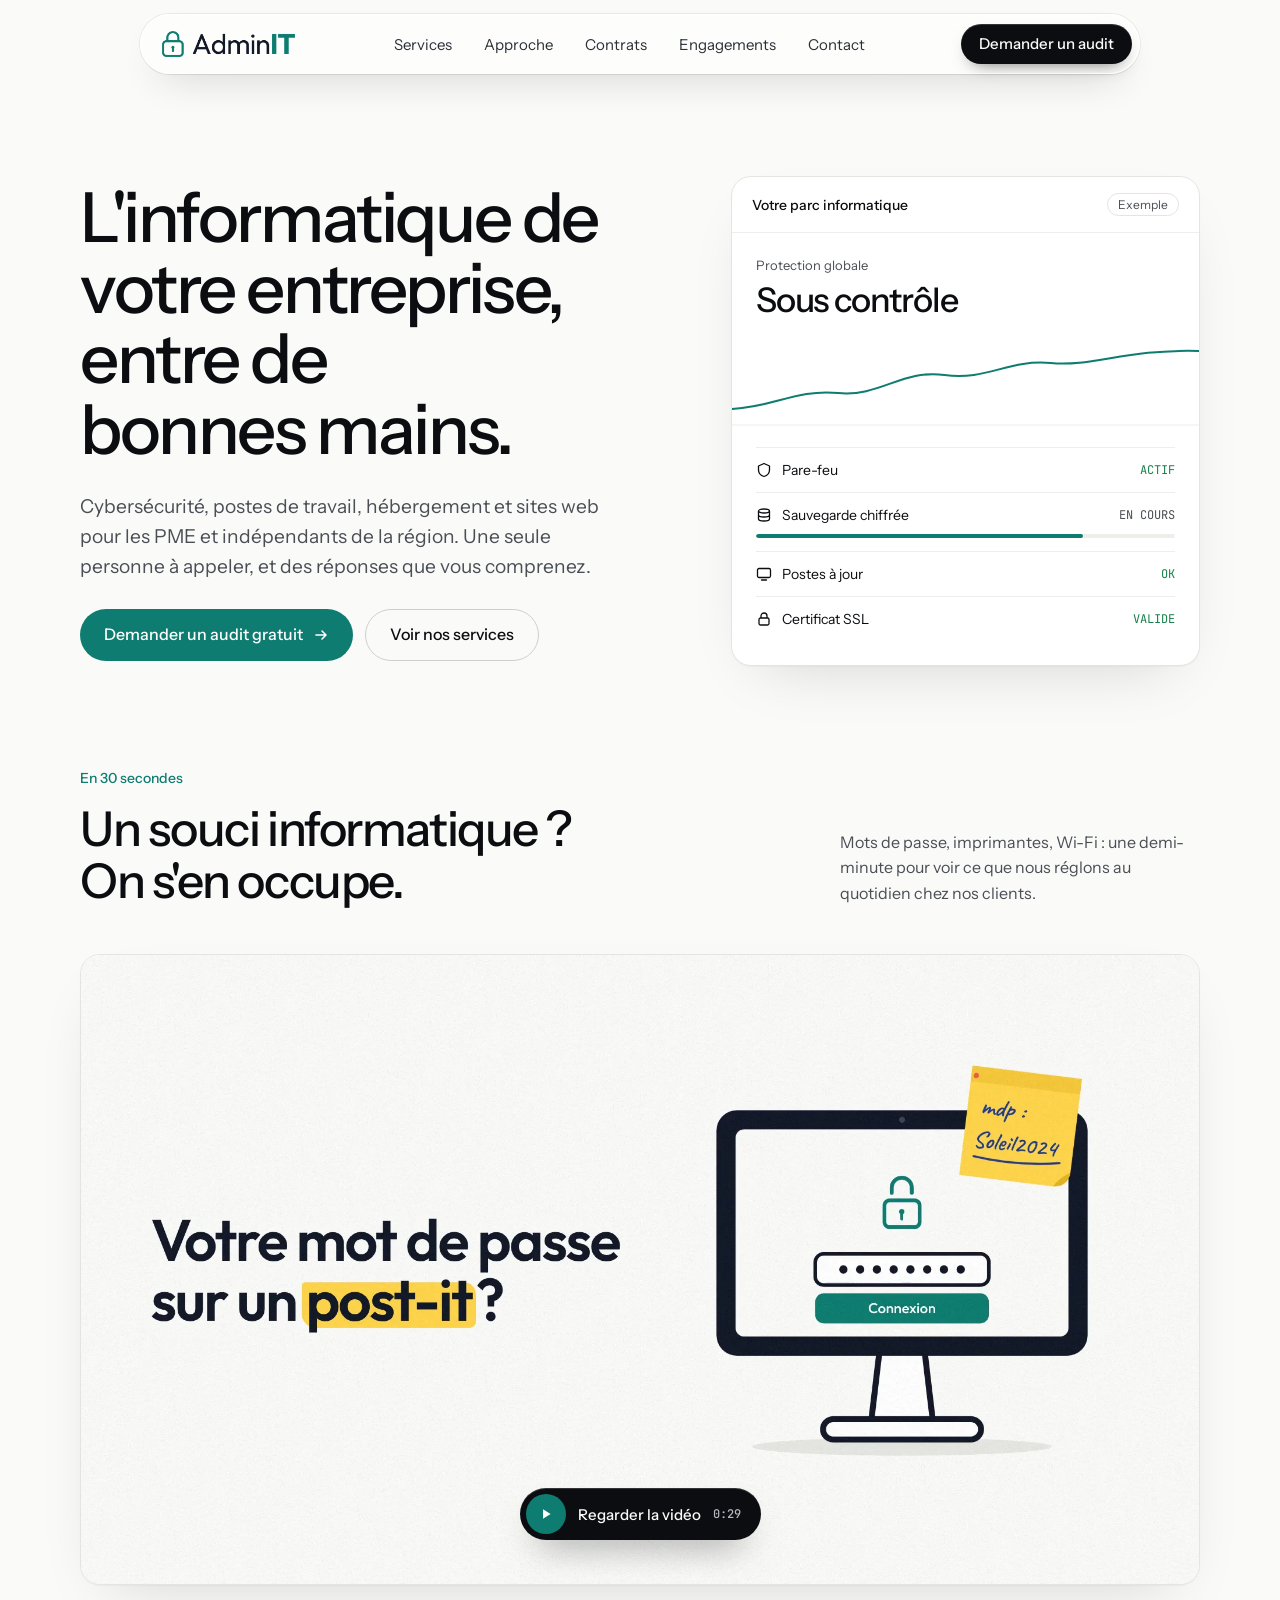
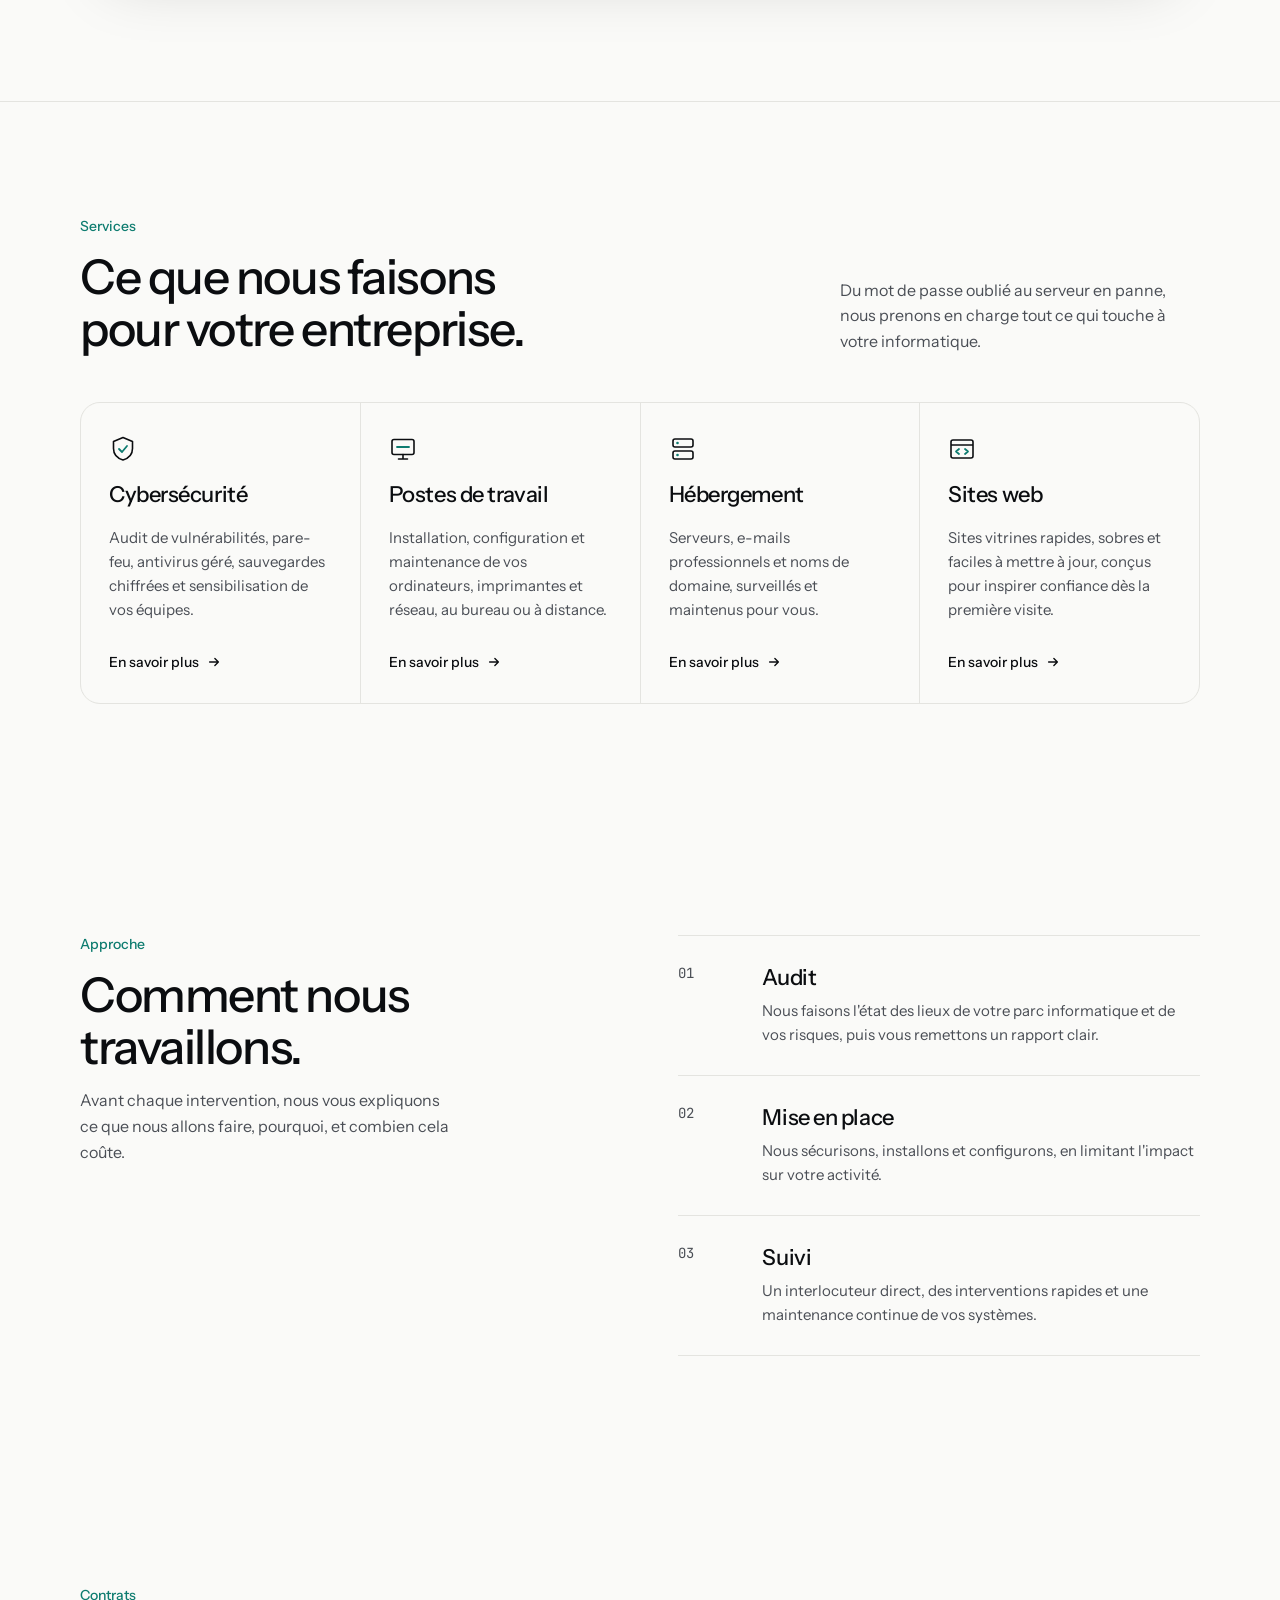
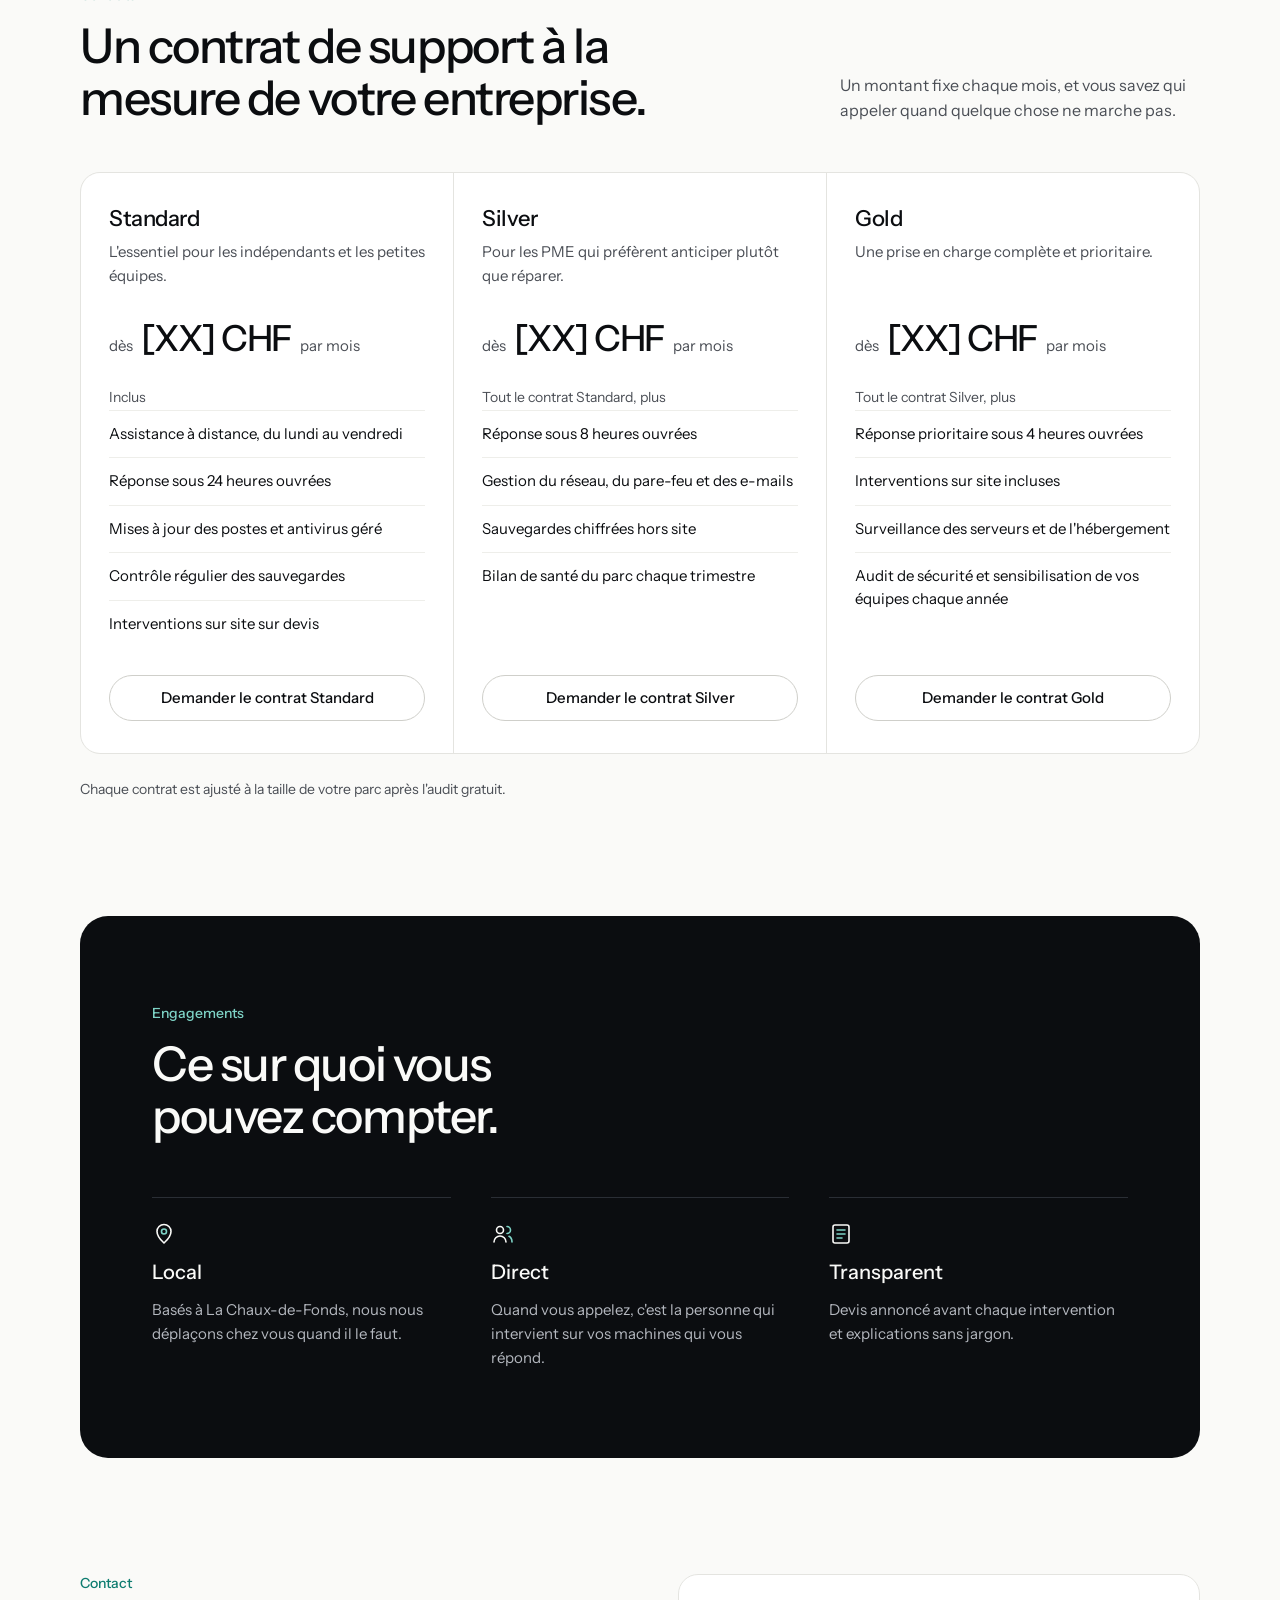
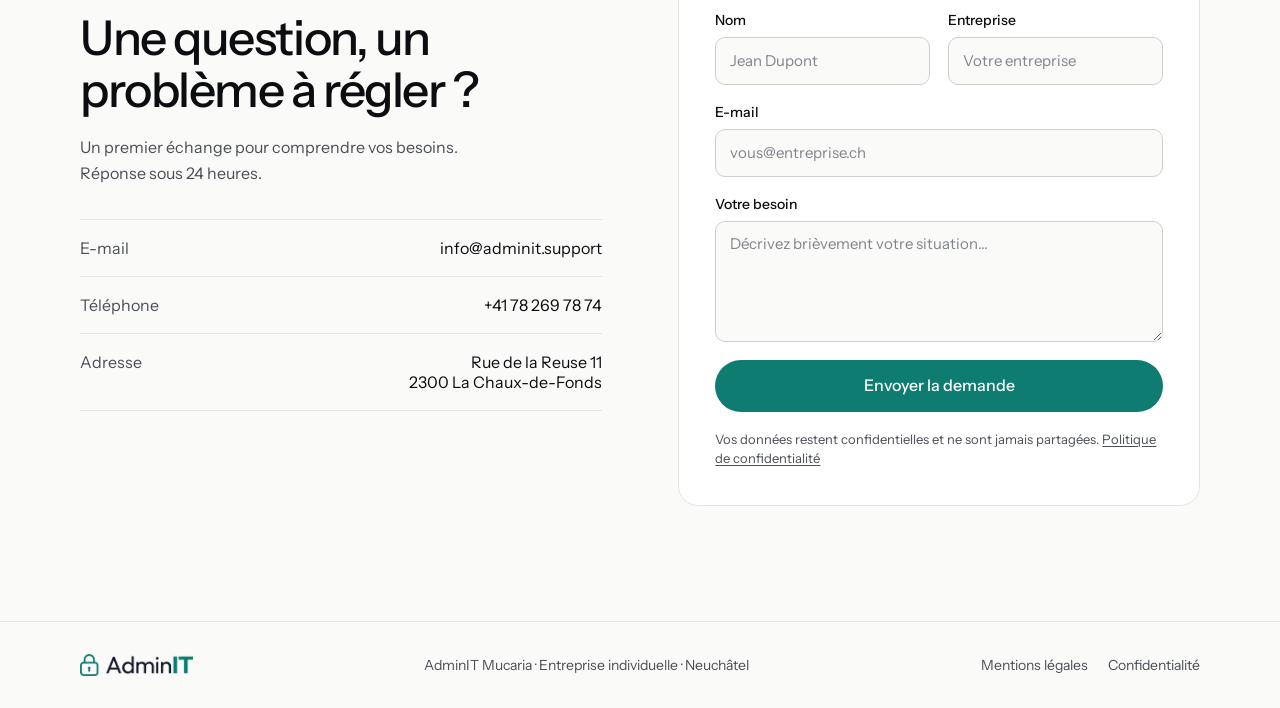
<file: index.html>
<!doctype html>
<html lang="fr">
<head>
<meta charset="utf-8">
<meta name="viewport" content="width=device-width, initial-scale=1">
<title>AdminIT — Cybersécurité et support informatique · La Chaux-de-Fonds</title>
<meta name="description" content="Cybersécurité, postes de travail, hébergement et sites web pour les PME et indépendants de la région neuchâteloise. Un seul interlocuteur, des réponses claires.">
<link rel="canonical" href="https://adminit.support/">
<meta name="theme-color" content="#FAFAF8">

<meta property="og:type" content="website">
<meta property="og:locale" content="fr_CH">
<meta property="og:site_name" content="AdminIT">
<meta property="og:title" content="AdminIT — Cybersécurité et support informatique">
<meta property="og:description" content="Cybersécurité, postes de travail, hébergement et sites web pour les PME et indépendants de la région neuchâteloise. Un seul interlocuteur, des réponses claires.">
<meta property="og:url" content="https://adminit.support/">
<meta property="og:image" content="https://adminit.support/assets/og-image.png">
<meta property="og:image:width" content="1200">
<meta property="og:image:height" content="630">
<meta property="og:image:alt" content="Logo AdminIT — Cybersécurité · Support informatique">
<meta name="twitter:card" content="summary_large_image">

<link rel="icon" type="image/png" href="assets/favicon.png">
<link rel="apple-touch-icon" href="assets/apple-touch-icon.png">

<link rel="preconnect" href="https://fonts.googleapis.com">
<link rel="preconnect" href="https://fonts.gstatic.com" crossorigin>
<link rel="stylesheet" href="https://fonts.googleapis.com/css2?family=Instrument+Sans:wght@400;500;600&amp;family=JetBrains+Mono:wght@400;500&amp;display=swap">
<link rel="stylesheet" href="styles.css">
<script>document.documentElement.classList.add('js')</script>
<script src="script.js" defer></script>

<script type="application/ld+json">
{
  "@context": "https://schema.org",
  "@type": "ProfessionalService",
  "name": "AdminIT",
  "legalName": "AdminIT Mucaria",
  "description": "Cybersécurité, postes de travail, hébergement et sites web pour les PME et indépendants de la région neuchâteloise.",
  "url": "https://adminit.support/",
  "logo": "https://adminit.support/assets/logo-adminit.png",
  "image": "https://adminit.support/assets/og-image.png",
  "email": "info@adminit.support",
  "telephone": "+41 78 269 78 74",
  "address": {
    "@type": "PostalAddress",
    "streetAddress": "Rue de la Reuse 11",
    "postalCode": "2300",
    "addressLocality": "La Chaux-de-Fonds",
    "addressRegion": "NE",
    "addressCountry": "CH"
  },
  "areaServed": "Canton de Neuchâtel"
}
</script>
</head>
<body>
<a class="skip-link" href="#contenu">Aller au contenu</a>

<header class="site-header">
  <div class="nav-shell">
    <a class="brand" href="#top" aria-label="AdminIT — retour en haut de page">
      <img src="assets/logo-adminit.png" alt="AdminIT" width="153" height="30">
    </a>
    <button class="nav-toggle" type="button" aria-expanded="false" aria-controls="site-nav" aria-label="Ouvrir le menu">
      <span class="nav-toggle-bar"></span>
      <span class="nav-toggle-bar"></span>
    </button>
    <nav id="site-nav" class="site-nav" aria-label="Navigation principale">
      <div class="nav-links">
        <span class="nav-indicator" aria-hidden="true"></span>
        <a href="#services">Services</a>
        <a href="#approche">Approche</a>
        <a href="#contrats">Contrats</a>
        <a href="#engagements">Engagements</a>
        <a href="#contact">Contact</a>
      </div>
      <a class="btn btn-dark nav-cta" href="#contact">Demander un audit</a>
    </nav>
  </div>
</header>

<main id="contenu">

<section id="top" class="container hero">
  <div class="hero-copy">
    <h1 class="hero-title reveal d1">L'informatique de votre entreprise, entre de bonnes mains.</h1>
    <p class="hero-lead reveal d2">Cybersécurité, postes de travail, hébergement et sites web pour les PME et indépendants de la région. Une seule personne à appeler, et des réponses que vous comprenez.</p>
    <div class="hero-actions reveal d3">
      <a class="btn btn-accent btn-lg" href="#contact">Demander un audit gratuit
        <svg class="arr" width="16" height="16" viewBox="0 0 16 16" fill="none" aria-hidden="true"><path d="M3 8h10M9 4l4 4-4 4" stroke="currentColor" stroke-width="1.6" stroke-linecap="round" stroke-linejoin="round"/></svg>
      </a>
      <a class="btn btn-outline btn-lg" href="#services">Voir nos services</a>
    </div>
  </div>

  <figure class="status-card reveal d4" aria-label="Exemple d'état d'un parc informatique">
    <div class="status-bar">
      <figcaption class="status-title">Votre parc informatique</figcaption>
      <span class="status-tag">Exemple</span>
    </div>
    <div class="status-summary">
      <span class="status-summary-label">Protection globale</span>
      <span class="status-summary-value">Sous contrôle</span>
    </div>
    <svg class="status-chart" viewBox="0 0 440 110" width="100%" height="110" preserveAspectRatio="none" aria-hidden="true">
      <path class="chart-line" d="M0 80 C 40 78, 60 60, 100 64 S 160 40, 200 46 S 260 30, 300 34 S 370 20, 440 22" pathLength="100"/>
      <line class="chart-base" x1="0" y1="96" x2="440" y2="96" stroke-width="1"/>
    </svg>
    <ul class="status-list">
      <li class="status-row">
        <span class="status-label"><svg width="16" height="16" viewBox="0 0 16 16" fill="none" aria-hidden="true"><path d="M8 1.5 2.5 4v4c0 3.2 2.4 5.6 5.5 6.5 3.1-.9 5.5-3.3 5.5-6.5V4L8 1.5Z" stroke="currentColor" stroke-width="1.3" stroke-linejoin="round"/></svg>Pare-feu</span>
        <span class="status-value status-value--ok">ACTIF</span>
      </li>
      <li class="status-row status-row--stack">
        <div class="status-row-head">
          <span class="status-label"><svg width="16" height="16" viewBox="0 0 16 16" fill="none" aria-hidden="true"><ellipse cx="8" cy="4" rx="5.5" ry="2" stroke="currentColor" stroke-width="1.3"/><path d="M2.5 4v8c0 1.1 2.5 2 5.5 2s5.5-.9 5.5-2V4M2.5 8c0 1.1 2.5 2 5.5 2s5.5-.9 5.5-2" stroke="currentColor" stroke-width="1.3"/></svg>Sauvegarde chiffrée</span>
          <span class="status-value">EN COURS</span>
        </div>
        <div class="progress" aria-hidden="true"><div class="progress-bar"></div></div>
      </li>
      <li class="status-row">
        <span class="status-label"><svg width="16" height="16" viewBox="0 0 16 16" fill="none" aria-hidden="true"><rect x="1.5" y="2.5" width="13" height="9" rx="1.5" stroke="currentColor" stroke-width="1.3"/><path d="M5.5 14h5" stroke="currentColor" stroke-width="1.3" stroke-linecap="round"/></svg>Postes à jour</span>
        <span class="status-value status-value--ok">OK</span>
      </li>
      <li class="status-row">
        <span class="status-label"><svg width="16" height="16" viewBox="0 0 16 16" fill="none" aria-hidden="true"><rect x="3" y="7" width="10" height="7" rx="1.5" stroke="currentColor" stroke-width="1.3"/><path d="M5 7V5a3 3 0 0 1 6 0v2" stroke="currentColor" stroke-width="1.3"/></svg>Certificat SSL</span>
        <span class="status-value status-value--ok">VALIDE</span>
      </li>
    </ul>
  </figure>
</section>

<section id="presentation" class="container presentation">
  <div class="section-head">
    <div class="section-title reveal">
      <span class="eyebrow">En 30 secondes</span>
      <h2 class="h2">Un souci informatique&nbsp;? On s'en occupe.</h2>
    </div>
    <p class="section-intro reveal">Mots de passe, imprimantes, Wi-Fi&nbsp;: une demi-minute pour voir ce que nous réglons au quotidien chez nos clients.</p>
  </div>

  <div class="video-card reveal">
    <!-- Les deux formats suivent le même seuil que .video-frame dans styles.css (600 px) -->
    <div class="video-frame" data-video>
      <video class="video-media" controls muted playsinline preload="none" poster="assets/video/adminit-presentation-16x9.webp" aria-label="Vidéo de présentation d'AdminIT, 29 secondes">
        <source src="assets/video/adminit-presentation-16x9.mp4" type="video/mp4" media="(min-width: 600px)" data-poster="assets/video/adminit-presentation-16x9.webp">
        <source src="assets/video/adminit-presentation-9x16.mp4" type="video/mp4" data-poster="assets/video/adminit-presentation-9x16.webp">
      </video>

      <button class="video-play" type="button" data-video-play>
        <span class="video-play-icon" aria-hidden="true"><svg width="16" height="16" viewBox="0 0 16 16" fill="none"><path d="M5 3.2v9.6l7.6-4.8L5 3.2Z" fill="currentColor"/></svg></span>
        <span data-video-play-label>Regarder la vidéo</span>
        <span class="video-play-time" aria-hidden="true">0:29</span>
      </button>

      <div class="video-controls">
        <button class="video-btn video-btn--icon" type="button" data-video-toggle aria-label="Mettre la vidéo en pause">
          <svg class="ico-pause" width="16" height="16" viewBox="0 0 16 16" fill="none" aria-hidden="true"><path d="M5.5 3.5v9M10.5 3.5v9" stroke="currentColor" stroke-width="1.8" stroke-linecap="round"/></svg>
          <svg class="ico-play" width="16" height="16" viewBox="0 0 16 16" fill="none" aria-hidden="true"><path d="M5 3.2v9.6l7.6-4.8L5 3.2Z" fill="currentColor"/></svg>
        </button>
        <button class="video-btn" type="button" data-video-sound>
          <svg class="ico-sound-off" width="16" height="16" viewBox="0 0 16 16" fill="none" aria-hidden="true"><path d="M2 6h2.4L8 3v10l-3.6-3H2V6Z" stroke="currentColor" stroke-width="1.4" stroke-linejoin="round"/><path d="m10.5 6 3.5 4M14 6l-3.5 4" stroke="currentColor" stroke-width="1.4" stroke-linecap="round"/></svg>
          <svg class="ico-sound-on" width="16" height="16" viewBox="0 0 16 16" fill="none" aria-hidden="true"><path d="M2 6h2.4L8 3v10l-3.6-3H2V6Z" stroke="currentColor" stroke-width="1.4" stroke-linejoin="round"/><path d="M10.6 5.8a3 3 0 0 1 0 4.4M12.7 3.8a6 6 0 0 1 0 8.4" stroke="currentColor" stroke-width="1.4" stroke-linecap="round"/></svg>
          <span data-video-sound-label>Regarder avec le son</span>
        </button>
      </div>

      <div class="video-progress" aria-hidden="true"><div class="video-progress-bar" data-video-progress></div></div>
    </div>
  </div>
</section>

<!-- RÉFÉRENCES — masqué en attendant de vrais logos clients.
     Pour l'afficher : supprimer cette ligne et la ligne « FIN RÉFÉRENCES » plus bas,
     puis remplacer chaque [Logo client] par <img src="assets/clients/nom.png" alt="Nom du client">.
<section class="trust" aria-label="Références">
  <div class="container trust-inner">
    <p class="trust-label reveal">Ils nous font confiance</p>
    <ul class="trust-logos reveal">
      <li class="trust-logo">[Logo client]</li>
      <li class="trust-logo">[Logo client]</li>
      <li class="trust-logo">[Logo client]</li>
      <li class="trust-logo">[Logo client]</li>
      <li class="trust-logo">[Logo client]</li>
    </ul>
  </div>
</section>
FIN RÉFÉRENCES -->
<hr class="section-divider">

<section id="services" class="container section">
  <div class="section-head">
    <div class="section-title reveal">
      <span class="eyebrow">Services</span>
      <h2 class="h2">Ce que nous faisons pour votre entreprise.</h2>
    </div>
    <p class="section-intro reveal">Du mot de passe oublié au serveur en panne, nous prenons en charge tout ce qui touche à votre informatique.</p>
  </div>

  <div class="services-grid reveal">
    <a class="svc" href="cybersecurite.html">
      <div class="svc-top">
        <svg width="28" height="28" viewBox="0 0 28 28" fill="none" aria-hidden="true"><path d="M14 2.5 4.5 6.5v7c0 5.6 4 9.8 9.5 11.5 5.5-1.7 9.5-5.9 9.5-11.5v-7L14 2.5Z" stroke="currentColor" stroke-width="1.6" stroke-linejoin="round"/><path class="ico-accent" d="m10 14 3 3 5-6" stroke-width="1.8" stroke-linecap="round" stroke-linejoin="round"/></svg>
      </div>
      <h3 class="svc-title">Cybersécurité</h3>
      <p class="svc-text">Audit de vulnérabilités, pare-feu, antivirus géré, sauvegardes chiffrées et sensibilisation de vos équipes.</p>
      <span class="svc-more">En savoir plus <svg class="arr" width="14" height="14" viewBox="0 0 16 16" fill="none" aria-hidden="true"><path d="M3 8h10M9 4l4 4-4 4" stroke="currentColor" stroke-width="1.6" stroke-linecap="round" stroke-linejoin="round"/></svg></span>
    </a>

    <a class="svc" href="postes-de-travail.html">
      <div class="svc-top">
        <svg width="28" height="28" viewBox="0 0 28 28" fill="none" aria-hidden="true"><rect x="3" y="4.5" width="22" height="15" rx="2" stroke="currentColor" stroke-width="1.6"/><path d="M9.5 24h9M14 19.5V24" stroke="currentColor" stroke-width="1.6" stroke-linecap="round"/><path class="ico-accent" d="M8 12h12" stroke-width="1.8" stroke-linecap="round"/></svg>
      </div>
      <h3 class="svc-title">Postes de travail</h3>
      <p class="svc-text">Installation, configuration et maintenance de vos ordinateurs, imprimantes et réseau, au bureau ou à distance.</p>
      <span class="svc-more">En savoir plus <svg class="arr" width="14" height="14" viewBox="0 0 16 16" fill="none" aria-hidden="true"><path d="M3 8h10M9 4l4 4-4 4" stroke="currentColor" stroke-width="1.6" stroke-linecap="round" stroke-linejoin="round"/></svg></span>
    </a>

    <a class="svc" href="hebergement.html">
      <div class="svc-top">
        <svg width="28" height="28" viewBox="0 0 28 28" fill="none" aria-hidden="true"><rect x="4" y="4" width="20" height="8" rx="2" stroke="currentColor" stroke-width="1.6"/><rect x="4" y="16" width="20" height="8" rx="2" stroke="currentColor" stroke-width="1.6"/><circle class="ico-accent-fill" cx="8.5" cy="8" r="1.3"/><circle class="ico-accent-fill" cx="8.5" cy="20" r="1.3"/></svg>
      </div>
      <h3 class="svc-title">Hébergement</h3>
      <p class="svc-text">Serveurs, e-mails professionnels et noms de domaine, surveillés et maintenus pour vous.</p>
      <span class="svc-more">En savoir plus <svg class="arr" width="14" height="14" viewBox="0 0 16 16" fill="none" aria-hidden="true"><path d="M3 8h10M9 4l4 4-4 4" stroke="currentColor" stroke-width="1.6" stroke-linecap="round" stroke-linejoin="round"/></svg></span>
    </a>

    <a class="svc" href="sites-web.html">
      <div class="svc-top">
        <svg width="28" height="28" viewBox="0 0 28 28" fill="none" aria-hidden="true"><rect x="3" y="5" width="22" height="18" rx="2" stroke="currentColor" stroke-width="1.6"/><path d="M3 10h22" stroke="currentColor" stroke-width="1.6"/><path class="ico-accent" d="m11 14-3 2.5 3 2.5M17 14l3 2.5-3 2.5" stroke-width="1.8" stroke-linecap="round" stroke-linejoin="round"/></svg>
      </div>
      <h3 class="svc-title">Sites web</h3>
      <p class="svc-text">Sites vitrines rapides, sobres et faciles à mettre à jour, conçus pour inspirer confiance dès la première visite.</p>
      <span class="svc-more">En savoir plus <svg class="arr" width="14" height="14" viewBox="0 0 16 16" fill="none" aria-hidden="true"><path d="M3 8h10M9 4l4 4-4 4" stroke="currentColor" stroke-width="1.6" stroke-linecap="round" stroke-linejoin="round"/></svg></span>
    </a>
  </div>
</section>

<section id="approche" class="approach">
  <div class="container section approach-inner">
    <div class="approach-intro reveal">
      <span class="eyebrow">Approche</span>
      <h2 class="h2">Comment nous travaillons.</h2>
      <p class="text-lead">Avant chaque intervention, nous vous expliquons ce que nous allons faire, pourquoi, et combien cela coûte.</p>
    </div>
    <ol class="steps">
      <li class="step reveal">
        <span class="step-num">01</span>
        <div class="step-body">
          <h3 class="step-title">Audit</h3>
          <p class="step-text">Nous faisons l'état des lieux de votre parc informatique et de vos risques, puis vous remettons un rapport clair.</p>
        </div>
      </li>
      <li class="step reveal">
        <span class="step-num">02</span>
        <div class="step-body">
          <h3 class="step-title">Mise en place</h3>
          <p class="step-text">Nous sécurisons, installons et configurons, en limitant l'impact sur votre activité.</p>
        </div>
      </li>
      <li class="step reveal">
        <span class="step-num">03</span>
        <div class="step-body">
          <h3 class="step-title">Suivi</h3>
          <p class="step-text">Un interlocuteur direct, des interventions rapides et une maintenance continue de vos systèmes.</p>
        </div>
      </li>
    </ol>
  </div>
</section>

<!-- CONTRATS DE SUPPORT — contenu proposé, à valider avant la mise en ligne :
     remplacer chaque [XX] par le prix de départ et ajuster les délais et les prestations. -->
<section id="contrats" class="container section">
  <div class="section-head">
    <div class="section-title reveal">
      <span class="eyebrow">Contrats</span>
      <h2 class="h2">Un contrat de support à la mesure de votre entreprise.</h2>
    </div>
    <p class="section-intro reveal">Un montant fixe chaque mois, et vous savez qui appeler quand quelque chose ne marche pas.</p>
  </div>

  <ul class="plans reveal">
    <li class="plan">
      <div class="plan-head">
        <h3 class="plan-name">Standard</h3>
        <p class="plan-desc">L'essentiel pour les indépendants et les petites équipes.</p>
      </div>
      <p class="plan-price"><span>dès</span> <span class="plan-price-amount">[XX] CHF</span> <span>par mois</span></p>
      <div class="plan-body">
        <p class="plan-includes">Inclus</p>
        <ul class="plan-features">
          <li>Assistance à distance, du lundi au vendredi</li>
          <li>Réponse sous 24 heures ouvrées</li>
          <li>Mises à jour des postes et antivirus géré</li>
          <li>Contrôle régulier des sauvegardes</li>
          <li>Interventions sur site sur devis</li>
        </ul>
      </div>
      <a class="btn btn-outline plan-cta" href="#contact" data-plan="Standard">Demander le contrat Standard</a>
    </li>
    <li class="plan">
      <div class="plan-head">
        <h3 class="plan-name">Silver</h3>
        <p class="plan-desc">Pour les PME qui préfèrent anticiper plutôt que réparer.</p>
      </div>
      <p class="plan-price"><span>dès</span> <span class="plan-price-amount">[XX] CHF</span> <span>par mois</span></p>
      <div class="plan-body">
        <p class="plan-includes">Tout le contrat Standard, plus</p>
        <ul class="plan-features">
          <li>Réponse sous 8 heures ouvrées</li>
          <li>Gestion du réseau, du pare-feu et des e-mails</li>
          <li>Sauvegardes chiffrées hors site</li>
          <li>Bilan de santé du parc chaque trimestre</li>
        </ul>
      </div>
      <a class="btn btn-outline plan-cta" href="#contact" data-plan="Silver">Demander le contrat Silver</a>
    </li>
    <li class="plan">
      <div class="plan-head">
        <h3 class="plan-name">Gold</h3>
        <p class="plan-desc">Une prise en charge complète et prioritaire.</p>
      </div>
      <p class="plan-price"><span>dès</span> <span class="plan-price-amount">[XX] CHF</span> <span>par mois</span></p>
      <div class="plan-body">
        <p class="plan-includes">Tout le contrat Silver, plus</p>
        <ul class="plan-features">
          <li>Réponse prioritaire sous 4 heures ouvrées</li>
          <li>Interventions sur site incluses</li>
          <li>Surveillance des serveurs et de l'hébergement</li>
          <li>Audit de sécurité et sensibilisation de vos équipes chaque année</li>
        </ul>
      </div>
      <a class="btn btn-outline plan-cta" href="#contact" data-plan="Gold">Demander le contrat Gold</a>
    </li>
  </ul>
  <p class="plans-note reveal">Chaque contrat est ajusté à la taille de votre parc après l'audit gratuit.</p>
</section>

<section id="engagements" class="engagements">
  <div class="container">
    <div class="engagements-panel">
      <div class="engagements-head reveal">
        <span class="eyebrow">Engagements</span>
        <h2 class="h2">Ce sur quoi vous pouvez compter.</h2>
      </div>
      <ul class="pillars">
        <li class="pillar reveal">
          <svg width="24" height="24" viewBox="0 0 24 24" fill="none" aria-hidden="true"><path d="M12 21s-7-6.2-7-11.5A7 7 0 0 1 19 9.5C19 14.8 12 21 12 21Z" stroke="currentColor" stroke-width="1.6"/><circle class="ico-accent" cx="12" cy="9.5" r="2.5" stroke-width="1.6"/></svg>
          <h3>Local</h3>
          <p>Basés à La Chaux-de-Fonds, nous nous déplaçons chez vous quand il le faut.</p>
        </li>
        <li class="pillar reveal">
          <svg width="24" height="24" viewBox="0 0 24 24" fill="none" aria-hidden="true"><circle cx="9" cy="8" r="3.5" stroke="currentColor" stroke-width="1.6"/><path d="M3 20c0-3.3 2.7-6 6-6s6 2.7 6 6" stroke="currentColor" stroke-width="1.6" stroke-linecap="round"/><path class="ico-accent" d="M16 4.5a3.5 3.5 0 0 1 0 7M18 14.3c1.8.9 3 2.9 3 5.7" stroke-width="1.6" stroke-linecap="round"/></svg>
          <h3>Direct</h3>
          <p>Quand vous appelez, c'est la personne qui intervient sur vos machines qui vous répond.</p>
        </li>
        <li class="pillar reveal">
          <svg width="24" height="24" viewBox="0 0 24 24" fill="none" aria-hidden="true"><rect x="4" y="3" width="16" height="18" rx="2" stroke="currentColor" stroke-width="1.6"/><path class="ico-accent" d="M8 8h8M8 12h8M8 16h5" stroke-width="1.6" stroke-linecap="round"/></svg>
          <h3>Transparent</h3>
          <p>Devis annoncé avant chaque intervention et explications sans jargon.</p>
        </li>
      </ul>
      <!-- TÉMOIGNAGE — masqué en attendant un vrai avis client. Pour l'afficher, retirer les balises de commentaire.
      <figure class="testimonial reveal">
        <blockquote>« [Témoignage d'un client satisfait, une ou deux phrases sur le sérieux et la réactivité.] »</blockquote>
        <figcaption>[Prénom Nom] — [Entreprise, ville]</figcaption>
      </figure>
      -->
    </div>
  </div>
</section>

<section id="contact" class="container section contact">
  <div class="contact-intro reveal">
    <span class="eyebrow">Contact</span>
    <h2 class="h2">Une question, un problème à régler&nbsp;?</h2>
    <p class="text-lead">Un premier échange pour comprendre vos besoins. Réponse sous 24 heures.</p>
    <div class="contact-list">
      <a class="contact-row" href="mailto:info@adminit.support"><span class="contact-row-label">E-mail</span><span class="contact-row-value">info@adminit.support</span></a>
      <a class="contact-row" href="tel:+41782697874"><span class="contact-row-label">Téléphone</span><span class="contact-row-value">+41 78 269 78 74</span></a>
      <div class="contact-row"><span class="contact-row-label">Adresse</span><address class="contact-row-value">Rue de la Reuse 11<br>2300 La Chaux-de-Fonds</address></div>
    </div>
  </div>

  <!-- Formspree : remplacer [FORMSPREE_ID] par l'identifiant du formulaire (ex. xyzabcd) -->
  <form class="contact-form reveal" action="https://formspree.io/f/[FORMSPREE_ID]" method="POST" data-contact-form>
    <input type="hidden" name="_subject" value="Nouvelle demande depuis le site AdminIT">
    <div class="form-honeypot" aria-hidden="true">
      <label for="f-gotcha">Ne pas remplir</label>
      <input id="f-gotcha" type="text" name="_gotcha" tabindex="-1" autocomplete="off">
    </div>
    <div class="form-row">
      <div class="field">
        <label for="f-nom">Nom</label>
        <input id="f-nom" name="nom" type="text" placeholder="Jean Dupont" autocomplete="name" required>
      </div>
      <div class="field">
        <label for="f-ent">Entreprise</label>
        <input id="f-ent" name="entreprise" type="text" placeholder="Votre entreprise" autocomplete="organization">
      </div>
    </div>
    <div class="field">
      <label for="f-mail">E-mail</label>
      <input id="f-mail" name="email" type="email" placeholder="vous@entreprise.ch" autocomplete="email" required>
    </div>
    <div class="field">
      <label for="f-msg">Votre besoin</label>
      <textarea id="f-msg" name="message" rows="5" placeholder="Décrivez brièvement votre situation…" required></textarea>
    </div>
    <button class="btn btn-accent form-submit" type="submit">Envoyer la demande</button>
    <p class="form-status" data-form-status role="status" aria-live="polite"></p>
    <p class="form-note">Vos données restent confidentielles et ne sont jamais partagées. <a href="confidentialite.html">Politique de confidentialité</a></p>
  </form>
</section>

</main>

<footer class="site-footer">
  <div class="container footer-inner">
    <a class="footer-brand" href="#top"><img src="assets/logo-adminit.png" alt="AdminIT" width="113" height="22" loading="lazy"></a>
    <span>AdminIT Mucaria · Entreprise individuelle · Neuchâtel</span>
    <div class="footer-links">
      <a href="mentions-legales.html">Mentions légales</a>
      <a href="confidentialite.html">Confidentialité</a>
    </div>
  </div>
</footer>
</body>
</html>
</file>
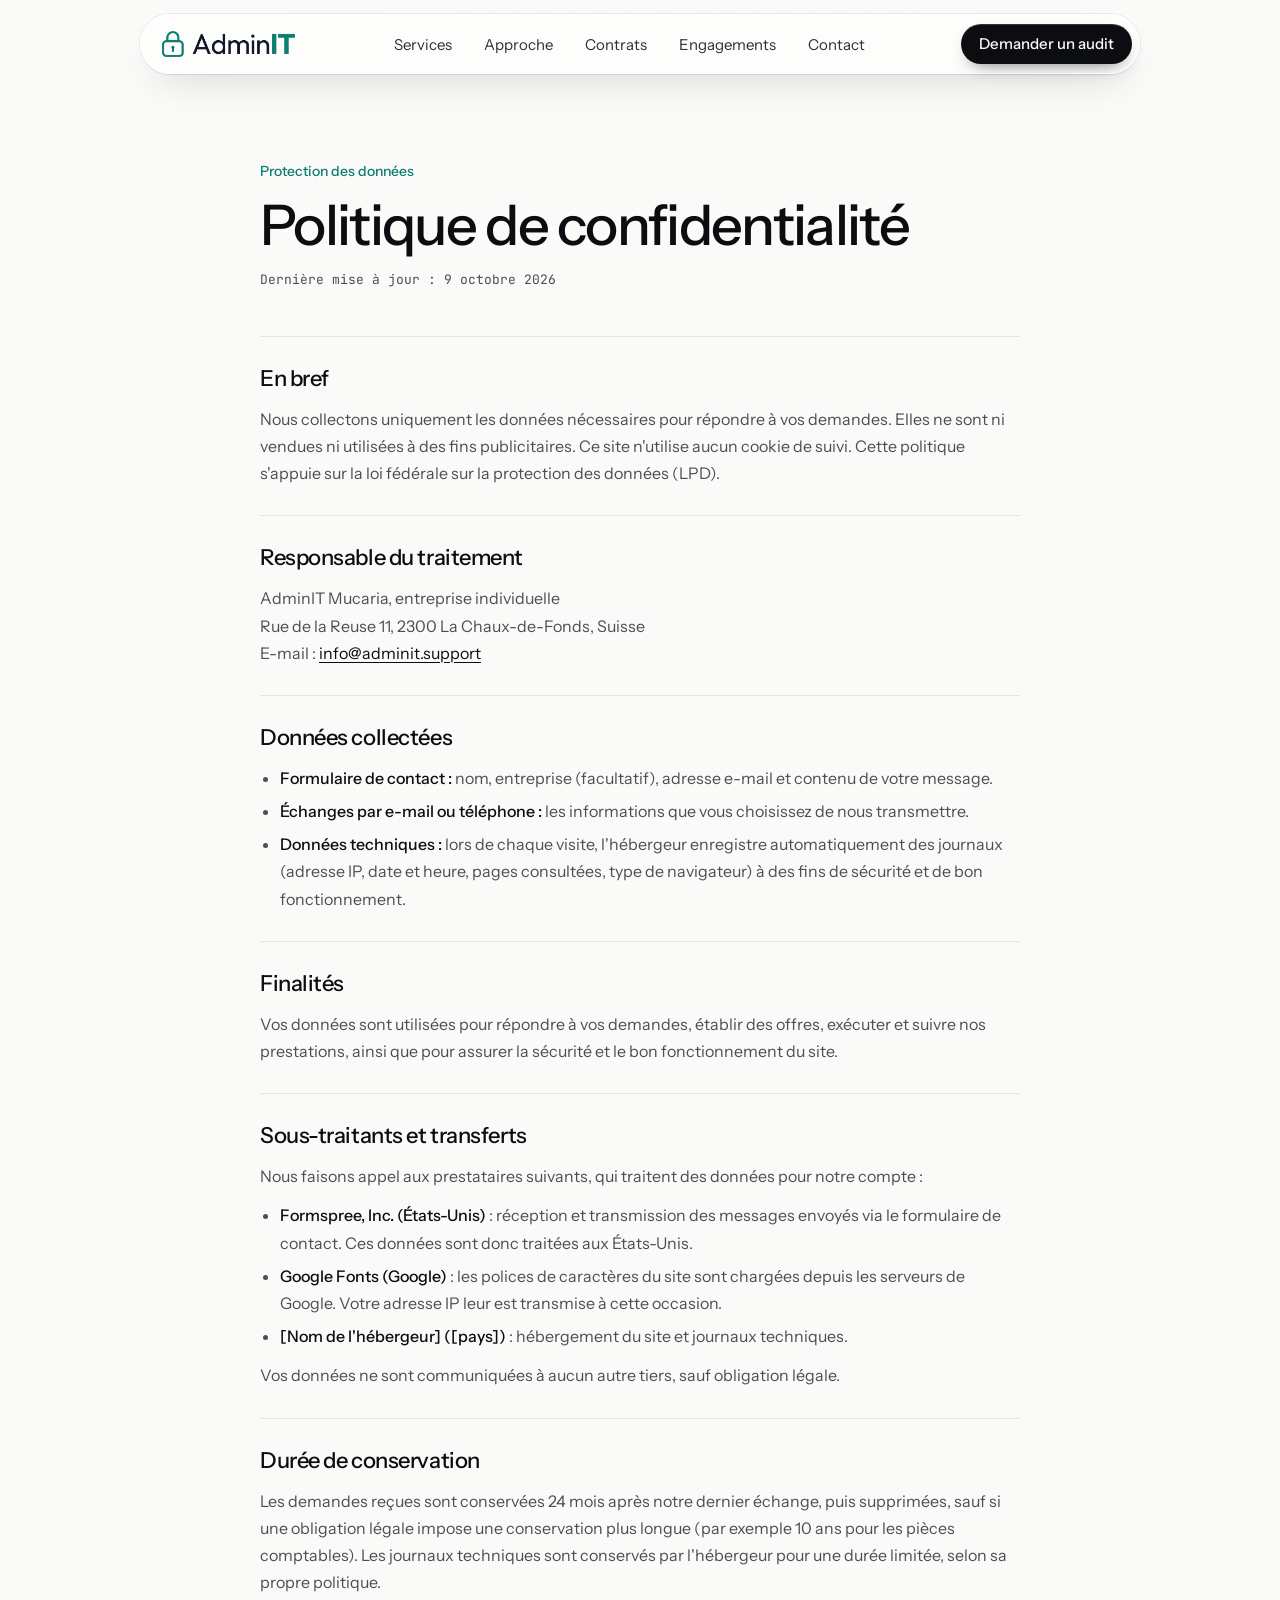
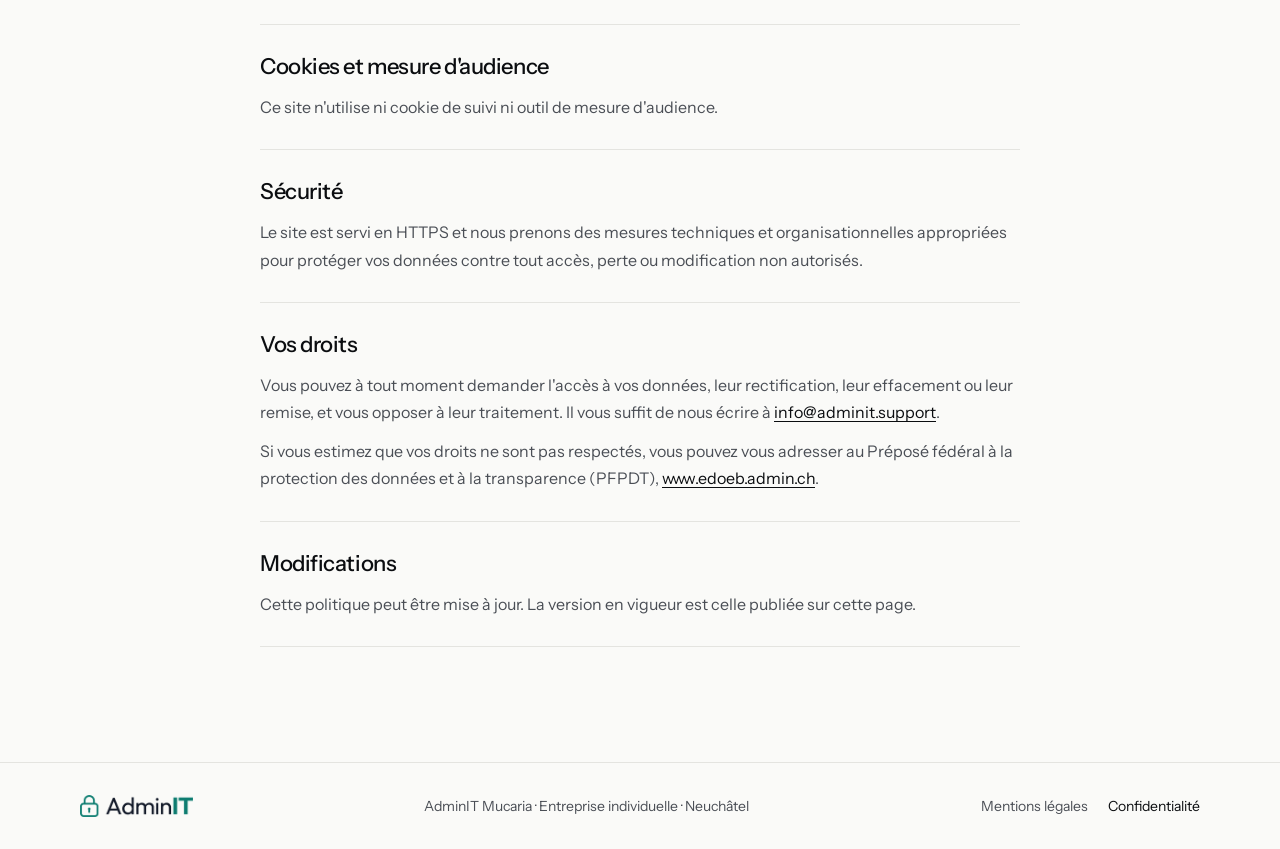
<file: confidentialite.html>
<!doctype html>
<html lang="fr">
<head>
<meta charset="utf-8">
<meta name="viewport" content="width=device-width, initial-scale=1">
<title>Politique de confidentialité — AdminIT</title>
<meta name="description" content="Politique de confidentialité d'AdminIT : données collectées, finalités, sous-traitants, durée de conservation et vos droits selon la LPD.">
<link rel="canonical" href="https://adminit.support/confidentialite.html">
<meta name="theme-color" content="#FAFAF8">

<meta property="og:type" content="website">
<meta property="og:locale" content="fr_CH">
<meta property="og:site_name" content="AdminIT">
<meta property="og:title" content="Politique de confidentialité — AdminIT">
<meta property="og:description" content="Politique de confidentialité d'AdminIT : données collectées, finalités, sous-traitants, durée de conservation et vos droits selon la LPD.">
<meta property="og:url" content="https://adminit.support/confidentialite.html">
<meta property="og:image" content="https://adminit.support/assets/og-image.png">
<meta name="twitter:card" content="summary_large_image">

<link rel="icon" type="image/png" href="assets/favicon.png">
<link rel="apple-touch-icon" href="assets/apple-touch-icon.png">

<link rel="preconnect" href="https://fonts.googleapis.com">
<link rel="preconnect" href="https://fonts.gstatic.com" crossorigin>
<link rel="stylesheet" href="https://fonts.googleapis.com/css2?family=Instrument+Sans:wght@400;500;600&amp;family=JetBrains+Mono:wght@400;500&amp;display=swap">
<link rel="stylesheet" href="styles.css">
<script>document.documentElement.classList.add('js')</script>
<script src="script.js" defer></script>
</head>
<body>
<a class="skip-link" href="#contenu">Aller au contenu</a>

<header class="site-header">
  <div class="nav-shell">
    <a class="brand" href="index.html" aria-label="AdminIT — accueil">
      <img src="assets/logo-adminit.png" alt="AdminIT" width="153" height="30">
    </a>
    <button class="nav-toggle" type="button" aria-expanded="false" aria-controls="site-nav" aria-label="Ouvrir le menu">
      <span class="nav-toggle-bar"></span>
      <span class="nav-toggle-bar"></span>
    </button>
    <nav id="site-nav" class="site-nav" aria-label="Navigation principale">
      <div class="nav-links">
        <span class="nav-indicator" aria-hidden="true"></span>
        <a href="index.html#services">Services</a>
        <a href="index.html#approche">Approche</a>
        <a href="index.html#contrats">Contrats</a>
        <a href="index.html#engagements">Engagements</a>
        <a href="index.html#contact">Contact</a>
      </div>
      <a class="btn btn-dark nav-cta" href="index.html#contact">Demander un audit</a>
    </nav>
  </div>
</header>

<main id="contenu" class="container section legal">
  <div class="legal-head reveal">
    <span class="eyebrow">Protection des données</span>
    <h1 class="legal-title">Politique de confidentialité</h1>
    <p class="legal-updated">Dernière mise à jour : 9 octobre 2026</p>
  </div>

  <section class="legal-section reveal">
    <h2>En bref</h2>
    <p>Nous collectons uniquement les données nécessaires pour répondre à vos demandes. Elles ne sont ni vendues ni utilisées à des fins publicitaires. Ce site n'utilise aucun cookie de suivi. Cette politique s'appuie sur la loi fédérale sur la protection des données (LPD).</p>
  </section>

  <section class="legal-section reveal">
    <h2>Responsable du traitement</h2>
    <p>AdminIT Mucaria, entreprise individuelle<br>
    Rue de la Reuse 11, 2300 La Chaux-de-Fonds, Suisse<br>
    E-mail : <a href="mailto:info@adminit.support">info@adminit.support</a></p>
  </section>

  <section class="legal-section reveal">
    <h2>Données collectées</h2>
    <ul>
      <li><strong>Formulaire de contact :</strong> nom, entreprise (facultatif), adresse e-mail et contenu de votre message.</li>
      <li><strong>Échanges par e-mail ou téléphone :</strong> les informations que vous choisissez de nous transmettre.</li>
      <li><strong>Données techniques :</strong> lors de chaque visite, l'hébergeur enregistre automatiquement des journaux (adresse IP, date et heure, pages consultées, type de navigateur) à des fins de sécurité et de bon fonctionnement.</li>
    </ul>
  </section>

  <section class="legal-section reveal">
    <h2>Finalités</h2>
    <p>Vos données sont utilisées pour répondre à vos demandes, établir des offres, exécuter et suivre nos prestations, ainsi que pour assurer la sécurité et le bon fonctionnement du site.</p>
  </section>

  <section class="legal-section reveal">
    <h2>Sous-traitants et transferts</h2>
    <p>Nous faisons appel aux prestataires suivants, qui traitent des données pour notre compte :</p>
    <ul>
      <li><strong>Formspree, Inc. (États-Unis)</strong> : réception et transmission des messages envoyés via le formulaire de contact. Ces données sont donc traitées aux États-Unis.</li>
      <li><strong>Google Fonts (Google)</strong> : les polices de caractères du site sont chargées depuis les serveurs de Google. Votre adresse IP leur est transmise à cette occasion.</li>
      <li><strong>[Nom de l'hébergeur] ([pays])</strong> : hébergement du site et journaux techniques.</li>
    </ul>
    <p>Vos données ne sont communiquées à aucun autre tiers, sauf obligation légale.</p>
  </section>

  <section class="legal-section reveal">
    <h2>Durée de conservation</h2>
    <p>Les demandes reçues sont conservées 24 mois après notre dernier échange, puis supprimées, sauf si une obligation légale impose une conservation plus longue (par exemple 10 ans pour les pièces comptables). Les journaux techniques sont conservés par l'hébergeur pour une durée limitée, selon sa propre politique.</p>
  </section>

  <section class="legal-section reveal">
    <h2>Cookies et mesure d'audience</h2>
    <p>Ce site n'utilise ni cookie de suivi ni outil de mesure d'audience.</p>
  </section>

  <section class="legal-section reveal">
    <h2>Sécurité</h2>
    <p>Le site est servi en HTTPS et nous prenons des mesures techniques et organisationnelles appropriées pour protéger vos données contre tout accès, perte ou modification non autorisés.</p>
  </section>

  <section class="legal-section reveal">
    <h2>Vos droits</h2>
    <p>Vous pouvez à tout moment demander l'accès à vos données, leur rectification, leur effacement ou leur remise, et vous opposer à leur traitement. Il vous suffit de nous écrire à <a href="mailto:info@adminit.support">info@adminit.support</a>.</p>
    <p>Si vous estimez que vos droits ne sont pas respectés, vous pouvez vous adresser au Préposé fédéral à la protection des données et à la transparence (PFPDT), <a href="https://www.edoeb.admin.ch" rel="noopener">www.edoeb.admin.ch</a>.</p>
  </section>

  <section class="legal-section reveal">
    <h2>Modifications</h2>
    <p>Cette politique peut être mise à jour. La version en vigueur est celle publiée sur cette page.</p>
  </section>
</main>

<footer class="site-footer">
  <div class="container footer-inner">
    <a class="footer-brand" href="index.html"><img src="assets/logo-adminit.png" alt="AdminIT" width="113" height="22" loading="lazy"></a>
    <span>AdminIT Mucaria · Entreprise individuelle · Neuchâtel</span>
    <div class="footer-links">
      <a href="mentions-legales.html">Mentions légales</a>
      <a href="confidentialite.html" aria-current="page">Confidentialité</a>
    </div>
  </div>
</footer>
</body>
</html>
</file>
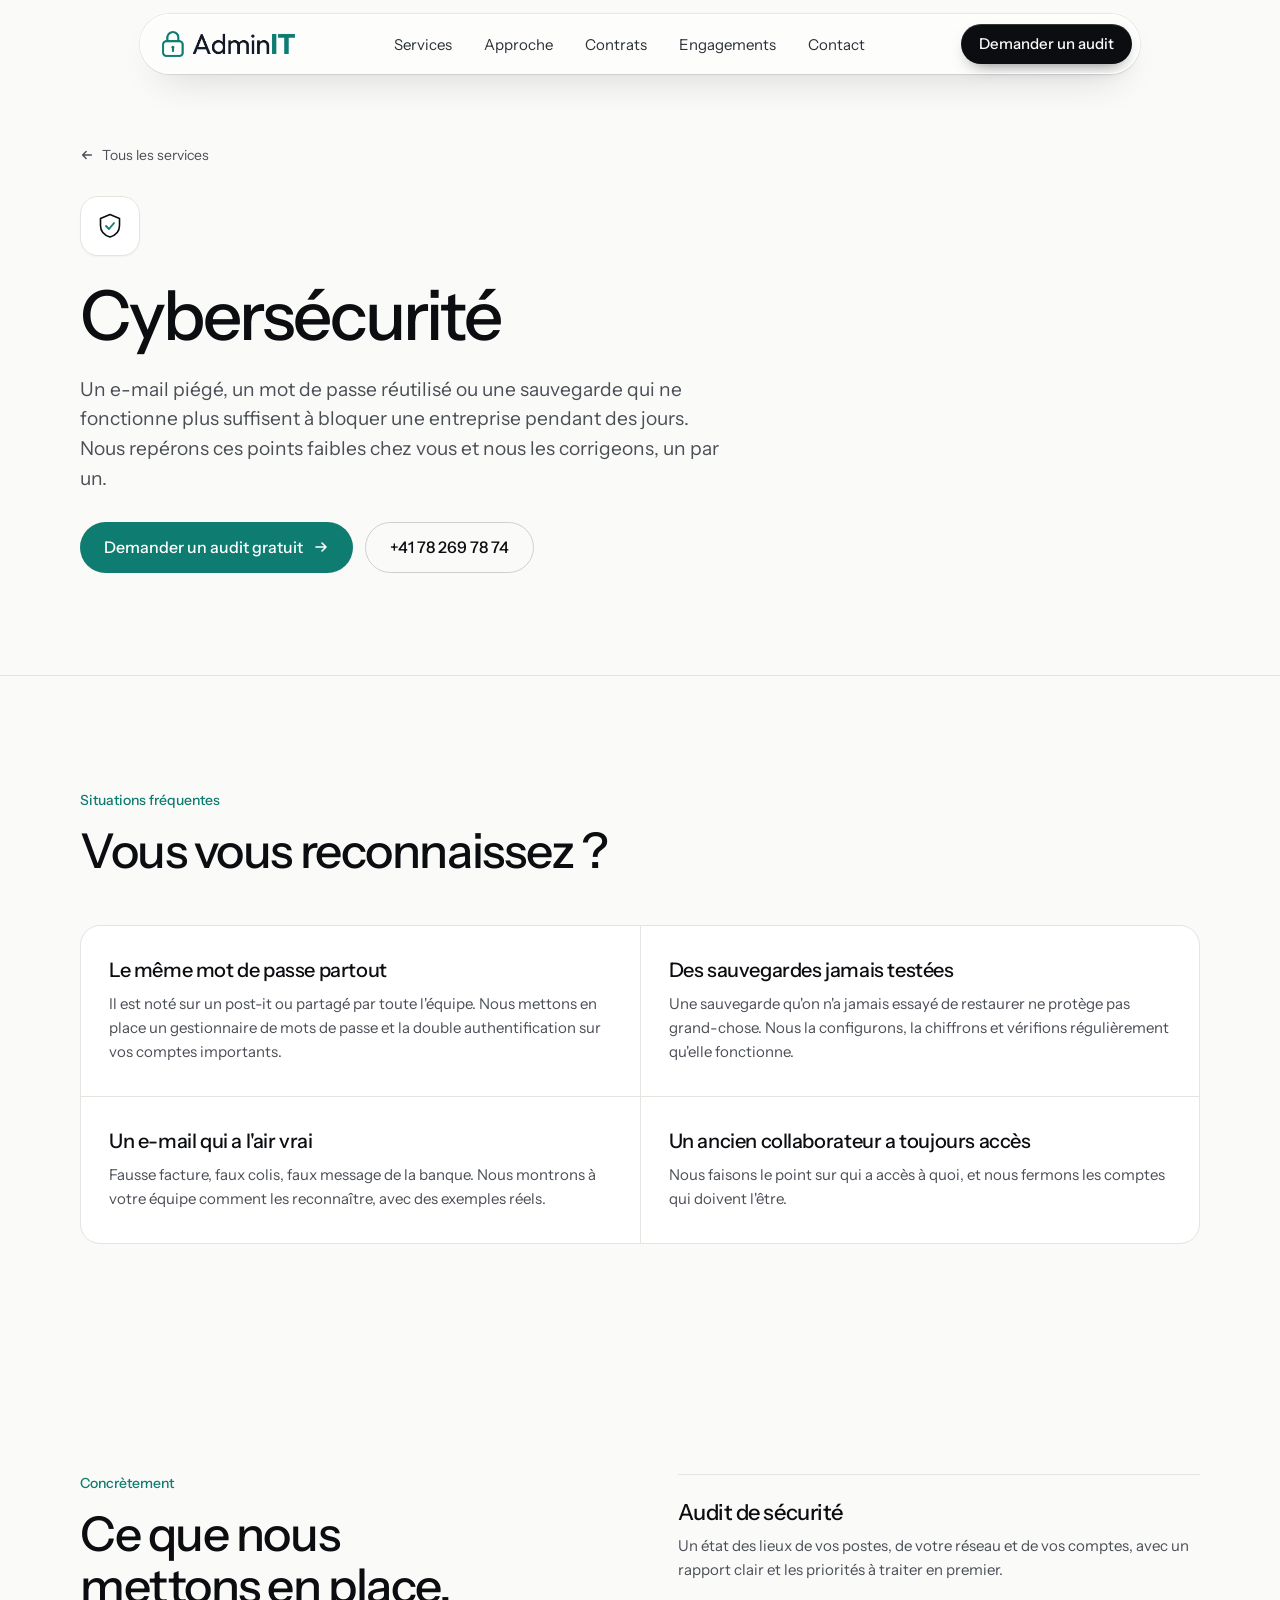
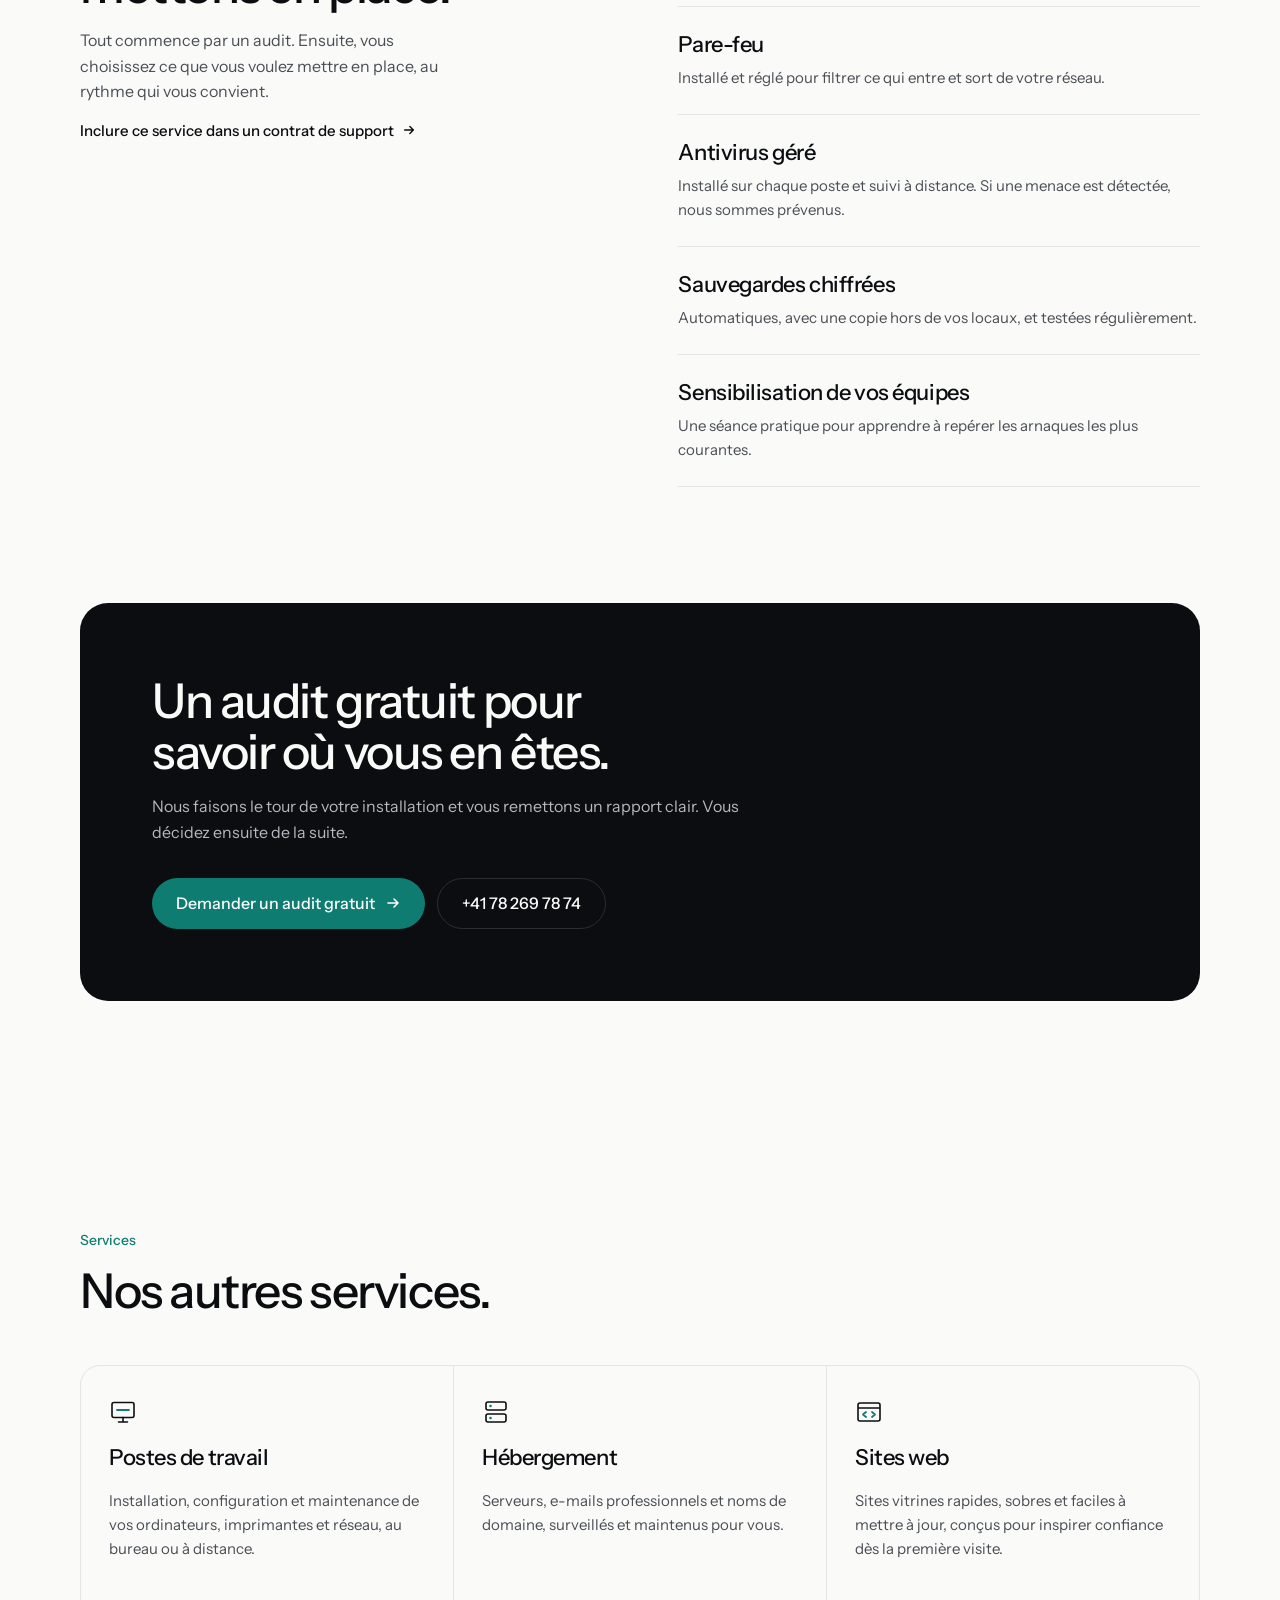
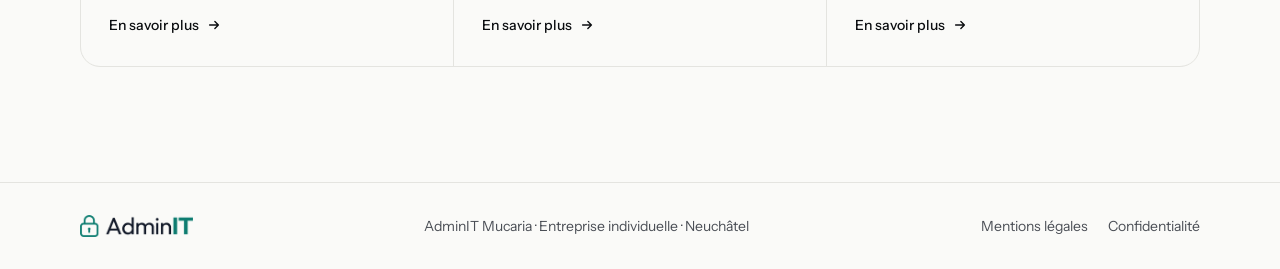
<file: cybersecurite.html>
<!doctype html>
<html lang="fr">
<head>
<meta charset="utf-8">
<meta name="viewport" content="width=device-width, initial-scale=1">
<title>Cybersécurité — AdminIT</title>
<meta name="description" content="Audit de sécurité, pare-feu, antivirus géré, sauvegardes chiffrées et sensibilisation des équipes pour les PME et indépendants de la région neuchâteloise.">
<link rel="canonical" href="https://adminit.support/cybersecurite.html">
<meta name="theme-color" content="#FAFAF8">

<meta property="og:type" content="website">
<meta property="og:locale" content="fr_CH">
<meta property="og:site_name" content="AdminIT">
<meta property="og:title" content="Cybersécurité — AdminIT">
<meta property="og:description" content="Audit de sécurité, pare-feu, antivirus géré, sauvegardes chiffrées et sensibilisation des équipes pour les PME et indépendants de la région neuchâteloise.">
<meta property="og:url" content="https://adminit.support/cybersecurite.html">
<meta property="og:image" content="https://adminit.support/assets/og-image.png">
<meta name="twitter:card" content="summary_large_image">

<link rel="icon" type="image/png" href="assets/favicon.png">
<link rel="apple-touch-icon" href="assets/apple-touch-icon.png">

<link rel="preconnect" href="https://fonts.googleapis.com">
<link rel="preconnect" href="https://fonts.gstatic.com" crossorigin>
<link rel="stylesheet" href="https://fonts.googleapis.com/css2?family=Instrument+Sans:wght@400;500;600&amp;family=JetBrains+Mono:wght@400;500&amp;display=swap">
<link rel="stylesheet" href="styles.css">
<script>document.documentElement.classList.add('js')</script>
<script src="script.js" defer></script>
</head>
<body>
<a class="skip-link" href="#contenu">Aller au contenu</a>

<header class="site-header">
  <div class="nav-shell">
    <a class="brand" href="index.html" aria-label="AdminIT — accueil">
      <img src="assets/logo-adminit.png" alt="AdminIT" width="153" height="30">
    </a>
    <button class="nav-toggle" type="button" aria-expanded="false" aria-controls="site-nav" aria-label="Ouvrir le menu">
      <span class="nav-toggle-bar"></span>
      <span class="nav-toggle-bar"></span>
    </button>
    <nav id="site-nav" class="site-nav" aria-label="Navigation principale">
      <div class="nav-links">
        <span class="nav-indicator" aria-hidden="true"></span>
        <a href="index.html#services">Services</a>
        <a href="index.html#approche">Approche</a>
        <a href="index.html#contrats">Contrats</a>
        <a href="index.html#engagements">Engagements</a>
        <a href="index.html#contact">Contact</a>
      </div>
      <a class="btn btn-dark nav-cta" href="index.html#contact">Demander un audit</a>
    </nav>
  </div>
</header>

<main id="contenu">
<!-- Contenu proposé : à relire et ajuster selon vos prestations réelles. -->

<section class="container service-hero">
  <a class="back-link reveal d1" href="index.html#services"><svg width="14" height="14" viewBox="0 0 16 16" fill="none" aria-hidden="true"><path d="M13 8H3M7 4 3 8l4 4" stroke="currentColor" stroke-width="1.6" stroke-linecap="round" stroke-linejoin="round"/></svg> Tous les services</a>
  <span class="service-icon reveal d1"><svg width="28" height="28" viewBox="0 0 28 28" fill="none" aria-hidden="true"><path d="M14 2.5 4.5 6.5v7c0 5.6 4 9.8 9.5 11.5 5.5-1.7 9.5-5.9 9.5-11.5v-7L14 2.5Z" stroke="currentColor" stroke-width="1.6" stroke-linejoin="round"/><path class="ico-accent" d="m10 14 3 3 5-6" stroke-width="1.8" stroke-linecap="round" stroke-linejoin="round"/></svg></span>
  <h1 class="hero-title reveal d2">Cybersécurité</h1>
  <p class="hero-lead reveal d3">Un e-mail piégé, un mot de passe réutilisé ou une sauvegarde qui ne fonctionne plus suffisent à bloquer une entreprise pendant des jours. Nous repérons ces points faibles chez vous et nous les corrigeons, un par un.</p>
  <div class="hero-actions reveal d4">
    <a class="btn btn-accent btn-lg" href="index.html#contact">Demander un audit gratuit
      <svg class="arr" width="16" height="16" viewBox="0 0 16 16" fill="none" aria-hidden="true"><path d="M3 8h10M9 4l4 4-4 4" stroke="currentColor" stroke-width="1.6" stroke-linecap="round" stroke-linejoin="round"/></svg>
    </a>
    <a class="btn btn-outline btn-lg" href="tel:+41782697874">+41 78 269 78 74</a>
  </div>
</section>

<hr class="section-divider">

<section class="container section">
  <div class="section-head">
    <div class="section-title reveal">
      <span class="eyebrow">Situations fréquentes</span>
      <h2 class="h2">Vous vous reconnaissez&nbsp;?</h2>
    </div>
  </div>
  <ul class="problems reveal">
    <li class="problem">
      <h3>Le même mot de passe partout</h3>
      <p>Il est noté sur un post-it ou partagé par toute l'équipe. Nous mettons en place un gestionnaire de mots de passe et la double authentification sur vos comptes importants.</p>
    </li>
    <li class="problem">
      <h3>Des sauvegardes jamais testées</h3>
      <p>Une sauvegarde qu'on n'a jamais essayé de restaurer ne protège pas grand-chose. Nous la configurons, la chiffrons et vérifions régulièrement qu'elle fonctionne.</p>
    </li>
    <li class="problem">
      <h3>Un e-mail qui a l'air vrai</h3>
      <p>Fausse facture, faux colis, faux message de la banque. Nous montrons à votre équipe comment les reconnaître, avec des exemples réels.</p>
    </li>
    <li class="problem">
      <h3>Un ancien collaborateur a toujours accès</h3>
      <p>Nous faisons le point sur qui a accès à quoi, et nous fermons les comptes qui doivent l'être.</p>
    </li>
  </ul>
</section>

<section class="approach">
  <div class="container section approach-inner">
    <div class="approach-intro reveal">
      <span class="eyebrow">Concrètement</span>
      <h2 class="h2">Ce que nous mettons en place.</h2>
      <p class="text-lead">Tout commence par un audit. Ensuite, vous choisissez ce que vous voulez mettre en place, au rythme qui vous convient.</p>
      <a class="text-link" href="index.html#contrats">Inclure ce service dans un contrat de support <svg class="arr" width="14" height="14" viewBox="0 0 16 16" fill="none" aria-hidden="true"><path d="M3 8h10M9 4l4 4-4 4" stroke="currentColor" stroke-width="1.6" stroke-linecap="round" stroke-linejoin="round"/></svg></a>
    </div>
    <ul class="offers">
      <li class="offer reveal">
        <h3 class="step-title">Audit de sécurité</h3>
        <p class="step-text">Un état des lieux de vos postes, de votre réseau et de vos comptes, avec un rapport clair et les priorités à traiter en premier.</p>
      </li>
      <li class="offer reveal">
        <h3 class="step-title">Pare-feu</h3>
        <p class="step-text">Installé et réglé pour filtrer ce qui entre et sort de votre réseau.</p>
      </li>
      <li class="offer reveal">
        <h3 class="step-title">Antivirus géré</h3>
        <p class="step-text">Installé sur chaque poste et suivi à distance. Si une menace est détectée, nous sommes prévenus.</p>
      </li>
      <li class="offer reveal">
        <h3 class="step-title">Sauvegardes chiffrées</h3>
        <p class="step-text">Automatiques, avec une copie hors de vos locaux, et testées régulièrement.</p>
      </li>
      <li class="offer reveal">
        <h3 class="step-title">Sensibilisation de vos équipes</h3>
        <p class="step-text">Une séance pratique pour apprendre à repérer les arnaques les plus courantes.</p>
      </li>
    </ul>
  </div>
</section>

<section class="container service-cta-wrap">
  <div class="service-cta reveal">
    <div class="service-cta-text">
      <h2 class="h2">Un audit gratuit pour savoir où vous en êtes.</h2>
      <p>Nous faisons le tour de votre installation et vous remettons un rapport clair. Vous décidez ensuite de la suite.</p>
    </div>
    <div class="service-cta-actions">
      <a class="btn btn-accent btn-lg" href="index.html#contact">Demander un audit gratuit
        <svg class="arr" width="16" height="16" viewBox="0 0 16 16" fill="none" aria-hidden="true"><path d="M3 8h10M9 4l4 4-4 4" stroke="currentColor" stroke-width="1.6" stroke-linecap="round" stroke-linejoin="round"/></svg>
      </a>
      <a class="btn btn-outline-light btn-lg" href="tel:+41782697874">+41 78 269 78 74</a>
    </div>
  </div>
</section>

<section class="container section">
  <div class="section-head">
    <div class="section-title reveal">
      <span class="eyebrow">Services</span>
      <h2 class="h2">Nos autres services.</h2>
    </div>
  </div>
  <div class="services-grid services-grid--others reveal">
    <a class="svc" href="postes-de-travail.html">
      <div class="svc-top">
        <svg width="28" height="28" viewBox="0 0 28 28" fill="none" aria-hidden="true"><rect x="3" y="4.5" width="22" height="15" rx="2" stroke="currentColor" stroke-width="1.6"/><path d="M9.5 24h9M14 19.5V24" stroke="currentColor" stroke-width="1.6" stroke-linecap="round"/><path class="ico-accent" d="M8 12h12" stroke-width="1.8" stroke-linecap="round"/></svg>
      </div>
      <h3 class="svc-title">Postes de travail</h3>
      <p class="svc-text">Installation, configuration et maintenance de vos ordinateurs, imprimantes et réseau, au bureau ou à distance.</p>
      <span class="svc-more">En savoir plus <svg class="arr" width="14" height="14" viewBox="0 0 16 16" fill="none" aria-hidden="true"><path d="M3 8h10M9 4l4 4-4 4" stroke="currentColor" stroke-width="1.6" stroke-linecap="round" stroke-linejoin="round"/></svg></span>
    </a>

    <a class="svc" href="hebergement.html">
      <div class="svc-top">
        <svg width="28" height="28" viewBox="0 0 28 28" fill="none" aria-hidden="true"><rect x="4" y="4" width="20" height="8" rx="2" stroke="currentColor" stroke-width="1.6"/><rect x="4" y="16" width="20" height="8" rx="2" stroke="currentColor" stroke-width="1.6"/><circle class="ico-accent-fill" cx="8.5" cy="8" r="1.3"/><circle class="ico-accent-fill" cx="8.5" cy="20" r="1.3"/></svg>
      </div>
      <h3 class="svc-title">Hébergement</h3>
      <p class="svc-text">Serveurs, e-mails professionnels et noms de domaine, surveillés et maintenus pour vous.</p>
      <span class="svc-more">En savoir plus <svg class="arr" width="14" height="14" viewBox="0 0 16 16" fill="none" aria-hidden="true"><path d="M3 8h10M9 4l4 4-4 4" stroke="currentColor" stroke-width="1.6" stroke-linecap="round" stroke-linejoin="round"/></svg></span>
    </a>

    <a class="svc" href="sites-web.html">
      <div class="svc-top">
        <svg width="28" height="28" viewBox="0 0 28 28" fill="none" aria-hidden="true"><rect x="3" y="5" width="22" height="18" rx="2" stroke="currentColor" stroke-width="1.6"/><path d="M3 10h22" stroke="currentColor" stroke-width="1.6"/><path class="ico-accent" d="m11 14-3 2.5 3 2.5M17 14l3 2.5-3 2.5" stroke-width="1.8" stroke-linecap="round" stroke-linejoin="round"/></svg>
      </div>
      <h3 class="svc-title">Sites web</h3>
      <p class="svc-text">Sites vitrines rapides, sobres et faciles à mettre à jour, conçus pour inspirer confiance dès la première visite.</p>
      <span class="svc-more">En savoir plus <svg class="arr" width="14" height="14" viewBox="0 0 16 16" fill="none" aria-hidden="true"><path d="M3 8h10M9 4l4 4-4 4" stroke="currentColor" stroke-width="1.6" stroke-linecap="round" stroke-linejoin="round"/></svg></span>
    </a>
  </div>
</section>

</main>

<footer class="site-footer">
  <div class="container footer-inner">
    <a class="footer-brand" href="index.html"><img src="assets/logo-adminit.png" alt="AdminIT" width="113" height="22" loading="lazy"></a>
    <span>AdminIT Mucaria · Entreprise individuelle · Neuchâtel</span>
    <div class="footer-links">
      <a href="mentions-legales.html">Mentions légales</a>
      <a href="confidentialite.html">Confidentialité</a>
    </div>
  </div>
</footer>
</body>
</html>
</file>
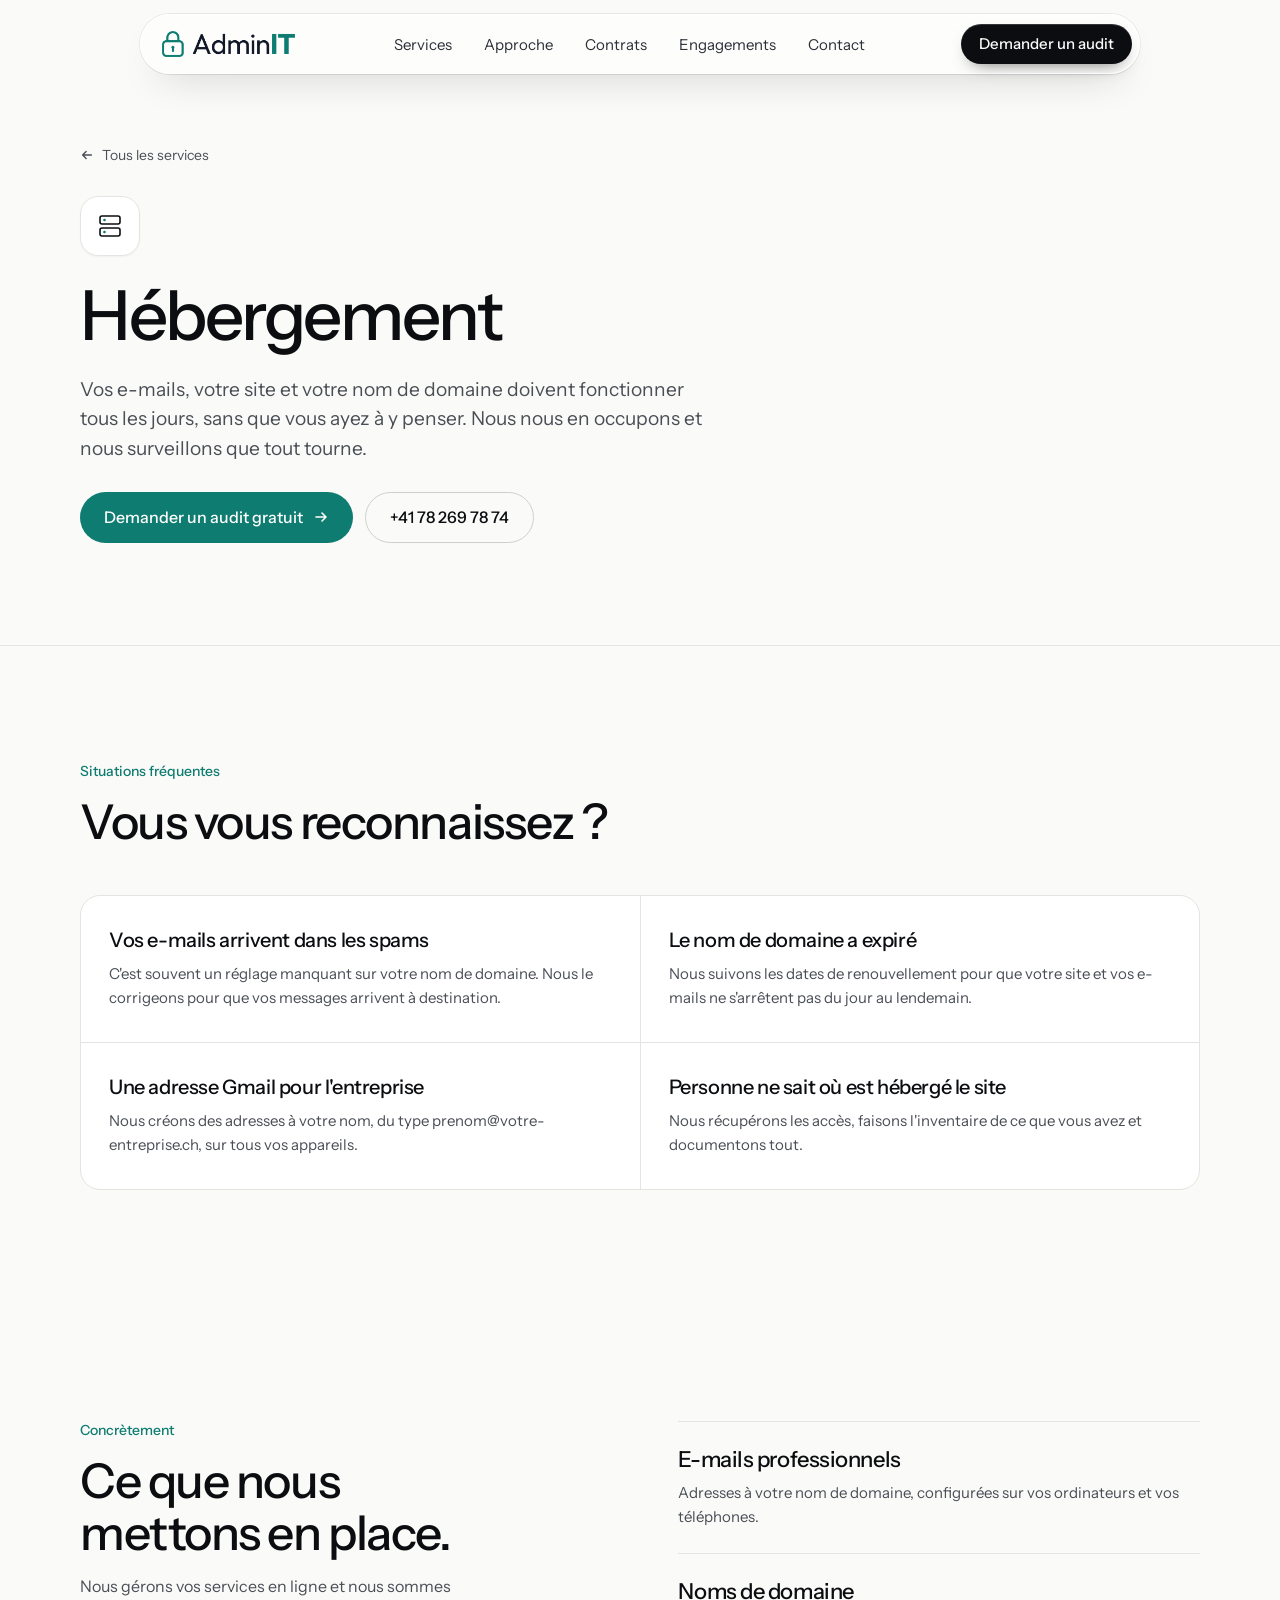
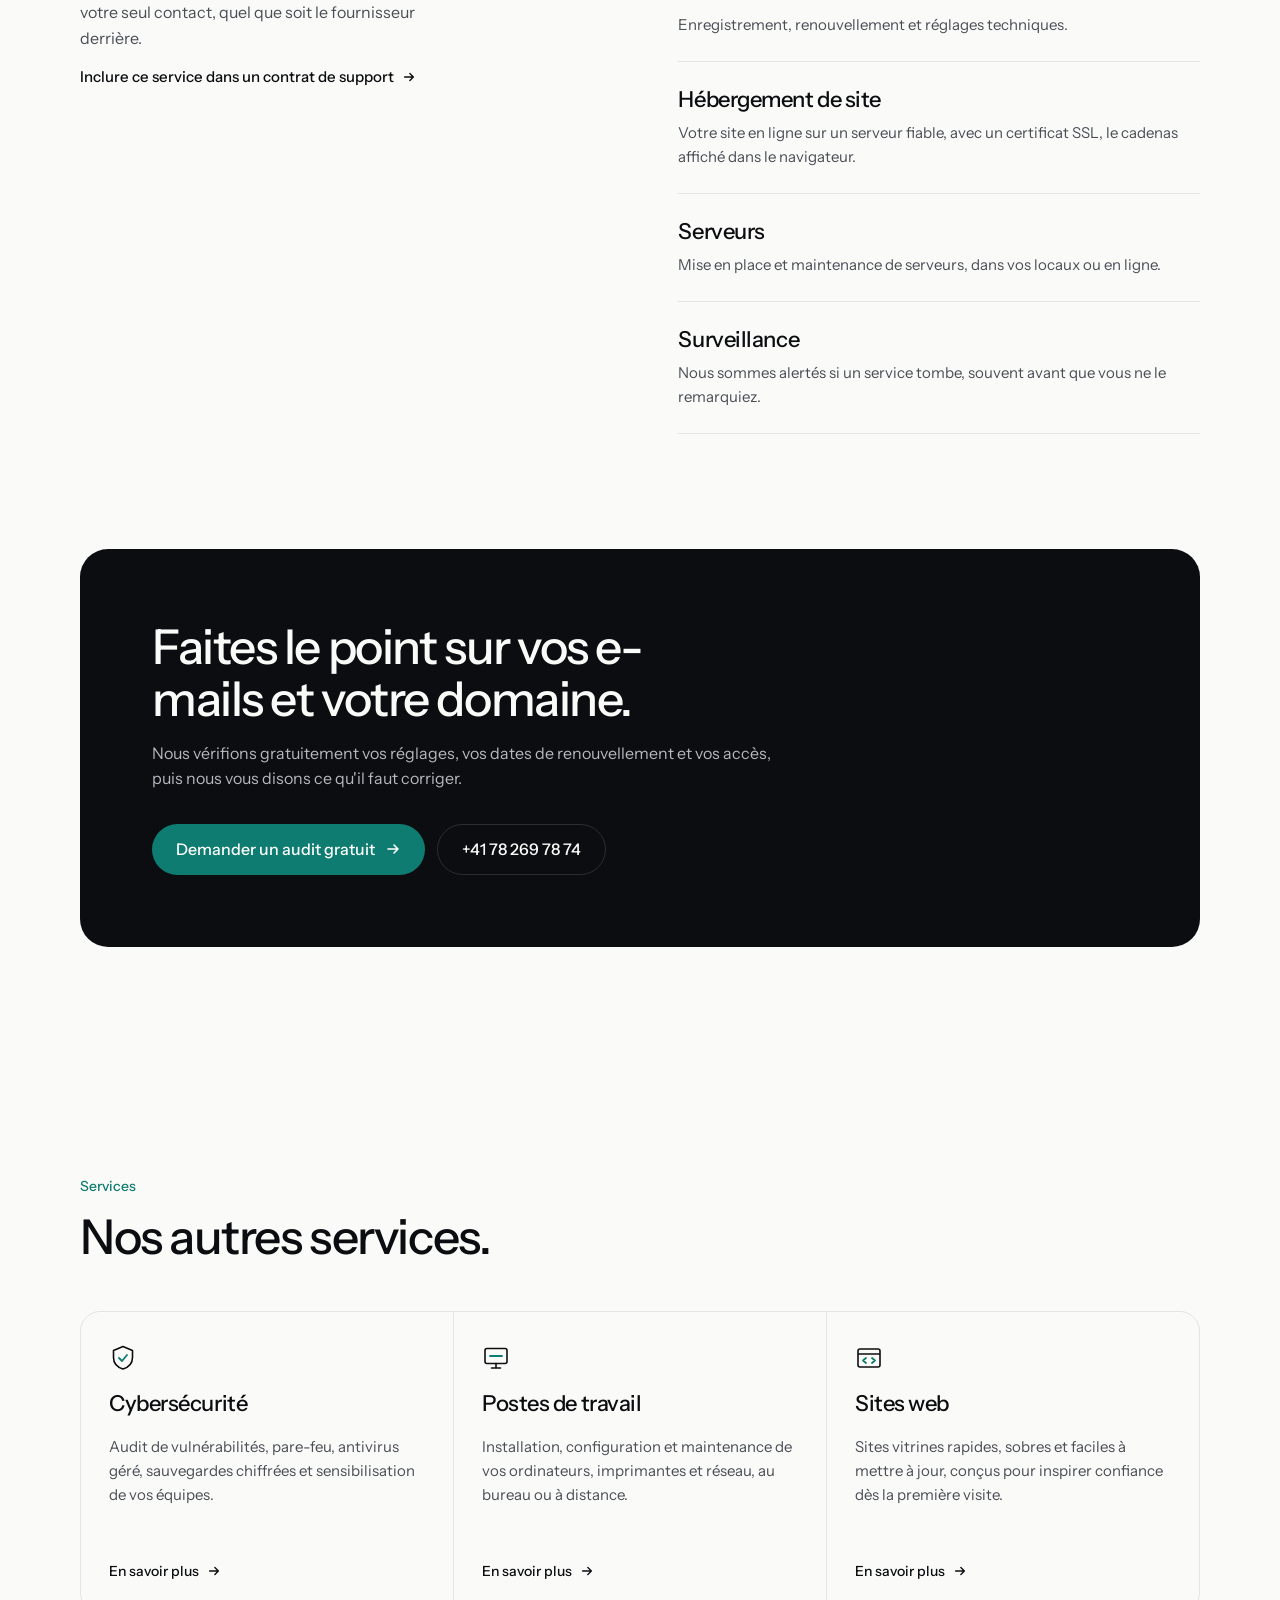
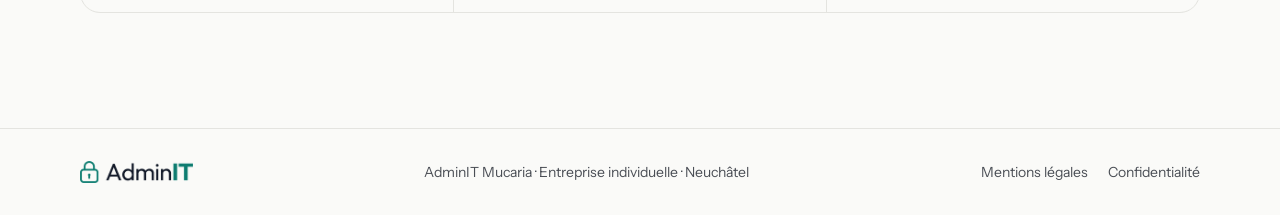
<file: hebergement.html>
<!doctype html>
<html lang="fr">
<head>
<meta charset="utf-8">
<meta name="viewport" content="width=device-width, initial-scale=1">
<title>Hébergement — AdminIT</title>
<meta name="description" content="E-mails professionnels, noms de domaine, hébergement de sites et serveurs, surveillés et maintenus pour les PME de la région neuchâteloise.">
<link rel="canonical" href="https://adminit.support/hebergement.html">
<meta name="theme-color" content="#FAFAF8">

<meta property="og:type" content="website">
<meta property="og:locale" content="fr_CH">
<meta property="og:site_name" content="AdminIT">
<meta property="og:title" content="Hébergement — AdminIT">
<meta property="og:description" content="E-mails professionnels, noms de domaine, hébergement de sites et serveurs, surveillés et maintenus pour les PME de la région neuchâteloise.">
<meta property="og:url" content="https://adminit.support/hebergement.html">
<meta property="og:image" content="https://adminit.support/assets/og-image.png">
<meta name="twitter:card" content="summary_large_image">

<link rel="icon" type="image/png" href="assets/favicon.png">
<link rel="apple-touch-icon" href="assets/apple-touch-icon.png">

<link rel="preconnect" href="https://fonts.googleapis.com">
<link rel="preconnect" href="https://fonts.gstatic.com" crossorigin>
<link rel="stylesheet" href="https://fonts.googleapis.com/css2?family=Instrument+Sans:wght@400;500;600&amp;family=JetBrains+Mono:wght@400;500&amp;display=swap">
<link rel="stylesheet" href="styles.css">
<script>document.documentElement.classList.add('js')</script>
<script src="script.js" defer></script>
</head>
<body>
<a class="skip-link" href="#contenu">Aller au contenu</a>

<header class="site-header">
  <div class="nav-shell">
    <a class="brand" href="index.html" aria-label="AdminIT — accueil">
      <img src="assets/logo-adminit.png" alt="AdminIT" width="153" height="30">
    </a>
    <button class="nav-toggle" type="button" aria-expanded="false" aria-controls="site-nav" aria-label="Ouvrir le menu">
      <span class="nav-toggle-bar"></span>
      <span class="nav-toggle-bar"></span>
    </button>
    <nav id="site-nav" class="site-nav" aria-label="Navigation principale">
      <div class="nav-links">
        <span class="nav-indicator" aria-hidden="true"></span>
        <a href="index.html#services">Services</a>
        <a href="index.html#approche">Approche</a>
        <a href="index.html#contrats">Contrats</a>
        <a href="index.html#engagements">Engagements</a>
        <a href="index.html#contact">Contact</a>
      </div>
      <a class="btn btn-dark nav-cta" href="index.html#contact">Demander un audit</a>
    </nav>
  </div>
</header>

<main id="contenu">
<!-- Contenu proposé : à relire et ajuster selon vos prestations réelles. -->

<section class="container service-hero">
  <a class="back-link reveal d1" href="index.html#services"><svg width="14" height="14" viewBox="0 0 16 16" fill="none" aria-hidden="true"><path d="M13 8H3M7 4 3 8l4 4" stroke="currentColor" stroke-width="1.6" stroke-linecap="round" stroke-linejoin="round"/></svg> Tous les services</a>
  <span class="service-icon reveal d1"><svg width="28" height="28" viewBox="0 0 28 28" fill="none" aria-hidden="true"><rect x="4" y="4" width="20" height="8" rx="2" stroke="currentColor" stroke-width="1.6"/><rect x="4" y="16" width="20" height="8" rx="2" stroke="currentColor" stroke-width="1.6"/><circle class="ico-accent-fill" cx="8.5" cy="8" r="1.3"/><circle class="ico-accent-fill" cx="8.5" cy="20" r="1.3"/></svg></span>
  <h1 class="hero-title reveal d2">Hébergement</h1>
  <p class="hero-lead reveal d3">Vos e-mails, votre site et votre nom de domaine doivent fonctionner tous les jours, sans que vous ayez à y penser. Nous nous en occupons et nous surveillons que tout tourne.</p>
  <div class="hero-actions reveal d4">
    <a class="btn btn-accent btn-lg" href="index.html#contact">Demander un audit gratuit
      <svg class="arr" width="16" height="16" viewBox="0 0 16 16" fill="none" aria-hidden="true"><path d="M3 8h10M9 4l4 4-4 4" stroke="currentColor" stroke-width="1.6" stroke-linecap="round" stroke-linejoin="round"/></svg>
    </a>
    <a class="btn btn-outline btn-lg" href="tel:+41782697874">+41 78 269 78 74</a>
  </div>
</section>

<hr class="section-divider">

<section class="container section">
  <div class="section-head">
    <div class="section-title reveal">
      <span class="eyebrow">Situations fréquentes</span>
      <h2 class="h2">Vous vous reconnaissez&nbsp;?</h2>
    </div>
  </div>
  <ul class="problems reveal">
    <li class="problem">
      <h3>Vos e-mails arrivent dans les spams</h3>
      <p>C'est souvent un réglage manquant sur votre nom de domaine. Nous le corrigeons pour que vos messages arrivent à destination.</p>
    </li>
    <li class="problem">
      <h3>Le nom de domaine a expiré</h3>
      <p>Nous suivons les dates de renouvellement pour que votre site et vos e-mails ne s'arrêtent pas du jour au lendemain.</p>
    </li>
    <li class="problem">
      <h3>Une adresse Gmail pour l'entreprise</h3>
      <p>Nous créons des adresses à votre nom, du type prenom@votre-entreprise.ch, sur tous vos appareils.</p>
    </li>
    <li class="problem">
      <h3>Personne ne sait où est hébergé le site</h3>
      <p>Nous récupérons les accès, faisons l'inventaire de ce que vous avez et documentons tout.</p>
    </li>
  </ul>
</section>

<section class="approach">
  <div class="container section approach-inner">
    <div class="approach-intro reveal">
      <span class="eyebrow">Concrètement</span>
      <h2 class="h2">Ce que nous mettons en place.</h2>
      <p class="text-lead">Nous gérons vos services en ligne et nous sommes votre seul contact, quel que soit le fournisseur derrière.</p>
      <a class="text-link" href="index.html#contrats">Inclure ce service dans un contrat de support <svg class="arr" width="14" height="14" viewBox="0 0 16 16" fill="none" aria-hidden="true"><path d="M3 8h10M9 4l4 4-4 4" stroke="currentColor" stroke-width="1.6" stroke-linecap="round" stroke-linejoin="round"/></svg></a>
    </div>
    <ul class="offers">
      <li class="offer reveal">
        <h3 class="step-title">E-mails professionnels</h3>
        <p class="step-text">Adresses à votre nom de domaine, configurées sur vos ordinateurs et vos téléphones.</p>
      </li>
      <li class="offer reveal">
        <h3 class="step-title">Noms de domaine</h3>
        <p class="step-text">Enregistrement, renouvellement et réglages techniques.</p>
      </li>
      <li class="offer reveal">
        <h3 class="step-title">Hébergement de site</h3>
        <p class="step-text">Votre site en ligne sur un serveur fiable, avec un certificat SSL, le cadenas affiché dans le navigateur.</p>
      </li>
      <li class="offer reveal">
        <h3 class="step-title">Serveurs</h3>
        <p class="step-text">Mise en place et maintenance de serveurs, dans vos locaux ou en ligne.</p>
      </li>
      <li class="offer reveal">
        <h3 class="step-title">Surveillance</h3>
        <p class="step-text">Nous sommes alertés si un service tombe, souvent avant que vous ne le remarquiez.</p>
      </li>
    </ul>
  </div>
</section>

<section class="container service-cta-wrap">
  <div class="service-cta reveal">
    <div class="service-cta-text">
      <h2 class="h2">Faites le point sur vos e-mails et votre domaine.</h2>
      <p>Nous vérifions gratuitement vos réglages, vos dates de renouvellement et vos accès, puis nous vous disons ce qu'il faut corriger.</p>
    </div>
    <div class="service-cta-actions">
      <a class="btn btn-accent btn-lg" href="index.html#contact">Demander un audit gratuit
        <svg class="arr" width="16" height="16" viewBox="0 0 16 16" fill="none" aria-hidden="true"><path d="M3 8h10M9 4l4 4-4 4" stroke="currentColor" stroke-width="1.6" stroke-linecap="round" stroke-linejoin="round"/></svg>
      </a>
      <a class="btn btn-outline-light btn-lg" href="tel:+41782697874">+41 78 269 78 74</a>
    </div>
  </div>
</section>

<section class="container section">
  <div class="section-head">
    <div class="section-title reveal">
      <span class="eyebrow">Services</span>
      <h2 class="h2">Nos autres services.</h2>
    </div>
  </div>
  <div class="services-grid services-grid--others reveal">
    <a class="svc" href="cybersecurite.html">
      <div class="svc-top">
        <svg width="28" height="28" viewBox="0 0 28 28" fill="none" aria-hidden="true"><path d="M14 2.5 4.5 6.5v7c0 5.6 4 9.8 9.5 11.5 5.5-1.7 9.5-5.9 9.5-11.5v-7L14 2.5Z" stroke="currentColor" stroke-width="1.6" stroke-linejoin="round"/><path class="ico-accent" d="m10 14 3 3 5-6" stroke-width="1.8" stroke-linecap="round" stroke-linejoin="round"/></svg>
      </div>
      <h3 class="svc-title">Cybersécurité</h3>
      <p class="svc-text">Audit de vulnérabilités, pare-feu, antivirus géré, sauvegardes chiffrées et sensibilisation de vos équipes.</p>
      <span class="svc-more">En savoir plus <svg class="arr" width="14" height="14" viewBox="0 0 16 16" fill="none" aria-hidden="true"><path d="M3 8h10M9 4l4 4-4 4" stroke="currentColor" stroke-width="1.6" stroke-linecap="round" stroke-linejoin="round"/></svg></span>
    </a>

    <a class="svc" href="postes-de-travail.html">
      <div class="svc-top">
        <svg width="28" height="28" viewBox="0 0 28 28" fill="none" aria-hidden="true"><rect x="3" y="4.5" width="22" height="15" rx="2" stroke="currentColor" stroke-width="1.6"/><path d="M9.5 24h9M14 19.5V24" stroke="currentColor" stroke-width="1.6" stroke-linecap="round"/><path class="ico-accent" d="M8 12h12" stroke-width="1.8" stroke-linecap="round"/></svg>
      </div>
      <h3 class="svc-title">Postes de travail</h3>
      <p class="svc-text">Installation, configuration et maintenance de vos ordinateurs, imprimantes et réseau, au bureau ou à distance.</p>
      <span class="svc-more">En savoir plus <svg class="arr" width="14" height="14" viewBox="0 0 16 16" fill="none" aria-hidden="true"><path d="M3 8h10M9 4l4 4-4 4" stroke="currentColor" stroke-width="1.6" stroke-linecap="round" stroke-linejoin="round"/></svg></span>
    </a>

    <a class="svc" href="sites-web.html">
      <div class="svc-top">
        <svg width="28" height="28" viewBox="0 0 28 28" fill="none" aria-hidden="true"><rect x="3" y="5" width="22" height="18" rx="2" stroke="currentColor" stroke-width="1.6"/><path d="M3 10h22" stroke="currentColor" stroke-width="1.6"/><path class="ico-accent" d="m11 14-3 2.5 3 2.5M17 14l3 2.5-3 2.5" stroke-width="1.8" stroke-linecap="round" stroke-linejoin="round"/></svg>
      </div>
      <h3 class="svc-title">Sites web</h3>
      <p class="svc-text">Sites vitrines rapides, sobres et faciles à mettre à jour, conçus pour inspirer confiance dès la première visite.</p>
      <span class="svc-more">En savoir plus <svg class="arr" width="14" height="14" viewBox="0 0 16 16" fill="none" aria-hidden="true"><path d="M3 8h10M9 4l4 4-4 4" stroke="currentColor" stroke-width="1.6" stroke-linecap="round" stroke-linejoin="round"/></svg></span>
    </a>
  </div>
</section>

</main>

<footer class="site-footer">
  <div class="container footer-inner">
    <a class="footer-brand" href="index.html"><img src="assets/logo-adminit.png" alt="AdminIT" width="113" height="22" loading="lazy"></a>
    <span>AdminIT Mucaria · Entreprise individuelle · Neuchâtel</span>
    <div class="footer-links">
      <a href="mentions-legales.html">Mentions légales</a>
      <a href="confidentialite.html">Confidentialité</a>
    </div>
  </div>
</footer>
</body>
</html>
</file>
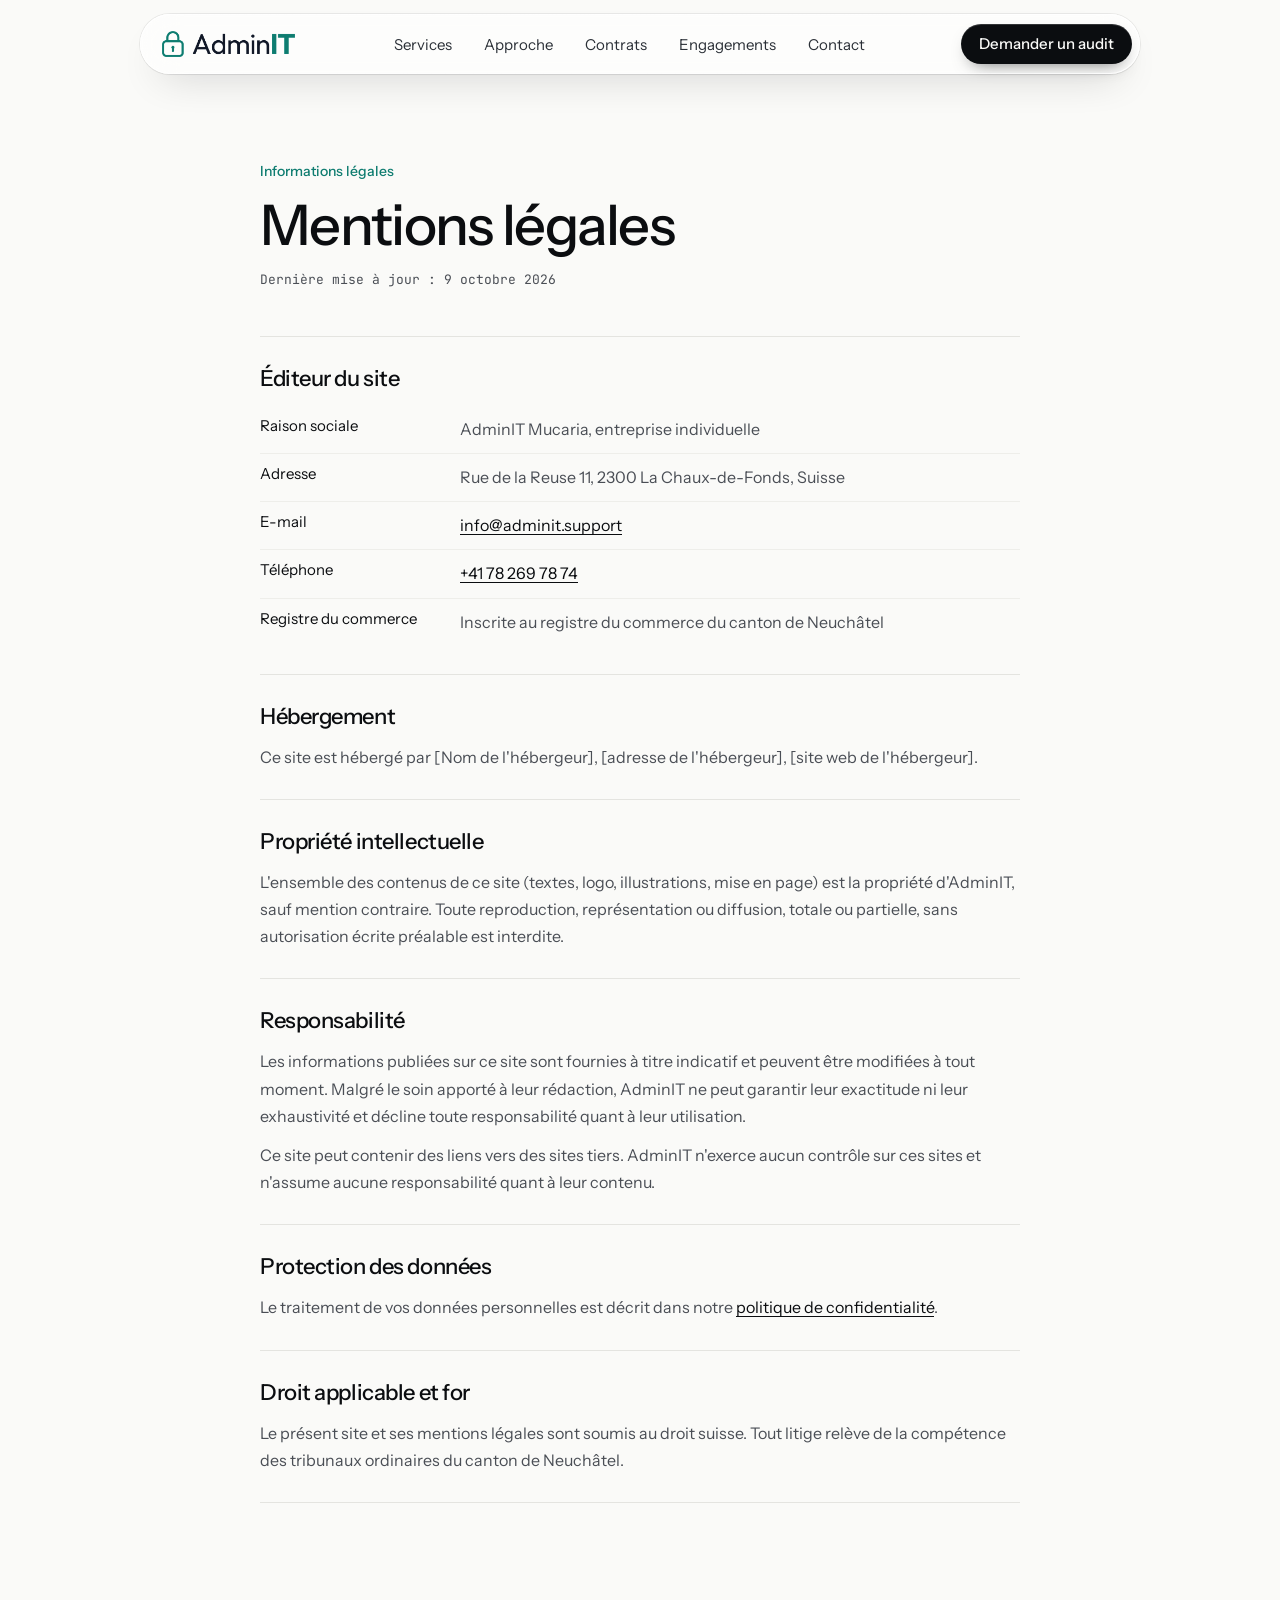
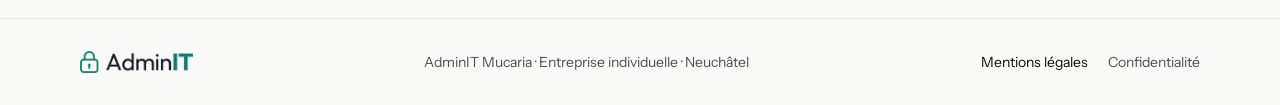
<file: mentions-legales.html>
<!doctype html>
<html lang="fr">
<head>
<meta charset="utf-8">
<meta name="viewport" content="width=device-width, initial-scale=1">
<title>Mentions légales — AdminIT</title>
<meta name="description" content="Mentions légales du site AdminIT : éditeur, hébergement, propriété intellectuelle et responsabilité.">
<link rel="canonical" href="https://adminit.support/mentions-legales.html">
<meta name="theme-color" content="#FAFAF8">

<meta property="og:type" content="website">
<meta property="og:locale" content="fr_CH">
<meta property="og:site_name" content="AdminIT">
<meta property="og:title" content="Mentions légales — AdminIT">
<meta property="og:description" content="Mentions légales du site AdminIT : éditeur, hébergement, propriété intellectuelle et responsabilité.">
<meta property="og:url" content="https://adminit.support/mentions-legales.html">
<meta property="og:image" content="https://adminit.support/assets/og-image.png">
<meta name="twitter:card" content="summary_large_image">

<link rel="icon" type="image/png" href="assets/favicon.png">
<link rel="apple-touch-icon" href="assets/apple-touch-icon.png">

<link rel="preconnect" href="https://fonts.googleapis.com">
<link rel="preconnect" href="https://fonts.gstatic.com" crossorigin>
<link rel="stylesheet" href="https://fonts.googleapis.com/css2?family=Instrument+Sans:wght@400;500;600&amp;family=JetBrains+Mono:wght@400;500&amp;display=swap">
<link rel="stylesheet" href="styles.css">
<script>document.documentElement.classList.add('js')</script>
<script src="script.js" defer></script>
</head>
<body>
<a class="skip-link" href="#contenu">Aller au contenu</a>

<header class="site-header">
  <div class="nav-shell">
    <a class="brand" href="index.html" aria-label="AdminIT — accueil">
      <img src="assets/logo-adminit.png" alt="AdminIT" width="153" height="30">
    </a>
    <button class="nav-toggle" type="button" aria-expanded="false" aria-controls="site-nav" aria-label="Ouvrir le menu">
      <span class="nav-toggle-bar"></span>
      <span class="nav-toggle-bar"></span>
    </button>
    <nav id="site-nav" class="site-nav" aria-label="Navigation principale">
      <div class="nav-links">
        <span class="nav-indicator" aria-hidden="true"></span>
        <a href="index.html#services">Services</a>
        <a href="index.html#approche">Approche</a>
        <a href="index.html#contrats">Contrats</a>
        <a href="index.html#engagements">Engagements</a>
        <a href="index.html#contact">Contact</a>
      </div>
      <a class="btn btn-dark nav-cta" href="index.html#contact">Demander un audit</a>
    </nav>
  </div>
</header>

<main id="contenu" class="container section legal">
  <div class="legal-head reveal">
    <span class="eyebrow">Informations légales</span>
    <h1 class="legal-title">Mentions légales</h1>
    <p class="legal-updated">Dernière mise à jour : 9 octobre 2026</p>
  </div>

  <section class="legal-section reveal">
    <h2>Éditeur du site</h2>
    <dl class="legal-list">
      <dt>Raison sociale</dt>
      <dd>AdminIT Mucaria, entreprise individuelle</dd>
      <dt>Adresse</dt>
      <dd>Rue de la Reuse 11, 2300 La Chaux-de-Fonds, Suisse</dd>
      <dt>E-mail</dt>
      <dd><a href="mailto:info@adminit.support">info@adminit.support</a></dd>
      <dt>Téléphone</dt>
      <dd><a href="tel:+41782697874">+41 78 269 78 74</a></dd>
      <dt>Registre du commerce</dt>
      <dd>Inscrite au registre du commerce du canton de Neuchâtel</dd>
    </dl>
  </section>

  <section class="legal-section reveal">
    <h2>Hébergement</h2>
    <p>Ce site est hébergé par [Nom de l'hébergeur], [adresse de l'hébergeur], [site web de l'hébergeur].</p>
  </section>

  <section class="legal-section reveal">
    <h2>Propriété intellectuelle</h2>
    <p>L'ensemble des contenus de ce site (textes, logo, illustrations, mise en page) est la propriété d'AdminIT, sauf mention contraire. Toute reproduction, représentation ou diffusion, totale ou partielle, sans autorisation écrite préalable est interdite.</p>
  </section>

  <section class="legal-section reveal">
    <h2>Responsabilité</h2>
    <p>Les informations publiées sur ce site sont fournies à titre indicatif et peuvent être modifiées à tout moment. Malgré le soin apporté à leur rédaction, AdminIT ne peut garantir leur exactitude ni leur exhaustivité et décline toute responsabilité quant à leur utilisation.</p>
    <p>Ce site peut contenir des liens vers des sites tiers. AdminIT n'exerce aucun contrôle sur ces sites et n'assume aucune responsabilité quant à leur contenu.</p>
  </section>

  <section class="legal-section reveal">
    <h2>Protection des données</h2>
    <p>Le traitement de vos données personnelles est décrit dans notre <a href="confidentialite.html">politique de confidentialité</a>.</p>
  </section>

  <section class="legal-section reveal">
    <h2>Droit applicable et for</h2>
    <p>Le présent site et ses mentions légales sont soumis au droit suisse. Tout litige relève de la compétence des tribunaux ordinaires du canton de Neuchâtel.</p>
  </section>
</main>

<footer class="site-footer">
  <div class="container footer-inner">
    <a class="footer-brand" href="index.html"><img src="assets/logo-adminit.png" alt="AdminIT" width="113" height="22" loading="lazy"></a>
    <span>AdminIT Mucaria · Entreprise individuelle · Neuchâtel</span>
    <div class="footer-links">
      <a href="mentions-legales.html" aria-current="page">Mentions légales</a>
      <a href="confidentialite.html">Confidentialité</a>
    </div>
  </div>
</footer>
</body>
</html>
</file>
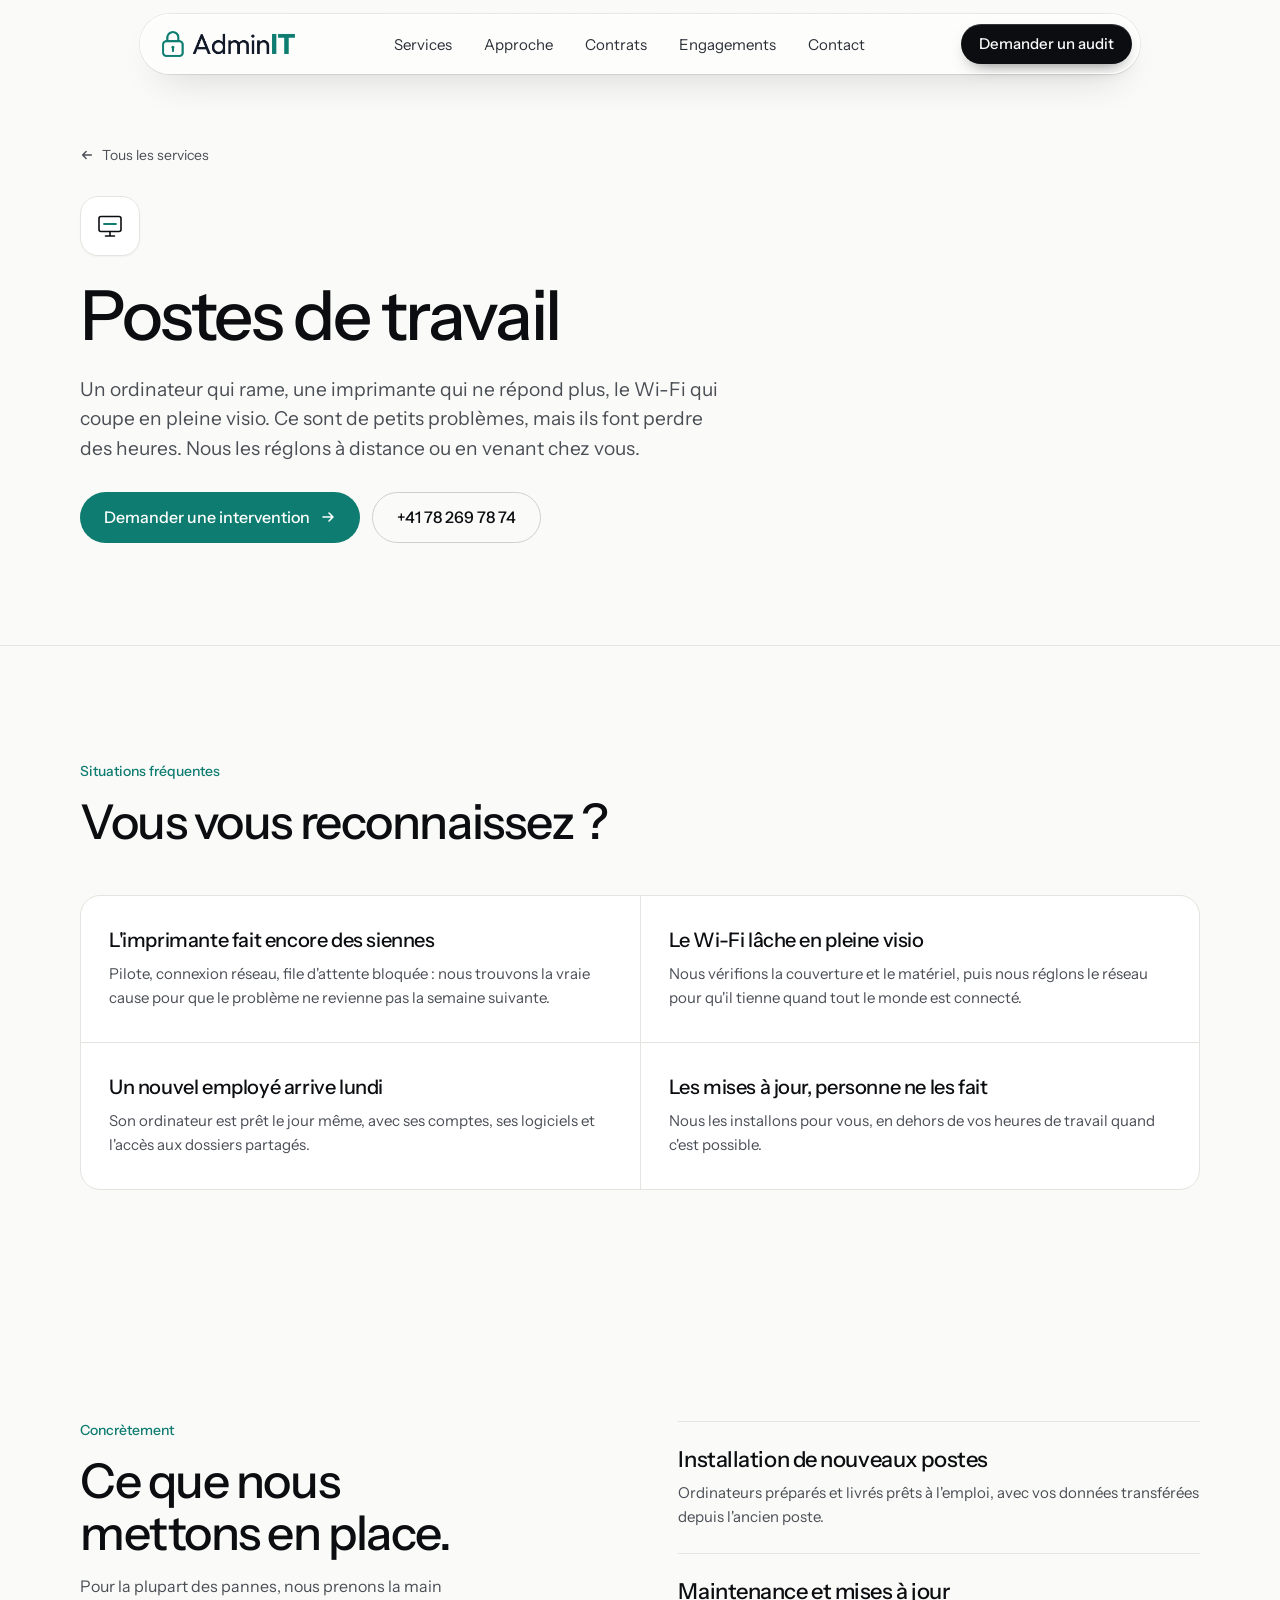
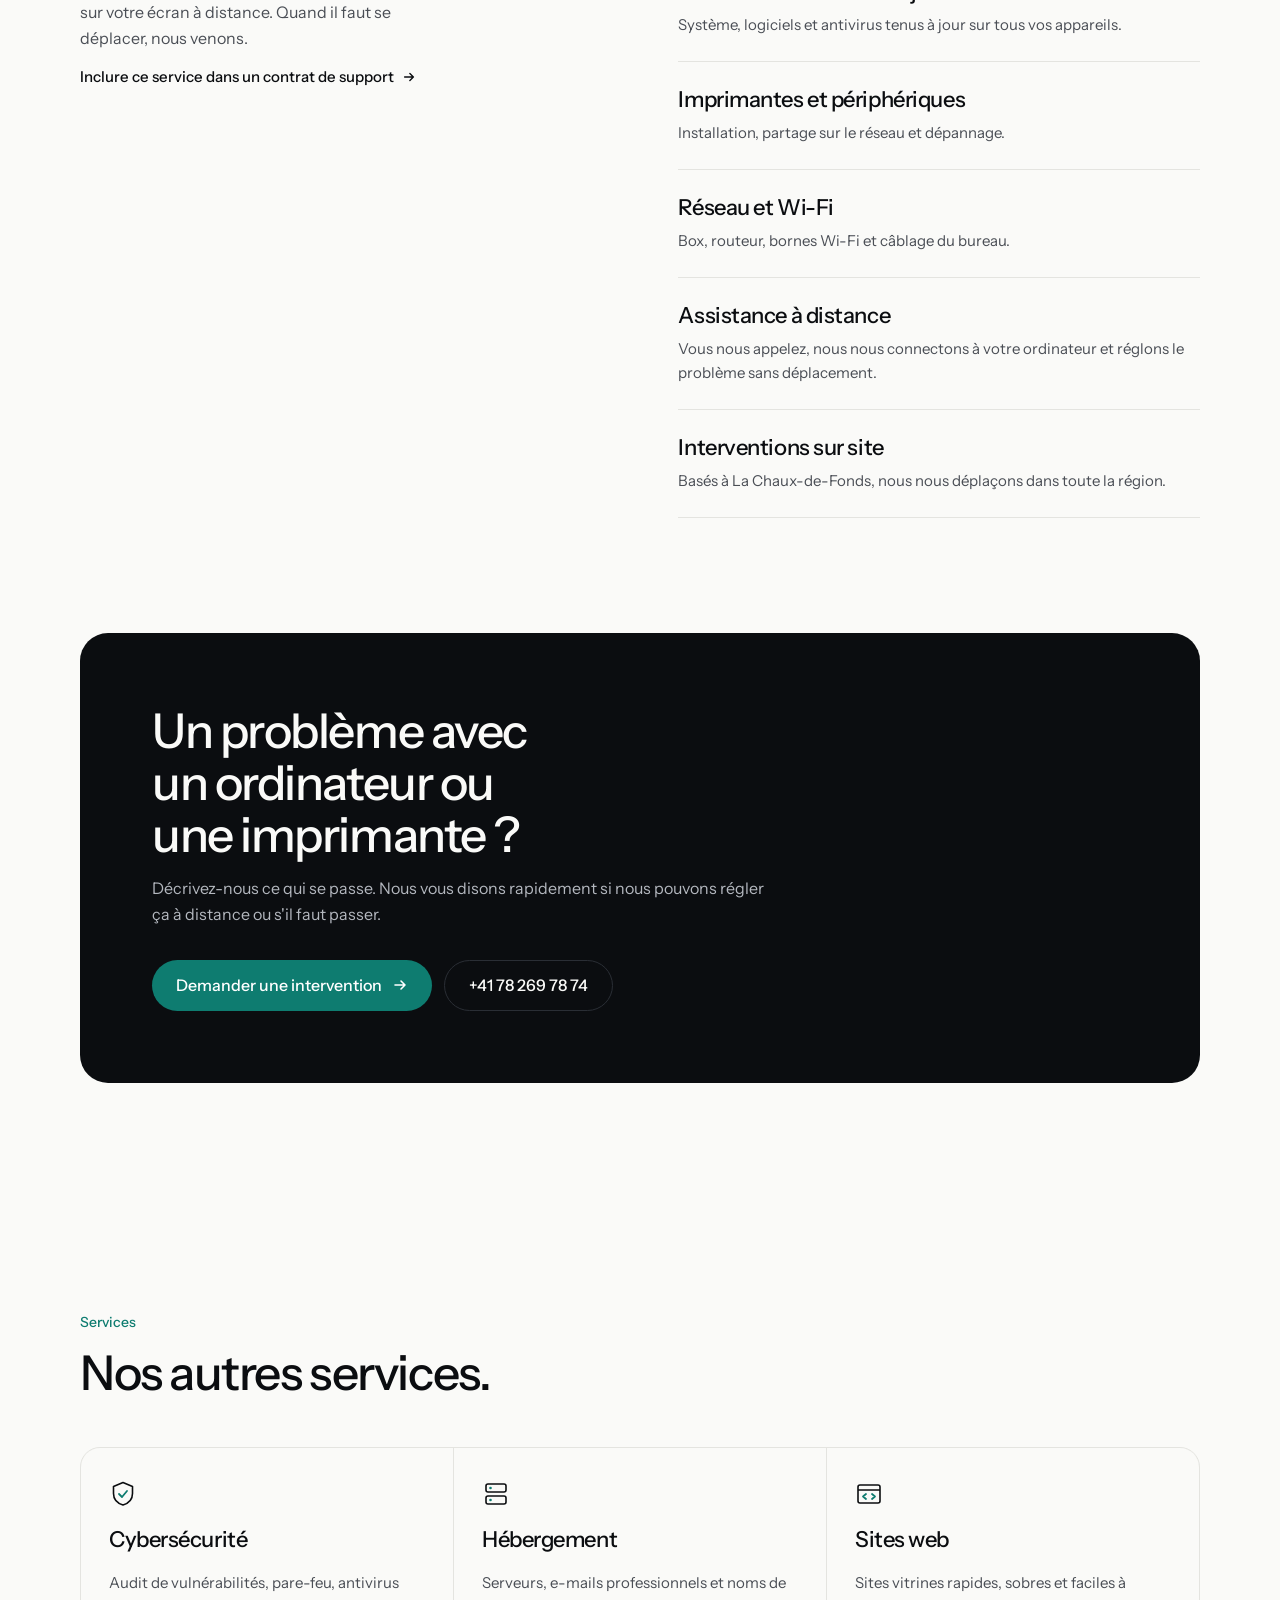
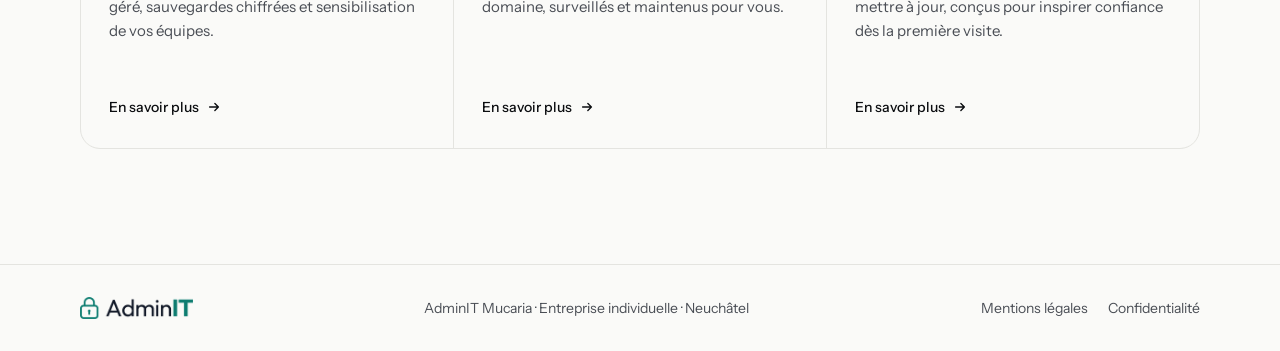
<file: postes-de-travail.html>
<!doctype html>
<html lang="fr">
<head>
<meta charset="utf-8">
<meta name="viewport" content="width=device-width, initial-scale=1">
<title>Postes de travail — AdminIT</title>
<meta name="description" content="Installation, maintenance et dépannage de vos ordinateurs, imprimantes et réseau Wi-Fi, à distance ou sur site, dans la région neuchâteloise.">
<link rel="canonical" href="https://adminit.support/postes-de-travail.html">
<meta name="theme-color" content="#FAFAF8">

<meta property="og:type" content="website">
<meta property="og:locale" content="fr_CH">
<meta property="og:site_name" content="AdminIT">
<meta property="og:title" content="Postes de travail — AdminIT">
<meta property="og:description" content="Installation, maintenance et dépannage de vos ordinateurs, imprimantes et réseau Wi-Fi, à distance ou sur site, dans la région neuchâteloise.">
<meta property="og:url" content="https://adminit.support/postes-de-travail.html">
<meta property="og:image" content="https://adminit.support/assets/og-image.png">
<meta name="twitter:card" content="summary_large_image">

<link rel="icon" type="image/png" href="assets/favicon.png">
<link rel="apple-touch-icon" href="assets/apple-touch-icon.png">

<link rel="preconnect" href="https://fonts.googleapis.com">
<link rel="preconnect" href="https://fonts.gstatic.com" crossorigin>
<link rel="stylesheet" href="https://fonts.googleapis.com/css2?family=Instrument+Sans:wght@400;500;600&amp;family=JetBrains+Mono:wght@400;500&amp;display=swap">
<link rel="stylesheet" href="styles.css">
<script>document.documentElement.classList.add('js')</script>
<script src="script.js" defer></script>
</head>
<body>
<a class="skip-link" href="#contenu">Aller au contenu</a>

<header class="site-header">
  <div class="nav-shell">
    <a class="brand" href="index.html" aria-label="AdminIT — accueil">
      <img src="assets/logo-adminit.png" alt="AdminIT" width="153" height="30">
    </a>
    <button class="nav-toggle" type="button" aria-expanded="false" aria-controls="site-nav" aria-label="Ouvrir le menu">
      <span class="nav-toggle-bar"></span>
      <span class="nav-toggle-bar"></span>
    </button>
    <nav id="site-nav" class="site-nav" aria-label="Navigation principale">
      <div class="nav-links">
        <span class="nav-indicator" aria-hidden="true"></span>
        <a href="index.html#services">Services</a>
        <a href="index.html#approche">Approche</a>
        <a href="index.html#contrats">Contrats</a>
        <a href="index.html#engagements">Engagements</a>
        <a href="index.html#contact">Contact</a>
      </div>
      <a class="btn btn-dark nav-cta" href="index.html#contact">Demander un audit</a>
    </nav>
  </div>
</header>

<main id="contenu">
<!-- Contenu proposé : à relire et ajuster selon vos prestations réelles. -->

<section class="container service-hero">
  <a class="back-link reveal d1" href="index.html#services"><svg width="14" height="14" viewBox="0 0 16 16" fill="none" aria-hidden="true"><path d="M13 8H3M7 4 3 8l4 4" stroke="currentColor" stroke-width="1.6" stroke-linecap="round" stroke-linejoin="round"/></svg> Tous les services</a>
  <span class="service-icon reveal d1"><svg width="28" height="28" viewBox="0 0 28 28" fill="none" aria-hidden="true"><rect x="3" y="4.5" width="22" height="15" rx="2" stroke="currentColor" stroke-width="1.6"/><path d="M9.5 24h9M14 19.5V24" stroke="currentColor" stroke-width="1.6" stroke-linecap="round"/><path class="ico-accent" d="M8 12h12" stroke-width="1.8" stroke-linecap="round"/></svg></span>
  <h1 class="hero-title reveal d2">Postes de travail</h1>
  <p class="hero-lead reveal d3">Un ordinateur qui rame, une imprimante qui ne répond plus, le Wi-Fi qui coupe en pleine visio. Ce sont de petits problèmes, mais ils font perdre des heures. Nous les réglons à distance ou en venant chez vous.</p>
  <div class="hero-actions reveal d4">
    <a class="btn btn-accent btn-lg" href="index.html#contact">Demander une intervention
      <svg class="arr" width="16" height="16" viewBox="0 0 16 16" fill="none" aria-hidden="true"><path d="M3 8h10M9 4l4 4-4 4" stroke="currentColor" stroke-width="1.6" stroke-linecap="round" stroke-linejoin="round"/></svg>
    </a>
    <a class="btn btn-outline btn-lg" href="tel:+41782697874">+41 78 269 78 74</a>
  </div>
</section>

<hr class="section-divider">

<section class="container section">
  <div class="section-head">
    <div class="section-title reveal">
      <span class="eyebrow">Situations fréquentes</span>
      <h2 class="h2">Vous vous reconnaissez&nbsp;?</h2>
    </div>
  </div>
  <ul class="problems reveal">
    <li class="problem">
      <h3>L'imprimante fait encore des siennes</h3>
      <p>Pilote, connexion réseau, file d'attente bloquée&nbsp;: nous trouvons la vraie cause pour que le problème ne revienne pas la semaine suivante.</p>
    </li>
    <li class="problem">
      <h3>Le Wi-Fi lâche en pleine visio</h3>
      <p>Nous vérifions la couverture et le matériel, puis nous réglons le réseau pour qu'il tienne quand tout le monde est connecté.</p>
    </li>
    <li class="problem">
      <h3>Un nouvel employé arrive lundi</h3>
      <p>Son ordinateur est prêt le jour même, avec ses comptes, ses logiciels et l'accès aux dossiers partagés.</p>
    </li>
    <li class="problem">
      <h3>Les mises à jour, personne ne les fait</h3>
      <p>Nous les installons pour vous, en dehors de vos heures de travail quand c'est possible.</p>
    </li>
  </ul>
</section>

<section class="approach">
  <div class="container section approach-inner">
    <div class="approach-intro reveal">
      <span class="eyebrow">Concrètement</span>
      <h2 class="h2">Ce que nous mettons en place.</h2>
      <p class="text-lead">Pour la plupart des pannes, nous prenons la main sur votre écran à distance. Quand il faut se déplacer, nous venons.</p>
      <a class="text-link" href="index.html#contrats">Inclure ce service dans un contrat de support <svg class="arr" width="14" height="14" viewBox="0 0 16 16" fill="none" aria-hidden="true"><path d="M3 8h10M9 4l4 4-4 4" stroke="currentColor" stroke-width="1.6" stroke-linecap="round" stroke-linejoin="round"/></svg></a>
    </div>
    <ul class="offers">
      <li class="offer reveal">
        <h3 class="step-title">Installation de nouveaux postes</h3>
        <p class="step-text">Ordinateurs préparés et livrés prêts à l'emploi, avec vos données transférées depuis l'ancien poste.</p>
      </li>
      <li class="offer reveal">
        <h3 class="step-title">Maintenance et mises à jour</h3>
        <p class="step-text">Système, logiciels et antivirus tenus à jour sur tous vos appareils.</p>
      </li>
      <li class="offer reveal">
        <h3 class="step-title">Imprimantes et périphériques</h3>
        <p class="step-text">Installation, partage sur le réseau et dépannage.</p>
      </li>
      <li class="offer reveal">
        <h3 class="step-title">Réseau et Wi-Fi</h3>
        <p class="step-text">Box, routeur, bornes Wi-Fi et câblage du bureau.</p>
      </li>
      <li class="offer reveal">
        <h3 class="step-title">Assistance à distance</h3>
        <p class="step-text">Vous nous appelez, nous nous connectons à votre ordinateur et réglons le problème sans déplacement.</p>
      </li>
      <li class="offer reveal">
        <h3 class="step-title">Interventions sur site</h3>
        <p class="step-text">Basés à La Chaux-de-Fonds, nous nous déplaçons dans toute la région.</p>
      </li>
    </ul>
  </div>
</section>

<section class="container service-cta-wrap">
  <div class="service-cta reveal">
    <div class="service-cta-text">
      <h2 class="h2">Un problème avec un ordinateur ou une imprimante&nbsp;?</h2>
      <p>Décrivez-nous ce qui se passe. Nous vous disons rapidement si nous pouvons régler ça à distance ou s'il faut passer.</p>
    </div>
    <div class="service-cta-actions">
      <a class="btn btn-accent btn-lg" href="index.html#contact">Demander une intervention
        <svg class="arr" width="16" height="16" viewBox="0 0 16 16" fill="none" aria-hidden="true"><path d="M3 8h10M9 4l4 4-4 4" stroke="currentColor" stroke-width="1.6" stroke-linecap="round" stroke-linejoin="round"/></svg>
      </a>
      <a class="btn btn-outline-light btn-lg" href="tel:+41782697874">+41 78 269 78 74</a>
    </div>
  </div>
</section>

<section class="container section">
  <div class="section-head">
    <div class="section-title reveal">
      <span class="eyebrow">Services</span>
      <h2 class="h2">Nos autres services.</h2>
    </div>
  </div>
  <div class="services-grid services-grid--others reveal">
    <a class="svc" href="cybersecurite.html">
      <div class="svc-top">
        <svg width="28" height="28" viewBox="0 0 28 28" fill="none" aria-hidden="true"><path d="M14 2.5 4.5 6.5v7c0 5.6 4 9.8 9.5 11.5 5.5-1.7 9.5-5.9 9.5-11.5v-7L14 2.5Z" stroke="currentColor" stroke-width="1.6" stroke-linejoin="round"/><path class="ico-accent" d="m10 14 3 3 5-6" stroke-width="1.8" stroke-linecap="round" stroke-linejoin="round"/></svg>
      </div>
      <h3 class="svc-title">Cybersécurité</h3>
      <p class="svc-text">Audit de vulnérabilités, pare-feu, antivirus géré, sauvegardes chiffrées et sensibilisation de vos équipes.</p>
      <span class="svc-more">En savoir plus <svg class="arr" width="14" height="14" viewBox="0 0 16 16" fill="none" aria-hidden="true"><path d="M3 8h10M9 4l4 4-4 4" stroke="currentColor" stroke-width="1.6" stroke-linecap="round" stroke-linejoin="round"/></svg></span>
    </a>

    <a class="svc" href="hebergement.html">
      <div class="svc-top">
        <svg width="28" height="28" viewBox="0 0 28 28" fill="none" aria-hidden="true"><rect x="4" y="4" width="20" height="8" rx="2" stroke="currentColor" stroke-width="1.6"/><rect x="4" y="16" width="20" height="8" rx="2" stroke="currentColor" stroke-width="1.6"/><circle class="ico-accent-fill" cx="8.5" cy="8" r="1.3"/><circle class="ico-accent-fill" cx="8.5" cy="20" r="1.3"/></svg>
      </div>
      <h3 class="svc-title">Hébergement</h3>
      <p class="svc-text">Serveurs, e-mails professionnels et noms de domaine, surveillés et maintenus pour vous.</p>
      <span class="svc-more">En savoir plus <svg class="arr" width="14" height="14" viewBox="0 0 16 16" fill="none" aria-hidden="true"><path d="M3 8h10M9 4l4 4-4 4" stroke="currentColor" stroke-width="1.6" stroke-linecap="round" stroke-linejoin="round"/></svg></span>
    </a>

    <a class="svc" href="sites-web.html">
      <div class="svc-top">
        <svg width="28" height="28" viewBox="0 0 28 28" fill="none" aria-hidden="true"><rect x="3" y="5" width="22" height="18" rx="2" stroke="currentColor" stroke-width="1.6"/><path d="M3 10h22" stroke="currentColor" stroke-width="1.6"/><path class="ico-accent" d="m11 14-3 2.5 3 2.5M17 14l3 2.5-3 2.5" stroke-width="1.8" stroke-linecap="round" stroke-linejoin="round"/></svg>
      </div>
      <h3 class="svc-title">Sites web</h3>
      <p class="svc-text">Sites vitrines rapides, sobres et faciles à mettre à jour, conçus pour inspirer confiance dès la première visite.</p>
      <span class="svc-more">En savoir plus <svg class="arr" width="14" height="14" viewBox="0 0 16 16" fill="none" aria-hidden="true"><path d="M3 8h10M9 4l4 4-4 4" stroke="currentColor" stroke-width="1.6" stroke-linecap="round" stroke-linejoin="round"/></svg></span>
    </a>
  </div>
</section>

</main>

<footer class="site-footer">
  <div class="container footer-inner">
    <a class="footer-brand" href="index.html"><img src="assets/logo-adminit.png" alt="AdminIT" width="113" height="22" loading="lazy"></a>
    <span>AdminIT Mucaria · Entreprise individuelle · Neuchâtel</span>
    <div class="footer-links">
      <a href="mentions-legales.html">Mentions légales</a>
      <a href="confidentialite.html">Confidentialité</a>
    </div>
  </div>
</footer>
</body>
</html>
</file>
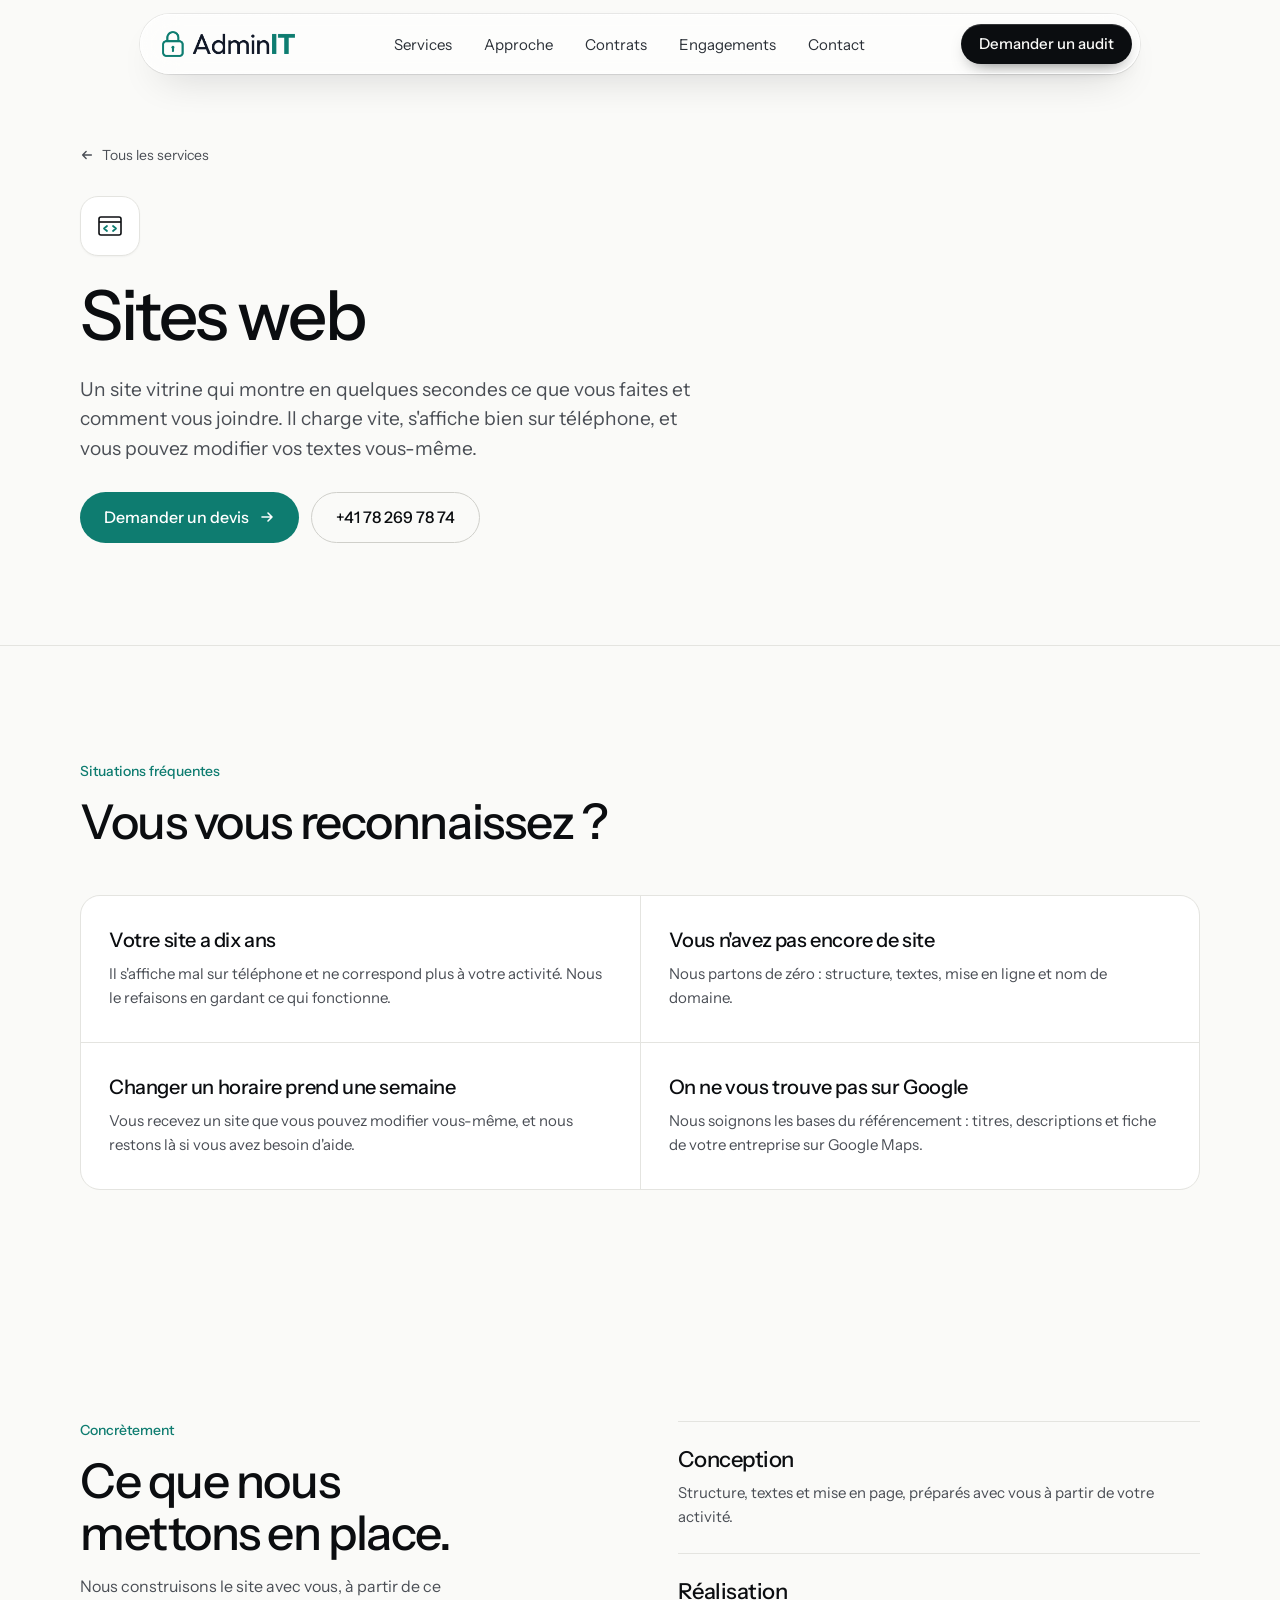
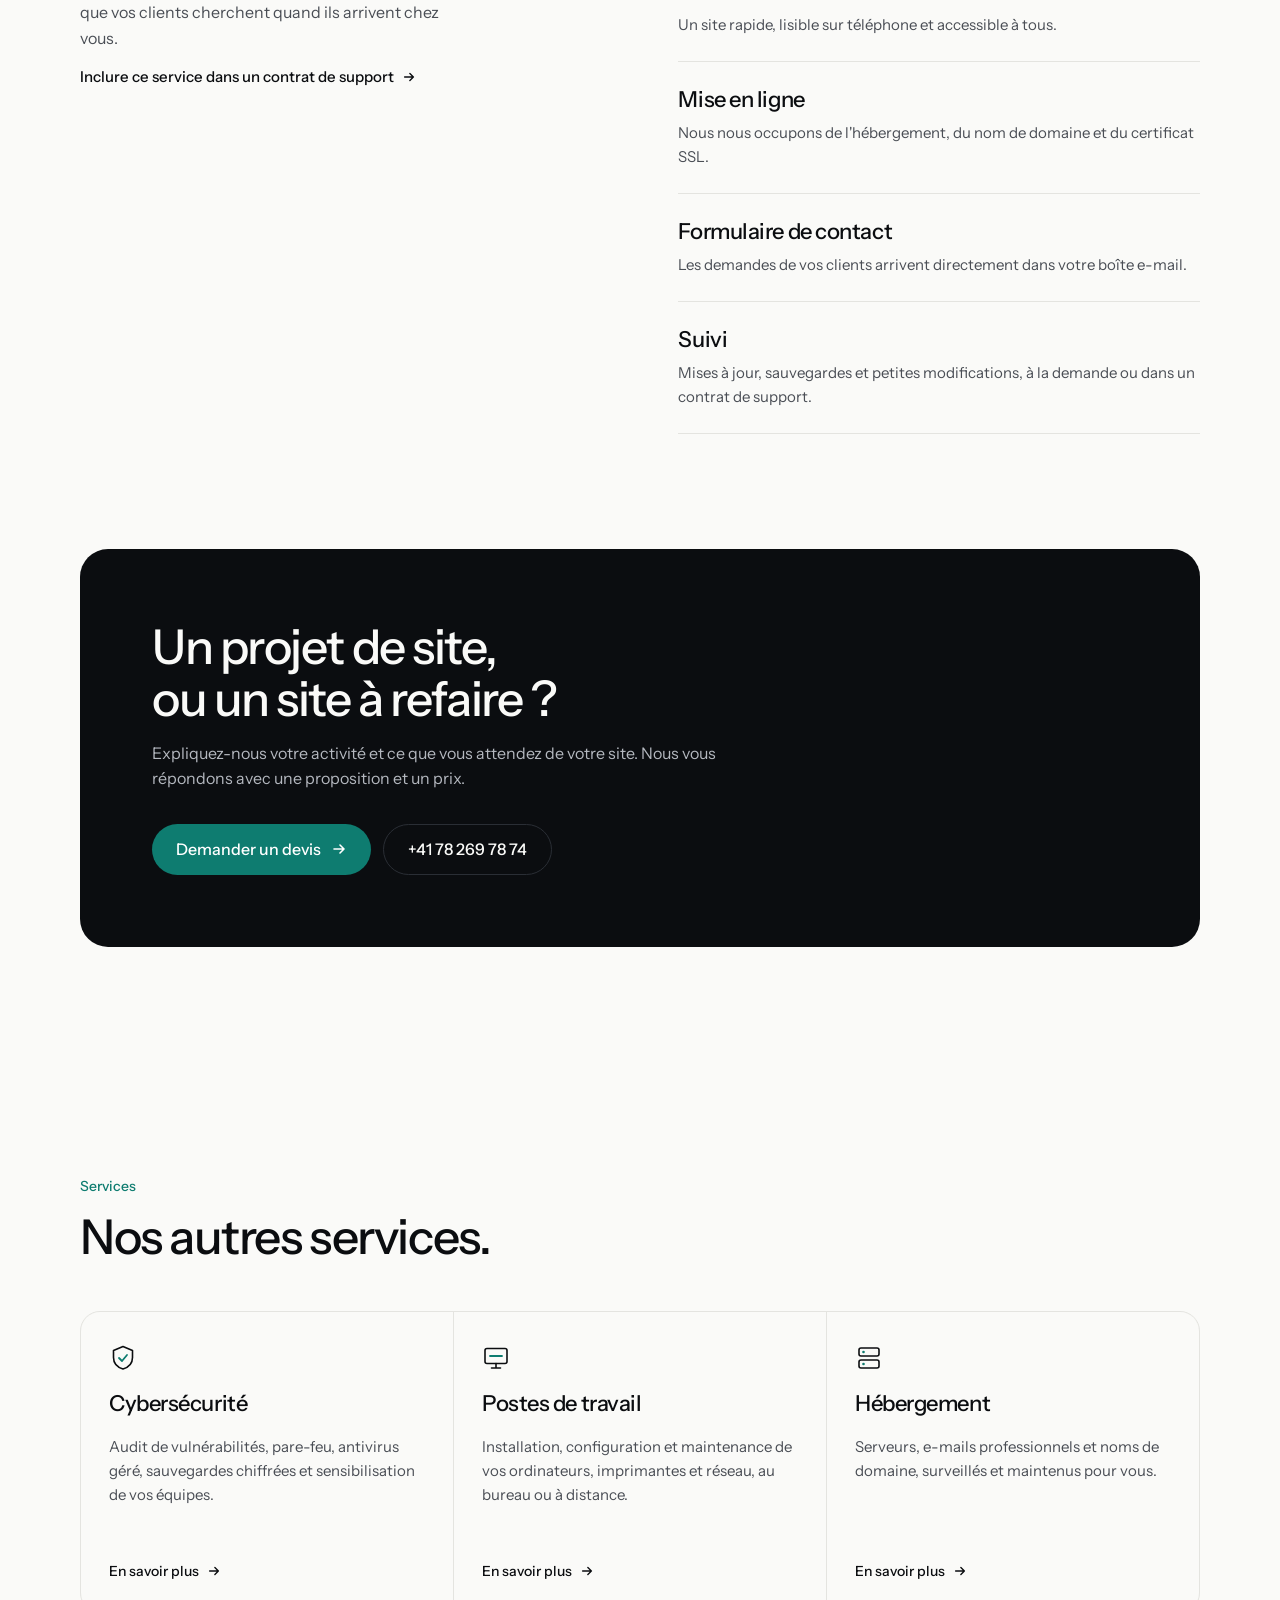
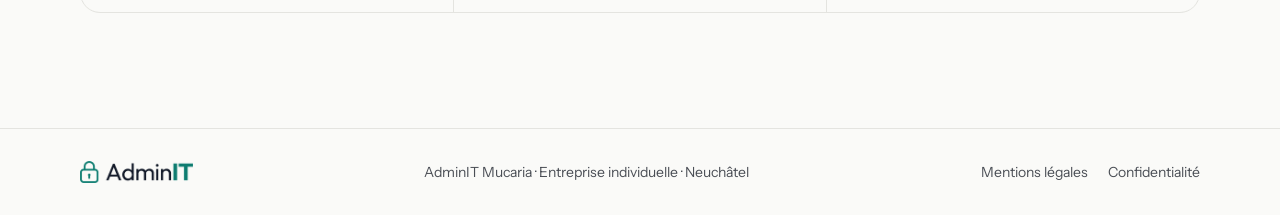
<file: sites-web.html>
<!doctype html>
<html lang="fr">
<head>
<meta charset="utf-8">
<meta name="viewport" content="width=device-width, initial-scale=1">
<title>Sites web — AdminIT</title>
<meta name="description" content="Création et refonte de sites vitrines pour les PME et indépendants de la région neuchâteloise : rapides, lisibles sur téléphone et faciles à mettre à jour.">
<link rel="canonical" href="https://adminit.support/sites-web.html">
<meta name="theme-color" content="#FAFAF8">

<meta property="og:type" content="website">
<meta property="og:locale" content="fr_CH">
<meta property="og:site_name" content="AdminIT">
<meta property="og:title" content="Sites web — AdminIT">
<meta property="og:description" content="Création et refonte de sites vitrines pour les PME et indépendants de la région neuchâteloise : rapides, lisibles sur téléphone et faciles à mettre à jour.">
<meta property="og:url" content="https://adminit.support/sites-web.html">
<meta property="og:image" content="https://adminit.support/assets/og-image.png">
<meta name="twitter:card" content="summary_large_image">

<link rel="icon" type="image/png" href="assets/favicon.png">
<link rel="apple-touch-icon" href="assets/apple-touch-icon.png">

<link rel="preconnect" href="https://fonts.googleapis.com">
<link rel="preconnect" href="https://fonts.gstatic.com" crossorigin>
<link rel="stylesheet" href="https://fonts.googleapis.com/css2?family=Instrument+Sans:wght@400;500;600&amp;family=JetBrains+Mono:wght@400;500&amp;display=swap">
<link rel="stylesheet" href="styles.css">
<script>document.documentElement.classList.add('js')</script>
<script src="script.js" defer></script>
</head>
<body>
<a class="skip-link" href="#contenu">Aller au contenu</a>

<header class="site-header">
  <div class="nav-shell">
    <a class="brand" href="index.html" aria-label="AdminIT — accueil">
      <img src="assets/logo-adminit.png" alt="AdminIT" width="153" height="30">
    </a>
    <button class="nav-toggle" type="button" aria-expanded="false" aria-controls="site-nav" aria-label="Ouvrir le menu">
      <span class="nav-toggle-bar"></span>
      <span class="nav-toggle-bar"></span>
    </button>
    <nav id="site-nav" class="site-nav" aria-label="Navigation principale">
      <div class="nav-links">
        <span class="nav-indicator" aria-hidden="true"></span>
        <a href="index.html#services">Services</a>
        <a href="index.html#approche">Approche</a>
        <a href="index.html#contrats">Contrats</a>
        <a href="index.html#engagements">Engagements</a>
        <a href="index.html#contact">Contact</a>
      </div>
      <a class="btn btn-dark nav-cta" href="index.html#contact">Demander un audit</a>
    </nav>
  </div>
</header>

<main id="contenu">
<!-- Contenu proposé : à relire et ajuster selon vos prestations réelles. -->

<section class="container service-hero">
  <a class="back-link reveal d1" href="index.html#services"><svg width="14" height="14" viewBox="0 0 16 16" fill="none" aria-hidden="true"><path d="M13 8H3M7 4 3 8l4 4" stroke="currentColor" stroke-width="1.6" stroke-linecap="round" stroke-linejoin="round"/></svg> Tous les services</a>
  <span class="service-icon reveal d1"><svg width="28" height="28" viewBox="0 0 28 28" fill="none" aria-hidden="true"><rect x="3" y="5" width="22" height="18" rx="2" stroke="currentColor" stroke-width="1.6"/><path d="M3 10h22" stroke="currentColor" stroke-width="1.6"/><path class="ico-accent" d="m11 14-3 2.5 3 2.5M17 14l3 2.5-3 2.5" stroke-width="1.8" stroke-linecap="round" stroke-linejoin="round"/></svg></span>
  <h1 class="hero-title reveal d2">Sites web</h1>
  <p class="hero-lead reveal d3">Un site vitrine qui montre en quelques secondes ce que vous faites et comment vous joindre. Il charge vite, s'affiche bien sur téléphone, et vous pouvez modifier vos textes vous-même.</p>
  <div class="hero-actions reveal d4">
    <a class="btn btn-accent btn-lg" href="index.html#contact">Demander un devis
      <svg class="arr" width="16" height="16" viewBox="0 0 16 16" fill="none" aria-hidden="true"><path d="M3 8h10M9 4l4 4-4 4" stroke="currentColor" stroke-width="1.6" stroke-linecap="round" stroke-linejoin="round"/></svg>
    </a>
    <a class="btn btn-outline btn-lg" href="tel:+41782697874">+41 78 269 78 74</a>
  </div>
</section>

<hr class="section-divider">

<section class="container section">
  <div class="section-head">
    <div class="section-title reveal">
      <span class="eyebrow">Situations fréquentes</span>
      <h2 class="h2">Vous vous reconnaissez&nbsp;?</h2>
    </div>
  </div>
  <ul class="problems reveal">
    <li class="problem">
      <h3>Votre site a dix ans</h3>
      <p>Il s'affiche mal sur téléphone et ne correspond plus à votre activité. Nous le refaisons en gardant ce qui fonctionne.</p>
    </li>
    <li class="problem">
      <h3>Vous n'avez pas encore de site</h3>
      <p>Nous partons de zéro&nbsp;: structure, textes, mise en ligne et nom de domaine.</p>
    </li>
    <li class="problem">
      <h3>Changer un horaire prend une semaine</h3>
      <p>Vous recevez un site que vous pouvez modifier vous-même, et nous restons là si vous avez besoin d'aide.</p>
    </li>
    <li class="problem">
      <h3>On ne vous trouve pas sur Google</h3>
      <p>Nous soignons les bases du référencement&nbsp;: titres, descriptions et fiche de votre entreprise sur Google Maps.</p>
    </li>
  </ul>
</section>

<section class="approach">
  <div class="container section approach-inner">
    <div class="approach-intro reveal">
      <span class="eyebrow">Concrètement</span>
      <h2 class="h2">Ce que nous mettons en place.</h2>
      <p class="text-lead">Nous construisons le site avec vous, à partir de ce que vos clients cherchent quand ils arrivent chez vous.</p>
      <a class="text-link" href="index.html#contrats">Inclure ce service dans un contrat de support <svg class="arr" width="14" height="14" viewBox="0 0 16 16" fill="none" aria-hidden="true"><path d="M3 8h10M9 4l4 4-4 4" stroke="currentColor" stroke-width="1.6" stroke-linecap="round" stroke-linejoin="round"/></svg></a>
    </div>
    <ul class="offers">
      <li class="offer reveal">
        <h3 class="step-title">Conception</h3>
        <p class="step-text">Structure, textes et mise en page, préparés avec vous à partir de votre activité.</p>
      </li>
      <li class="offer reveal">
        <h3 class="step-title">Réalisation</h3>
        <p class="step-text">Un site rapide, lisible sur téléphone et accessible à tous.</p>
      </li>
      <li class="offer reveal">
        <h3 class="step-title">Mise en ligne</h3>
        <p class="step-text">Nous nous occupons de l'hébergement, du nom de domaine et du certificat SSL.</p>
      </li>
      <li class="offer reveal">
        <h3 class="step-title">Formulaire de contact</h3>
        <p class="step-text">Les demandes de vos clients arrivent directement dans votre boîte e-mail.</p>
      </li>
      <li class="offer reveal">
        <h3 class="step-title">Suivi</h3>
        <p class="step-text">Mises à jour, sauvegardes et petites modifications, à la demande ou dans un contrat de support.</p>
      </li>
    </ul>
  </div>
</section>

<section class="container service-cta-wrap">
  <div class="service-cta reveal">
    <div class="service-cta-text">
      <h2 class="h2">Un projet de site, ou un site à refaire&nbsp;?</h2>
      <p>Expliquez-nous votre activité et ce que vous attendez de votre site. Nous vous répondons avec une proposition et un prix.</p>
    </div>
    <div class="service-cta-actions">
      <a class="btn btn-accent btn-lg" href="index.html#contact">Demander un devis
        <svg class="arr" width="16" height="16" viewBox="0 0 16 16" fill="none" aria-hidden="true"><path d="M3 8h10M9 4l4 4-4 4" stroke="currentColor" stroke-width="1.6" stroke-linecap="round" stroke-linejoin="round"/></svg>
      </a>
      <a class="btn btn-outline-light btn-lg" href="tel:+41782697874">+41 78 269 78 74</a>
    </div>
  </div>
</section>

<section class="container section">
  <div class="section-head">
    <div class="section-title reveal">
      <span class="eyebrow">Services</span>
      <h2 class="h2">Nos autres services.</h2>
    </div>
  </div>
  <div class="services-grid services-grid--others reveal">
    <a class="svc" href="cybersecurite.html">
      <div class="svc-top">
        <svg width="28" height="28" viewBox="0 0 28 28" fill="none" aria-hidden="true"><path d="M14 2.5 4.5 6.5v7c0 5.6 4 9.8 9.5 11.5 5.5-1.7 9.5-5.9 9.5-11.5v-7L14 2.5Z" stroke="currentColor" stroke-width="1.6" stroke-linejoin="round"/><path class="ico-accent" d="m10 14 3 3 5-6" stroke-width="1.8" stroke-linecap="round" stroke-linejoin="round"/></svg>
      </div>
      <h3 class="svc-title">Cybersécurité</h3>
      <p class="svc-text">Audit de vulnérabilités, pare-feu, antivirus géré, sauvegardes chiffrées et sensibilisation de vos équipes.</p>
      <span class="svc-more">En savoir plus <svg class="arr" width="14" height="14" viewBox="0 0 16 16" fill="none" aria-hidden="true"><path d="M3 8h10M9 4l4 4-4 4" stroke="currentColor" stroke-width="1.6" stroke-linecap="round" stroke-linejoin="round"/></svg></span>
    </a>

    <a class="svc" href="postes-de-travail.html">
      <div class="svc-top">
        <svg width="28" height="28" viewBox="0 0 28 28" fill="none" aria-hidden="true"><rect x="3" y="4.5" width="22" height="15" rx="2" stroke="currentColor" stroke-width="1.6"/><path d="M9.5 24h9M14 19.5V24" stroke="currentColor" stroke-width="1.6" stroke-linecap="round"/><path class="ico-accent" d="M8 12h12" stroke-width="1.8" stroke-linecap="round"/></svg>
      </div>
      <h3 class="svc-title">Postes de travail</h3>
      <p class="svc-text">Installation, configuration et maintenance de vos ordinateurs, imprimantes et réseau, au bureau ou à distance.</p>
      <span class="svc-more">En savoir plus <svg class="arr" width="14" height="14" viewBox="0 0 16 16" fill="none" aria-hidden="true"><path d="M3 8h10M9 4l4 4-4 4" stroke="currentColor" stroke-width="1.6" stroke-linecap="round" stroke-linejoin="round"/></svg></span>
    </a>

    <a class="svc" href="hebergement.html">
      <div class="svc-top">
        <svg width="28" height="28" viewBox="0 0 28 28" fill="none" aria-hidden="true"><rect x="4" y="4" width="20" height="8" rx="2" stroke="currentColor" stroke-width="1.6"/><rect x="4" y="16" width="20" height="8" rx="2" stroke="currentColor" stroke-width="1.6"/><circle class="ico-accent-fill" cx="8.5" cy="8" r="1.3"/><circle class="ico-accent-fill" cx="8.5" cy="20" r="1.3"/></svg>
      </div>
      <h3 class="svc-title">Hébergement</h3>
      <p class="svc-text">Serveurs, e-mails professionnels et noms de domaine, surveillés et maintenus pour vous.</p>
      <span class="svc-more">En savoir plus <svg class="arr" width="14" height="14" viewBox="0 0 16 16" fill="none" aria-hidden="true"><path d="M3 8h10M9 4l4 4-4 4" stroke="currentColor" stroke-width="1.6" stroke-linecap="round" stroke-linejoin="round"/></svg></span>
    </a>
  </div>
</section>

</main>

<footer class="site-footer">
  <div class="container footer-inner">
    <a class="footer-brand" href="index.html"><img src="assets/logo-adminit.png" alt="AdminIT" width="113" height="22" loading="lazy"></a>
    <span>AdminIT Mucaria · Entreprise individuelle · Neuchâtel</span>
    <div class="footer-links">
      <a href="mentions-legales.html">Mentions légales</a>
      <a href="confidentialite.html">Confidentialité</a>
    </div>
  </div>
</footer>
</body>
</html>
</file>
<file: styles.css>
/* ==========================================================================
   AdminIT — feuille de styles
   ========================================================================== */

:root {
  /* Couleurs */
  --accent: #0E7C70;            /* vert du logo */
  --accent-hover: #0B6A60;
  --accent-on-dark: #7ED3C6;    /* accent lisible sur fond sombre */
  --ink: #0B0D10;
  --ink-rgb: 11, 13, 16;
  --ink-soft: #2A2F36;
  --bg: #FAFAF8;
  --surface: #FFFFFF;
  --muted: #4A4E55;
  --placeholder: #80848B;
  --line: #E4E4E0;
  --line-soft: #EEEEEA;
  --line-strong: #CFCFCA;
  --ok: #16804A;
  --ok-rgb: 22, 128, 74;
  --danger: #B42318;
  --dark-line: #2A2E35;
  --dark-muted: #B4B8BF;

  /* Typographie */
  --font-sans: 'Instrument Sans', system-ui, -apple-system, 'Segoe UI', Roboto, sans-serif;
  --font-mono: 'JetBrains Mono', ui-monospace, SFMono-Regular, Menlo, Consolas, monospace;
  --fs-h1: clamp(40px, 5.4vw, 70px);
  --fs-h2: clamp(32px, 3.8vw, 48px);
  --fs-lead: clamp(17px, 1.5vw, 20px);

  /* Espacements */
  --container: 1200px;
  --gutter: clamp(20px, 4vw, 40px);
  --section-y: clamp(72px, 9vw, 120px);
  --gap-columns: clamp(40px, 6vw, 80px);
  --nav-top: 14px;
  --nav-h: 60px;
  --header-space: calc(var(--nav-top) + var(--nav-h));

  /* Rayons */
  --radius-xs: 4px;
  --radius-sm: 8px;
  --radius: 10px;
  --radius-lg: 20px;
  --radius-xl: 28px;
  --radius-pill: 999px;

  /* Verre liquide : réservé à la barre de navigation */
  --glass-tint: rgba(255, 255, 255, 0.6);
  --glass-filter: blur(18px) saturate(180%);
  --glass-shadow:
    inset 0 1px 0 rgba(255, 255, 255, 0.9),
    inset 0 -1px 0 rgba(255, 255, 255, 0.35),
    inset 0 0 14px rgba(255, 255, 255, 0.35),
    0 0 0 1px rgba(var(--ink-rgb), 0.07),
    0 1px 2px rgba(var(--ink-rgb), 0.04),
    0 18px 40px -20px rgba(var(--ink-rgb), 0.24);

  /* Ombres */
  --shadow-card: 0 1px 2px rgba(var(--ink-rgb), 0.04), 0 24px 60px -30px rgba(var(--ink-rgb), 0.18);

  /* Mouvement */
  --ease-out: cubic-bezier(.2, .7, .2, 1);
  --ease-draw: cubic-bezier(.4, 0, .2, 1);
  --ease-liquid: cubic-bezier(.32, 1.25, .5, 1);   /* léger rebond */
}

/* --------------------------------------------------------------------------
   Base
   -------------------------------------------------------------------------- */

*,
*::before,
*::after { box-sizing: border-box; }

html {
  -webkit-text-size-adjust: 100%;
  scroll-padding-top: calc(var(--header-space) + 20px);
}

@media (prefers-reduced-motion: no-preference) {
  html { scroll-behavior: smooth; }
}

body {
  margin: 0;
  min-height: 100vh;
  background: var(--bg);
  color: var(--ink);
  font-family: var(--font-sans);
  -webkit-font-smoothing: antialiased;
  -moz-osx-font-smoothing: grayscale;
}

img { display: block; max-width: 100%; height: auto; }
svg { flex-shrink: 0; }

a { color: var(--ink); text-decoration: none; }
a:hover { color: var(--accent); }

:focus-visible { outline: 2px solid var(--accent); outline-offset: 3px; }

input, textarea, button { font: inherit; }

.container {
  max-width: var(--container);
  margin-inline: auto;
  padding-inline: var(--gutter);
}

.section { padding-block: var(--section-y); }

.skip-link {
  position: absolute;
  left: 12px;
  top: -100px;
  z-index: 100;
  padding: 10px 16px;
  background: var(--ink);
  color: var(--bg);
  border-radius: var(--radius-pill);
  font-size: 14px;
}
.skip-link:focus { top: 12px; color: var(--bg); }

/* Typographie partagée */
.eyebrow {
  font-size: 14px;
  font-weight: 500;
  color: var(--accent);
}

.h2 {
  margin: 0;
  font-size: var(--fs-h2);
  line-height: 1.08;
  letter-spacing: -0.03em;
  font-weight: 500;
  text-wrap: balance;
}

.text-lead {
  margin: 0;
  font-size: 16px;
  line-height: 1.6;
  color: var(--muted);
}

/* Couleurs d'accent des pictogrammes */
.ico-accent { stroke: var(--accent); }
.ico-accent-fill { fill: var(--accent); }

/* --------------------------------------------------------------------------
   Boutons
   -------------------------------------------------------------------------- */

.btn {
  display: inline-flex;
  align-items: center;
  justify-content: center;
  gap: 10px;
  border: 0;
  border-radius: var(--radius-pill);
  font-weight: 500;
  line-height: 1.2;
  cursor: pointer;
  transition: background-color .25s ease, border-color .25s ease, color .25s ease, transform .25s ease;
}
.btn:hover { transform: translateY(-1px); }

.btn-dark {
  padding: 11px 18px;
  font-size: 15px;
  background-color: var(--ink);
  color: var(--bg);
  box-shadow: inset 0 1px 0 rgba(255, 255, 255, 0.16), 0 8px 18px -10px rgba(var(--ink-rgb), 0.7);
}
.btn-dark:hover { color: var(--bg); background-color: #1C2027; }

.btn-accent { background-color: var(--accent); color: #FFFFFF; }
.btn-accent:hover { background-color: var(--accent-hover); color: #FFFFFF; }

.btn-outline { border: 1px solid var(--line-strong); color: var(--ink); }
.btn-outline:hover { border-color: var(--ink); color: var(--ink); }

.btn-outline-light { border: 1px solid var(--dark-line); color: var(--bg); }
.btn-outline-light:hover { border-color: var(--bg); color: var(--bg); }

.btn-lg { padding: 15px 24px; font-size: 16px; }

.btn .arr { transition: transform .3s var(--ease-out); }
.btn:hover .arr { transform: translateX(3px); }

/* --------------------------------------------------------------------------
   En-tête : barre de navigation flottante en verre
   -------------------------------------------------------------------------- */

.site-header {
  position: fixed;
  top: var(--nav-top);
  left: 0;
  right: 0;
  z-index: 50;
  padding-inline: clamp(12px, 3vw, 24px);
  pointer-events: none;
}

.nav-shell {
  position: relative;
  display: flex;
  align-items: center;
  gap: 16px;
  max-width: 1000px;
  height: var(--nav-h);
  margin-inline: auto;
  padding: 0 8px 0 22px;
  border-radius: var(--radius-pill);
  pointer-events: auto;
  transition: max-width .7s var(--ease-out);
}

/* La matière en verre est portée par un pseudo-élément : le menu mobile,
   enfant de .nav-shell, peut ainsi flouter la page avec son propre verre. */
.nav-shell::before {
  content: "";
  position: absolute;
  inset: 0;
  border-radius: inherit;
  background: var(--glass-tint);
  -webkit-backdrop-filter: var(--glass-filter);
  backdrop-filter: var(--glass-filter);
  box-shadow: var(--glass-shadow);
  transition: background-color .4s ease, box-shadow .4s ease;
}

/* Liseré lumineux : plus marqué en haut à gauche et en bas à droite */
.nav-shell::after {
  content: "";
  position: absolute;
  inset: 0;
  border-radius: inherit;
  padding: 1px;
  background: linear-gradient(145deg,
    rgba(255, 255, 255, 0.95) 0%,
    rgba(255, 255, 255, 0.2) 28%,
    rgba(255, 255, 255, 0) 50%,
    rgba(255, 255, 255, 0.2) 72%,
    rgba(255, 255, 255, 0.8) 100%);
  -webkit-mask: linear-gradient(#000 0 0) content-box, linear-gradient(#000 0 0);
  -webkit-mask-composite: xor;
  mask-composite: exclude;
  pointer-events: none;
}

.nav-shell > * { position: relative; }

.site-header.is-scrolled .nav-shell::before {
  background-color: rgba(255, 255, 255, 0.7);
  box-shadow: var(--glass-shadow), 0 26px 50px -26px rgba(var(--ink-rgb), 0.32);
}

.brand { display: flex; align-items: center; flex-shrink: 0; }
.brand img { height: 26px; width: auto; }

.site-nav {
  display: flex;
  flex: 1;
  align-items: center;
  gap: 12px;
}

.nav-links {
  position: relative;
  display: flex;
  align-items: center;
  gap: 2px;
  margin-inline: auto;
}

.nav-links a {
  position: relative;
  padding: 9px 15px;
  border-radius: var(--radius-pill);
  font-size: 15px;
  color: var(--ink-soft);
  transition: color .25s ease;
}
.nav-links a:hover,
.nav-links a.is-current { color: var(--ink); }

/* Goutte qui glisse sous le lien survolé ou la section en cours */
.nav-indicator {
  position: absolute;
  top: 0;
  bottom: 0;
  left: 0;
  width: var(--w, 0px);
  border-radius: var(--radius-pill);
  background: rgba(var(--ink-rgb), 0.06);
  box-shadow: inset 0 1px 0 rgba(255, 255, 255, 0.75), inset 0 0 0 1px rgba(var(--ink-rgb), 0.04);
  opacity: 0;
  transform: translateX(var(--x, 0px));
  transition: transform .5s var(--ease-liquid), width .5s var(--ease-liquid), opacity .25s ease;
  pointer-events: none;
}
.nav-indicator.is-visible { opacity: 1; }
.nav-indicator.is-instant { transition: none; }

.nav-cta { flex-shrink: 0; }

.nav-toggle {
  display: none;
  flex-direction: column;
  align-items: center;
  justify-content: center;
  gap: 5px;
  width: 44px;
  height: 44px;
  margin-left: auto;
  padding: 0;
  border: 0;
  border-radius: 50%;
  background: rgba(var(--ink-rgb), 0.05);
  box-shadow: inset 0 1px 0 rgba(255, 255, 255, 0.7);
  color: var(--ink);
  cursor: pointer;
  transition: background-color .25s ease;
}
.nav-toggle:hover { background: rgba(var(--ink-rgb), 0.08); }

.nav-toggle-bar {
  display: block;
  width: 18px;
  height: 1.6px;
  border-radius: 2px;
  background: currentColor;
  transition: transform .3s var(--ease-out);
}

.site-header.is-open .nav-toggle-bar:first-child { transform: translateY(3.3px) rotate(45deg); }
.site-header.is-open .nav-toggle-bar:last-child { transform: translateY(-3.3px) rotate(-45deg); }

/* La pastille se resserre légèrement une fois la page défilée */
@media (min-width: 960px) {
  .site-header.is-scrolled .nav-shell { max-width: 920px; }
}

@media (max-width: 959px) {
  .nav-shell { height: 56px; padding: 0 6px 0 18px; }
  .brand img { height: 24px; }

  /* Sans JavaScript, les liens restent visibles et passent à la ligne */
  html:not(.js) .nav-shell { height: auto; flex-wrap: wrap; padding: 12px 18px; border-radius: 28px; }
  html:not(.js) .site-nav,
  html:not(.js) .nav-links { flex-wrap: wrap; margin: 0; }

  /* Menu burger (uniquement si JavaScript est actif) */
  .js .nav-toggle { display: inline-flex; }

  .js .site-nav {
    position: absolute;
    top: calc(100% + 10px);
    left: 0;
    right: 0;
    flex-direction: column;
    align-items: stretch;
    gap: 6px;
    padding: 8px;
    border-radius: 26px;
    background: rgba(255, 255, 255, 0.74);
    -webkit-backdrop-filter: var(--glass-filter);
    backdrop-filter: var(--glass-filter);
    box-shadow: var(--glass-shadow);
    opacity: 0;
    visibility: hidden;
    transform: translateY(-8px) scale(.98);
    transform-origin: top center;
    transition: opacity .25s ease, transform .35s var(--ease-out), visibility 0s linear .35s;
  }

  .js .site-header.is-open .site-nav {
    opacity: 1;
    visibility: visible;
    transform: none;
    transition: opacity .25s ease, transform .45s var(--ease-liquid), visibility 0s;
  }

  .js .nav-links { flex-direction: column; align-items: stretch; gap: 2px; margin: 0; }
  .js .nav-links a { padding: 14px 16px; font-size: 17px; border-radius: 18px; }
  .js .nav-links a:hover { background: rgba(var(--ink-rgb), 0.05); }
  .js .nav-indicator { display: none; }
  .js .nav-cta { padding: 15px 18px; font-size: 16px; }
}

/* --------------------------------------------------------------------------
   Hero
   -------------------------------------------------------------------------- */

.hero {
  display: grid;
  grid-template-columns: repeat(auto-fit, minmax(min(100%, 440px), 1fr));
  gap: var(--gap-columns);
  align-items: center;
  padding-block: calc(var(--header-space) + clamp(56px, 8vw, 104px)) clamp(64px, 8vw, 104px);
}

@media (min-width: 1000px) {
  .hero { grid-template-columns: minmax(0, 1.1fr) minmax(0, 0.9fr); }
}

.hero-copy { display: flex; flex-direction: column; gap: 28px; }

.hero-title {
  margin: 0;
  font-size: var(--fs-h1);
  line-height: 1.02;
  letter-spacing: -0.035em;
  font-weight: 500;
  text-wrap: balance;
}

.hero-lead {
  margin: 0;
  max-width: 520px;
  font-size: var(--fs-lead);
  line-height: 1.55;
  color: var(--muted);
}

.hero-actions { display: flex; flex-wrap: wrap; gap: 12px; }

@media (max-width: 480px) {
  .hero-actions .btn { flex: 1 1 100%; }
}

/* Carte « état du parc » */
.status-card {
  margin: 0;
  background: var(--surface);
  border: 1px solid var(--line);
  border-radius: var(--radius-lg);
  overflow: hidden;
  box-shadow: var(--shadow-card);
}

.status-bar {
  display: flex;
  align-items: center;
  justify-content: space-between;
  padding: 16px 20px;
  border-bottom: 1px solid var(--line-soft);
}

.status-title { font-size: 14px; font-weight: 500; }

.status-tag {
  padding: 3px 10px;
  border: 1px solid var(--line);
  border-radius: var(--radius-pill);
  font-size: 12px;
  color: var(--muted);
}

.status-summary {
  display: flex;
  flex-direction: column;
  gap: 6px;
  padding: 24px 24px 8px;
}

.status-summary-label { font-size: 13px; color: var(--muted); }

.status-summary-value {
  font-size: 34px;
  font-weight: 500;
  letter-spacing: -0.03em;
}

.status-chart { display: block; width: 100%; height: 110px; }
.chart-line { fill: none; stroke: var(--accent); stroke-width: 2; stroke-linecap: round; }
.chart-base { stroke: var(--line-soft); }

.status-list {
  list-style: none;
  margin: 0;
  padding: 8px 24px 24px;
  display: flex;
  flex-direction: column;
}

.status-row {
  display: flex;
  align-items: center;
  justify-content: space-between;
  gap: 12px;
  padding: 13px 0;
  border-top: 1px solid var(--line-soft);
  font-size: 14px;
}

.status-row--stack { flex-direction: column; align-items: stretch; gap: 10px; }
.status-row-head { display: flex; align-items: center; justify-content: space-between; gap: 12px; }
.status-label { display: flex; align-items: center; gap: 10px; }

.status-value {
  font-family: var(--font-mono);
  font-size: 12px;
  color: var(--muted);
}
.status-value--ok { color: var(--ok); }

.progress {
  height: 4px;
  background: var(--line-soft);
  border-radius: var(--radius-pill);
  overflow: hidden;
}

.progress-bar {
  width: 78%;
  height: 100%;
  background: var(--accent);
  border-radius: inherit;
  transform-origin: left center;
}

/* --------------------------------------------------------------------------
   Présentation vidéo
   -------------------------------------------------------------------------- */

.presentation { padding-bottom: var(--section-y); }

/* La carte reste entièrement visible à l'écran, même sur un écran bas */
.video-card {
  margin: 0 auto;
  max-width: max(320px, calc((100vh - 110px) * 16 / 9));
  max-width: max(320px, calc((100svh - 110px) * 16 / 9));
  background: var(--surface);
  border: 1px solid var(--line);
  border-radius: var(--radius-lg);
  overflow: hidden;
  box-shadow: var(--shadow-card);
}

.video-frame {
  position: relative;
  aspect-ratio: 16 / 9;
  background: #F7F7F5;   /* fond des vidéos */
}

/* Sur téléphone : version verticale (même seuil que l'attribut media des <source>) */
@media (max-width: 599px) {
  .video-card {
    max-width: max(240px, calc((100vh - 110px) * 9 / 16));
    max-width: max(240px, calc((100svh - 110px) * 9 / 16));
  }
  .video-frame { aspect-ratio: 9 / 16; }
}

.video-media {
  display: block;
  width: 100%;
  height: 100%;
  object-fit: cover;
}
.js .video-media { cursor: pointer; }

/* Sans JavaScript, la vidéo garde les commandes du navigateur */
html:not(.js) .video-play,
html:not(.js) .video-controls,
html:not(.js) .video-progress { display: none; }

/* Bouton « Regarder la vidéo », visible avant la lecture et à la fin */
.video-play {
  position: absolute;
  inset-inline: 0;
  bottom: clamp(16px, 7%, 44px);
  display: flex;
  align-items: center;
  gap: 12px;
  width: max-content;
  margin-inline: auto;
  padding: 6px 20px 6px 6px;
  border: 0;
  border-radius: var(--radius-pill);
  background: var(--ink);
  color: var(--bg);
  font-size: 15px;
  font-weight: 500;
  cursor: pointer;
  box-shadow: inset 0 1px 0 rgba(255, 255, 255, 0.16), 0 18px 36px -18px rgba(var(--ink-rgb), 0.6);
  transition: opacity .3s ease, transform .3s var(--ease-out), visibility 0s;
}
.video-play:hover { transform: translateY(-1px); }

.video-play-icon {
  display: grid;
  place-items: center;
  width: 40px;
  height: 40px;
  border-radius: 50%;
  background: var(--accent);
  color: #FFFFFF;
  transition: transform .3s var(--ease-out);
}
.video-play:hover .video-play-icon { transform: scale(1.06); }

.video-play-time {
  font-family: var(--font-mono);
  font-size: 12px;
  color: var(--dark-muted);
}

.video-frame.is-started .video-play {
  opacity: 0;
  visibility: hidden;
  transform: translateY(6px);
  transition: opacity .3s ease, transform .3s var(--ease-out), visibility 0s linear .3s;
}

/* Commandes pendant la lecture */
.video-controls {
  position: absolute;
  left: 0;
  right: 0;
  bottom: 0;
  display: flex;
  justify-content: space-between;
  align-items: flex-end;
  gap: 8px;
  padding: 14px 14px 17px;
  pointer-events: none;
  opacity: 0;
  visibility: hidden;
  transition: opacity .3s ease, visibility 0s linear .3s;
}

.video-frame.is-started .video-controls {
  opacity: 1;
  visibility: visible;
  transition: opacity .3s ease, visibility 0s;
}

/* Avec le son, les commandes s'effacent tant que la souris est ailleurs
   (elles restent visibles pendant la navigation au clavier) */
@media (hover: hover) {
  .video-frame.is-started.is-playing:not(.is-muted):not(:hover):not(:has(:focus-visible)) .video-controls { opacity: 0; }
}

.video-btn {
  display: inline-flex;
  align-items: center;
  justify-content: center;
  gap: 8px;
  height: 40px;
  padding: 0 16px 0 14px;
  border: 0;
  border-radius: var(--radius-pill);
  background: rgba(var(--ink-rgb), 0.78);
  color: #FFFFFF;
  font-size: 14px;
  font-weight: 500;
  cursor: pointer;
  pointer-events: auto;
  transition: background-color .25s ease;
}
.video-btn:hover { background: var(--ink); }
.video-btn--icon { width: 40px; padding: 0; }

.video-frame.is-playing .ico-play,
.video-frame:not(.is-playing) .ico-pause,
.video-frame.is-muted .ico-sound-on,
.video-frame:not(.is-muted) .ico-sound-off { display: none; }

.video-progress {
  position: absolute;
  left: 0;
  right: 0;
  bottom: 0;
  height: 3px;
  background: rgba(var(--ink-rgb), 0.08);
  opacity: 0;
  transition: opacity .3s ease;
}
.video-frame.is-started .video-progress { opacity: 1; }

.video-progress-bar {
  height: 100%;
  background: var(--accent);
  transform: scaleX(0);
  transform-origin: left center;
}

/* --------------------------------------------------------------------------
   Références
   -------------------------------------------------------------------------- */

.trust { border-block: 1px solid var(--line); }

/* Séparateur utilisé tant que le bandeau de références est masqué */
.section-divider { margin: 0; border: 0; border-top: 1px solid var(--line); }

.trust-inner {
  display: flex;
  flex-wrap: wrap;
  align-items: center;
  justify-content: space-between;
  gap: 20px 32px;
  padding-block: 28px;
}

.trust-label {
  margin: 0;
  font-family: var(--font-mono);
  font-size: 12px;
  color: var(--muted);
  letter-spacing: 0.04em;
  text-transform: uppercase;
}

.trust-logos {
  list-style: none;
  margin: 0;
  padding: 0;
  display: flex;
  flex-wrap: wrap;
  gap: 14px;
}

.trust-logo {
  width: 120px;
  height: 40px;
  display: flex;
  align-items: center;
  justify-content: center;
  border: 1px dashed var(--line-strong);
  border-radius: var(--radius-sm);
  font-size: 12px;
  color: var(--muted);
}

/* --------------------------------------------------------------------------
   Services
   -------------------------------------------------------------------------- */

.section-head {
  display: flex;
  flex-wrap: wrap;
  justify-content: space-between;
  align-items: flex-end;
  gap: 24px;
  margin-bottom: 48px;
}

.section-title { display: flex; flex-direction: column; gap: 16px; max-width: 640px; }

.section-intro {
  margin: 0;
  max-width: 360px;
  font-size: 16px;
  line-height: 1.6;
  color: var(--muted);
}

.services-grid {
  display: grid;
  grid-template-columns: 1fr;
  gap: 1px;
  background: var(--line);
  border: 1px solid var(--line);
  border-radius: var(--radius-lg);
  overflow: hidden;
}

@media (min-width: 600px) { .services-grid { grid-template-columns: repeat(2, 1fr); } }
@media (min-width: 1040px) { .services-grid { grid-template-columns: repeat(4, 1fr); } }

.svc {
  display: flex;
  flex-direction: column;
  gap: 18px;
  min-height: 300px;
  padding: 32px 28px;
  background: var(--bg);
  color: var(--ink);
  transition: background-color .35s ease;
}
.svc:hover { background: var(--surface); color: var(--ink); }

.svc-top { display: flex; align-items: center; }

.svc-title {
  margin: 0;
  font-size: 22px;
  font-weight: 500;
  letter-spacing: -0.02em;
}

.svc-text {
  margin: 0;
  font-size: 15px;
  line-height: 1.6;
  color: var(--muted);
}

.svc-more {
  margin-top: auto;
  display: flex;
  align-items: center;
  gap: 8px;
  font-size: 14px;
  font-weight: 500;
  transition: color .25s ease;
}
.svc:hover .svc-more { color: var(--accent); }

.arr { transition: transform .3s var(--ease-out); }
.svc:hover .arr { transform: translateX(4px); }

/* --------------------------------------------------------------------------
   Approche
   -------------------------------------------------------------------------- */

.approach-inner {
  display: grid;
  grid-template-columns: repeat(auto-fit, minmax(min(100%, 340px), 1fr));
  gap: var(--gap-columns);
}

.approach-intro { display: flex; flex-direction: column; gap: 16px; }
.approach-intro .text-lead { max-width: 380px; }

/* Sur grand écran, l'intro reste visible pendant la lecture des étapes */
@media (min-width: 900px) {
  .approach-intro { position: sticky; top: calc(var(--header-space) + 48px); align-self: start; }
}

.steps {
  list-style: none;
  margin: 0;
  padding: 0;
  display: flex;
  flex-direction: column;
}

.step {
  display: grid;
  grid-template-columns: 64px 1fr;
  gap: 20px;
  padding: 28px 0;
  border-top: 1px solid var(--line);
}
.step:last-child { border-bottom: 1px solid var(--line); }

.step-num {
  font-family: var(--font-mono);
  font-size: 14px;
  color: var(--muted);
}

.step-body { display: flex; flex-direction: column; gap: 8px; }

.step-title {
  margin: 0;
  font-size: 22px;
  font-weight: 500;
  letter-spacing: -0.02em;
}

.step-text {
  margin: 0;
  font-size: 15px;
  line-height: 1.6;
  color: var(--muted);
}

@media (max-width: 480px) {
  .step { grid-template-columns: 40px 1fr; gap: 12px; }
}

/* --------------------------------------------------------------------------
   Contrats de support
   -------------------------------------------------------------------------- */

.plans {
  list-style: none;
  margin: 0;
  padding: 0;
  display: grid;
  grid-template-columns: 1fr;
  gap: 1px;
  background: var(--line);
  border: 1px solid var(--line);
  border-radius: var(--radius-lg);
  overflow: hidden;
}

@media (min-width: 900px) { .plans { grid-template-columns: repeat(3, 1fr); } }

/* Sous-grille : nom, prix, liste et bouton restent alignés d'une colonne à l'autre */
.plan {
  display: grid;
  grid-row: span 4;
  grid-template-rows: subgrid;
  row-gap: 28px;
  padding: 32px 28px;
  background: var(--surface);
}

@supports not (grid-template-rows: subgrid) {
  .plan { display: flex; flex-direction: column; gap: 28px; }
}

.plan-head { display: flex; flex-direction: column; gap: 8px; }

.plan-name {
  margin: 0;
  font-size: 22px;
  font-weight: 500;
  letter-spacing: -0.02em;
}

.plan-desc {
  margin: 0;
  font-size: 15px;
  line-height: 1.6;
  color: var(--muted);
}

.plan-price {
  margin: 0;
  display: flex;
  flex-wrap: wrap;
  align-items: baseline;
  gap: 4px 8px;
  color: var(--muted);
  font-size: 15px;
}

.plan-price-amount {
  font-size: 36px;
  font-weight: 500;
  letter-spacing: -0.03em;
  color: var(--ink);
}

.plan-includes {
  margin: 0 0 4px;
  font-size: 14px;
  color: var(--muted);
}

.plan-features {
  list-style: none;
  margin: 0;
  padding: 0;
}

.plan-features li {
  padding: 12px 0;
  border-top: 1px solid var(--line-soft);
  font-size: 15px;
  line-height: 1.5;
}

.plan-cta { margin-top: auto; padding: 13px 18px; font-size: 15px; }

.plans-note {
  margin: 24px 0 0;
  font-size: 14px;
  line-height: 1.6;
  color: var(--muted);
}

/* --------------------------------------------------------------------------
   Engagements
   -------------------------------------------------------------------------- */

.engagements-panel {
  display: flex;
  flex-direction: column;
  gap: 56px;
  padding: clamp(44px, 7vw, 88px) clamp(24px, 6vw, 72px);
  border-radius: var(--radius-xl);
  background: var(--ink);
  color: var(--bg);
}

.engagements .eyebrow { color: var(--accent-on-dark); }
.engagements .ico-accent { stroke: var(--accent-on-dark); }

.engagements-head { display: flex; flex-direction: column; gap: 16px; max-width: 680px; }

.pillars {
  list-style: none;
  margin: 0;
  padding: 0;
  display: grid;
  grid-template-columns: repeat(auto-fit, minmax(min(100%, 240px), 1fr));
  gap: 40px;
}

.pillar {
  display: flex;
  flex-direction: column;
  gap: 14px;
  padding-top: 24px;
  border-top: 1px solid var(--dark-line);
}

.pillar h3 { margin: 0; font-size: 20px; font-weight: 500; }

.pillar p {
  margin: 0;
  font-size: 15px;
  line-height: 1.6;
  color: var(--dark-muted);
}

.testimonial {
  margin: 0;
  max-width: 820px;
  padding-top: 40px;
  border-top: 1px solid var(--dark-line);
  display: flex;
  flex-direction: column;
  gap: 20px;
}

.testimonial blockquote {
  margin: 0;
  font-size: clamp(22px, 2.4vw, 30px);
  line-height: 1.35;
  letter-spacing: -0.02em;
}

.testimonial figcaption {
  font-family: var(--font-mono);
  font-size: 13px;
  color: var(--dark-muted);
}

/* --------------------------------------------------------------------------
   Contact
   -------------------------------------------------------------------------- */

.contact {
  display: grid;
  grid-template-columns: repeat(auto-fit, minmax(min(100%, 380px), 1fr));
  gap: var(--gap-columns);
}

.contact-intro { display: flex; flex-direction: column; gap: 20px; }
.contact-intro .text-lead { max-width: 420px; }

.contact-list { display: flex; flex-direction: column; margin-top: 12px; }

.contact-row {
  display: flex;
  justify-content: space-between;
  gap: 16px;
  padding: 18px 0;
  border-top: 1px solid var(--line);
  font-size: 16px;
}
.contact-row:last-child { border-bottom: 1px solid var(--line); }

.contact-row-label { color: var(--muted); }
.contact-row-value { text-align: right; font-style: normal; }

.contact-form {
  display: flex;
  flex-direction: column;
  gap: 18px;
  padding: clamp(24px, 3vw, 36px);
  background: var(--surface);
  border: 1px solid var(--line);
  border-radius: var(--radius-lg);
}

.form-row {
  display: grid;
  grid-template-columns: repeat(auto-fit, minmax(min(100%, 180px), 1fr));
  gap: 18px;
}

.field { display: flex; flex-direction: column; gap: 8px; }
.field label { font-size: 14px; font-weight: 500; }

.field input,
.field textarea {
  width: 100%;
  border: 1px solid var(--line-strong);
  border-radius: var(--radius);
  background: var(--bg);
  color: var(--ink);
  font-size: 15px;
  transition: border-color .2s ease;
}

.field input { height: 48px; padding: 0 14px; }
.field textarea { padding: 12px 14px; resize: vertical; }

.field input::placeholder,
.field textarea::placeholder { color: var(--placeholder); opacity: 1; }

.field input:focus,
.field textarea:focus { outline: 2px solid var(--accent); outline-offset: 1px; }

.form-honeypot {
  position: absolute;
  left: -9999px;
  width: 1px;
  height: 1px;
  overflow: hidden;
}

.form-submit { height: 52px; font-size: 16px; }
.form-submit:disabled { opacity: 0.7; cursor: progress; transform: none; }

.form-status {
  margin: 0;
  padding: 12px 14px;
  border-radius: var(--radius);
  font-size: 14px;
  line-height: 1.5;
}
.form-status:empty { display: none; }
.form-status[data-state="success"] { background: rgba(var(--ok-rgb), 0.08); color: var(--ok); }
.form-status[data-state="error"] { background: rgba(180, 35, 24, 0.07); color: var(--danger); }

.form-note { margin: 0; font-size: 13px; line-height: 1.5; color: var(--muted); }
.form-note a { color: var(--muted); text-decoration: underline; text-underline-offset: 2px; }
.form-note a:hover { color: var(--accent); }

/* --------------------------------------------------------------------------
   Pied de page
   -------------------------------------------------------------------------- */

.site-footer { border-top: 1px solid var(--line); }

.footer-inner {
  display: flex;
  flex-wrap: wrap;
  justify-content: space-between;
  align-items: center;
  gap: 16px;
  padding-block: 32px;
  font-size: 14px;
  color: var(--muted);
}

.footer-brand img { height: 22px; width: auto; }

.footer-links { display: flex; gap: 20px; }
.footer-links a { color: var(--muted); }
.footer-links a:hover,
.footer-links a[aria-current="page"] { color: var(--ink); }

/* --------------------------------------------------------------------------
   Pages de service
   -------------------------------------------------------------------------- */

.service-hero {
  display: flex;
  flex-direction: column;
  align-items: flex-start;
  gap: 24px;
  padding-block: calc(var(--header-space) + clamp(40px, 6vw, 72px)) clamp(64px, 8vw, 104px);
}

.back-link {
  display: inline-flex;
  align-items: center;
  gap: 8px;
  font-size: 14px;
  color: var(--muted);
}
.back-link:hover { color: var(--accent); }

.service-icon {
  display: grid;
  place-items: center;
  width: 60px;
  height: 60px;
  margin-top: 8px;
  border: 1px solid var(--line);
  border-radius: 18px;
  background: var(--surface);
  box-shadow: var(--shadow-card);
}

.service-hero .hero-lead { max-width: 640px; }
.service-hero .hero-actions { margin-top: 4px; }

/* Situations fréquentes : grille de cases séparées par un filet */
.problems {
  list-style: none;
  margin: 0;
  padding: 0;
  display: grid;
  grid-template-columns: 1fr;
  gap: 1px;
  background: var(--line);
  border: 1px solid var(--line);
  border-radius: var(--radius-lg);
  overflow: hidden;
}

@media (min-width: 700px) { .problems { grid-template-columns: repeat(2, 1fr); } }

.problem {
  display: flex;
  flex-direction: column;
  gap: 10px;
  padding: 32px 28px;
  background: var(--surface);
}

.problem h3 {
  margin: 0;
  font-size: 20px;
  font-weight: 500;
  letter-spacing: -0.02em;
}

.problem p {
  margin: 0;
  font-size: 15px;
  line-height: 1.6;
  color: var(--muted);
}

/* Prestations : liste à filets, comme les étapes de l'approche */
.offers {
  list-style: none;
  margin: 0;
  padding: 0;
}

.offer {
  display: flex;
  flex-direction: column;
  gap: 8px;
  padding: 24px 0;
  border-top: 1px solid var(--line);
}
.offer:last-child { border-bottom: 1px solid var(--line); }

.text-link {
  display: inline-flex;
  align-items: center;
  gap: 8px;
  font-size: 15px;
  font-weight: 500;
}
.text-link:hover .arr { transform: translateX(3px); }

/* Encadré d'appel à l'action */
.service-cta-wrap { padding-bottom: var(--section-y); }

.service-cta {
  display: flex;
  flex-wrap: wrap;
  justify-content: space-between;
  align-items: flex-end;
  gap: 32px 48px;
  padding: clamp(36px, 6vw, 72px) clamp(24px, 6vw, 72px);
  border-radius: var(--radius-xl);
  background: var(--ink);
  color: var(--bg);
}

.service-cta-text {
  display: flex;
  flex-direction: column;
  gap: 16px;
  max-width: 620px;
}

.service-cta-text p {
  margin: 0;
  font-size: 16px;
  line-height: 1.6;
  color: var(--dark-muted);
}

.service-cta-actions { display: flex; flex-wrap: wrap; gap: 12px; }

@media (max-width: 480px) {
  .service-cta-actions .btn { flex: 1 1 100%; }
}

/* Autres services : trois cartes, une seule colonne avant 900 px */
.services-grid.services-grid--others { grid-template-columns: 1fr; }
@media (min-width: 900px) {
  .services-grid.services-grid--others { grid-template-columns: repeat(3, 1fr); }
}

/* --------------------------------------------------------------------------
   Pages légales
   -------------------------------------------------------------------------- */

.legal {
  max-width: calc(760px + 2 * var(--gutter));
  padding-top: calc(var(--header-space) + clamp(48px, 7vw, 88px));
}

.legal-head {
  display: flex;
  flex-direction: column;
  gap: 16px;
  margin-bottom: 48px;
}

.legal-title {
  margin: 0;
  font-size: clamp(36px, 4.6vw, 56px);
  line-height: 1.05;
  letter-spacing: -0.03em;
  font-weight: 500;
}

.legal-updated {
  margin: 0;
  font-family: var(--font-mono);
  font-size: 13px;
  color: var(--muted);
}

.legal-section {
  padding-block: 28px;
  border-top: 1px solid var(--line);
}
.legal-section:last-child { border-bottom: 1px solid var(--line); }

.legal-section h2 {
  margin: 0 0 14px;
  font-size: 22px;
  font-weight: 500;
  letter-spacing: -0.02em;
}

.legal-section p,
.legal-section li,
.legal-section dd {
  font-size: 16px;
  line-height: 1.7;
  color: var(--muted);
}

.legal-section p { margin: 0; }
.legal-section p + p,
.legal-section p + ul,
.legal-section ul + p { margin-top: 12px; }

.legal-section ul { margin: 0; padding-left: 20px; }
.legal-section li + li { margin-top: 6px; }
.legal-section strong { color: var(--ink); font-weight: 500; }

.legal-section a {
  color: var(--ink);
  text-decoration: underline;
  text-underline-offset: 3px;
}
.legal-section a:hover { color: var(--accent); }

.legal-list {
  display: grid;
  grid-template-columns: minmax(0, 200px) 1fr;
  margin: 0;
}

.legal-list dt,
.legal-list dd {
  margin: 0;
  padding: 10px 0;
  border-top: 1px solid var(--line-soft);
}
.legal-list dt { font-size: 15px; color: var(--ink); padding-right: 16px; }
.legal-list dt:first-of-type,
.legal-list dt:first-of-type + dd { border-top: 0; }

@media (max-width: 560px) {
  .legal-list { grid-template-columns: 1fr; }
  .legal-list dt { padding-bottom: 0; }
  .legal-list dd { border-top: 0; padding-top: 2px; }
}

/* --------------------------------------------------------------------------
   Repli du verre : navigateurs sans flou, ou transparence réduite
   -------------------------------------------------------------------------- */

@supports not ((-webkit-backdrop-filter: blur(1px)) or (backdrop-filter: blur(1px))) {
  .nav-shell::before,
  .site-header.is-scrolled .nav-shell::before { background-color: rgba(255, 255, 255, 0.95); }
}

@media (prefers-reduced-transparency: reduce) {
  .nav-shell::before,
  .site-header.is-scrolled .nav-shell::before {
    -webkit-backdrop-filter: none;
    backdrop-filter: none;
    background-color: rgba(255, 255, 255, 0.97);
  }
}

@media (prefers-reduced-transparency: reduce) and (max-width: 959px) {
  .js .site-nav {
    -webkit-backdrop-filter: none;
    backdrop-filter: none;
    background-color: rgba(255, 255, 255, 0.97);
  }
}

/* --------------------------------------------------------------------------
   Animations
   -------------------------------------------------------------------------- */

@keyframes up { to { opacity: 1; transform: none; } }

@keyframes grow { from { transform: scaleX(0); } to { transform: scaleX(1); } }

@keyframes draw { to { stroke-dashoffset: 0; } }

/* Apparition au scroll : l'état masqué n'existe que si JS est actif */
.js .reveal { opacity: 0; transform: translateY(16px); }
.js .reveal.is-visible {
  animation: up .9s var(--ease-out) var(--reveal-delay, 0s) forwards;
}

.d1 { --reveal-delay: .08s; }
.d2 { --reveal-delay: .2s; }
.d3 { --reveal-delay: .32s; }
.d4 { --reveal-delay: .44s; }
.d5 { --reveal-delay: .56s; }
.d6 { --reveal-delay: .7s; }

/* Animations internes à la carte du hero, lancées quand elle apparaît */
.js .progress-bar { transform: scaleX(0); }
.js .is-visible .progress-bar { animation: grow 1.6s var(--ease-out) .9s both; }

.js .chart-line { stroke-dasharray: 100; stroke-dashoffset: 100; }
.js .is-visible .chart-line { animation: draw 2.4s var(--ease-draw) 1s forwards; }

@media (prefers-reduced-motion: reduce) {
  .js .reveal,
  .js .reveal.is-visible { animation: none; opacity: 1; transform: none; }

  .js .progress-bar,
  .js .is-visible .progress-bar { animation: none; transform: none; }

  .js .chart-line,
  .js .is-visible .chart-line { animation: none; stroke-dashoffset: 0; }

  .btn:hover,
  .btn:hover .arr,
  .svc:hover .arr,
  .text-link:hover .arr { transform: none; }

  .video-play:hover,
  .video-frame.is-started .video-play,
  .video-play:hover .video-play-icon { transform: none; }

  .js .site-nav,
  .nav-shell,
  .nav-indicator,
  .nav-toggle-bar { transition: none !important; }
}
</file>
